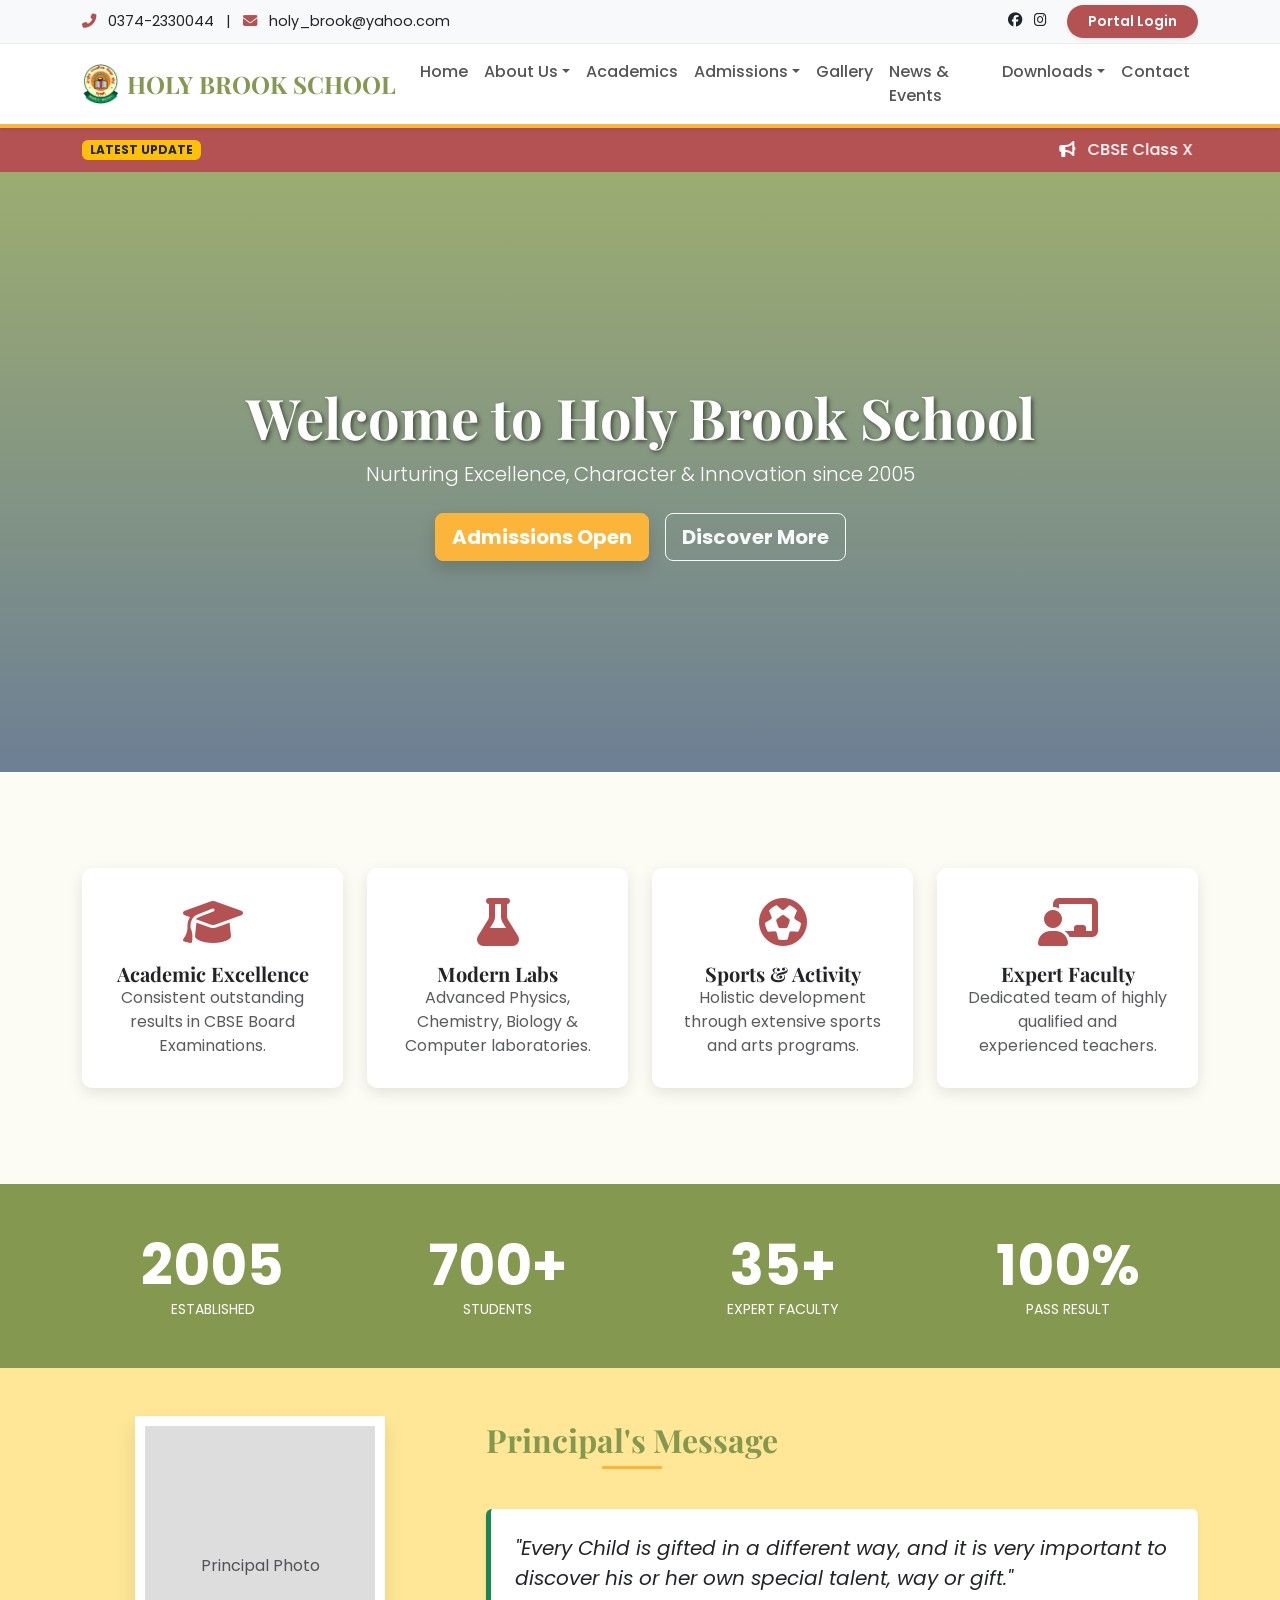
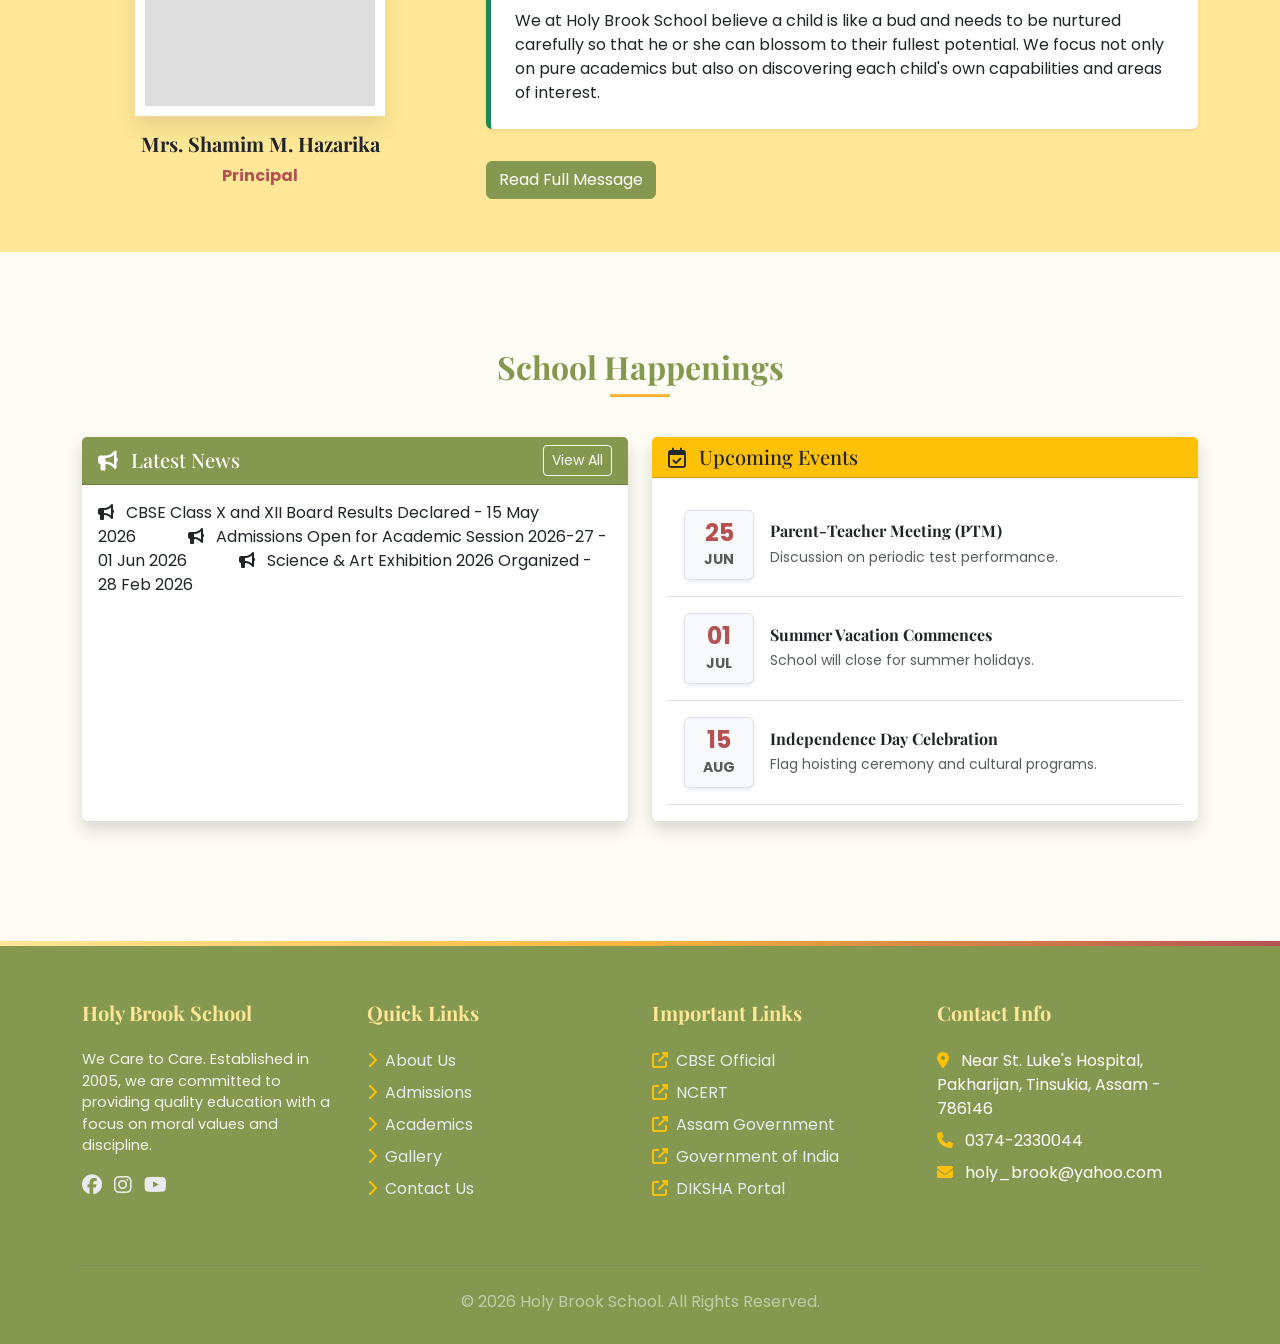
<file: index.html>
<!DOCTYPE html>
<html lang="en">
<head>
    <meta charset="UTF-8">
    <meta name="viewport" content="width=device-width, initial-scale=1.0">
    <title>Holy Brook School - We Care to Care</title>
    <!-- Bootstrap 5 CSS -->
    <link href="https://cdn.jsdelivr.net/npm/bootstrap@5.3.0/dist/css/bootstrap.min.css" rel="stylesheet">
    <!-- FontAwesome -->
    <link rel="stylesheet" href="https://cdnjs.cloudflare.com/ajax/libs/font-awesome/6.4.0/css/all.min.css">
    <!-- Google Fonts -->
    <link href="https://fonts.googleapis.com/css2?family=Playfair+Display:wght@500;700&family=Poppins:wght@300;400;500;600&display=swap" rel="stylesheet">
    <!-- AOS Animation -->
    <link href="https://unpkg.com/aos@2.3.1/dist/aos.css" rel="stylesheet">
    
    <link rel="stylesheet" href="css/style.css">
    <style>
    .hero-section {
        position: relative;
        height: 600px;
        background: linear-gradient(rgba(132, 153, 79, 0.8), rgba(13, 44, 84, 0.6)), url('https://source.unsplash.com/1600x900/?school,campus') no-repeat center center/cover;
        color: white;
        display: flex;
        align-items: center;
        text-align: center;
    }
    .hero-content h1 {
        font-size: 3.5rem;
        font-weight: 700;
        text-shadow: 2px 2px 4px rgba(0,0,0,0.5);
    }
    .news-marquee {
        background-color: var(--highlight-rust);
        color: white;
        padding: 10px 0;
        font-weight: 500;
    }
    .stat-card {
        background-color: white;
        padding: 30px;
        border-radius: 10px;
        transition: transform 0.3s;
        box-shadow: 0 5px 15px rgba(0,0,0,0.1);
    }
    .stat-card:hover {
        transform: translateY(-10px);
    }
    .stat-number {
        font-size: 2.5rem;
        font-weight: 700;
        color: var(--primary-sage);
    }
    .section-title {
        position: relative;
        display: inline-block;
        margin-bottom: 50px;
        color: var(--primary-sage);
        font-weight: 700;
    }
    .section-title::after {
        content: '';
        position: absolute;
        width: 60px;
        height: 3px;
        background-color: var(--accent-gold);
        bottom: -10px;
        left: 50%;
        transform: translateX(-50%);
    }
</style>
</head>
<body>

    <!-- Top Bar -->
    <div class="top-bar">
        <div class="container d-flex justify-content-between align-items-center">
            <div>
                <i class="fas fa-phone-alt me-2 text-rust"></i> 0374-2330044
                <span class="mx-2">|</span>
                <i class="fas fa-envelope me-2 text-rust"></i> holy_brook@yahoo.com
            </div>
            <div>
                <a href="#" class="text-dark me-2"><i class="fab fa-facebook transition-all"></i></a>
                <a href="#" class="text-dark me-2"><i class="fab fa-instagram"></i></a>
                <a href="#" class="btn btn-sm btn-portal ms-2 shadow-sm">Portal Login</a>
            </div>
        </div>
    </div>

    <!-- Navbar -->
    <nav class="navbar navbar-expand-lg navbar-light bg-white sticky-top shadow-sm">
        <div class="container">
            <a class="navbar-brand d-flex align-items-center" href="index.html">
                <img src="images/logo1.png" alt="Logo" class="me-2" style="height: 40px; width: auto;">
                <span>HOLY BROOK SCHOOL</span>
            </a>
            <button class="navbar-toggler" type="button" data-bs-toggle="collapse" data-bs-target="#navbarNav">
                <span class="navbar-toggler-icon"></span>
            </button>
            <div class="collapse navbar-collapse" id="navbarNav">
                <ul class="navbar-nav ms-auto">
                    <li class="nav-item"><a class="nav-link" href="index.html">Home</a></li>
                    
                    <li class="nav-item dropdown dropdown-hover">
                        <a class="nav-link dropdown-toggle" href="#" id="aboutDropdown" role="button" data-bs-toggle="dropdown">About Us</a>
                        <ul class="dropdown-menu animate__animated animate__fadeIn">
                            <li><a class="dropdown-item" href="about.html">School Profile</a></li>
                            <li><a class="dropdown-item" href="faculty.html">Faculty</a></li>
                            <li><a class="dropdown-item" href="mandatory-disclosure.html">Mandatory Disclosure</a></li>
                        </ul>
                    </li>

                    <li class="nav-item"><a class="nav-link" href="academics.html">Academics</a></li>
                    
                    <li class="nav-item dropdown dropdown-hover">
                        <a class="nav-link dropdown-toggle" href="#" id="admissionDropdown" role="button" data-bs-toggle="dropdown">Admissions</a>
                        <ul class="dropdown-menu animate__animated animate__fadeIn">
                            <li><a class="dropdown-item" href="admissions.html">Admission Process</a></li>
                            <li><a class="dropdown-item" href="apply-admission.html">Apply Online</a></li>
                        </ul>
                    </li>

                    <li class="nav-item"><a class="nav-link" href="gallery.html">Gallery</a></li>
                    <li class="nav-item"><a class="nav-link" href="news.html">News & Events</a></li>
                    
                    <li class="nav-item dropdown dropdown-hover">
                        <a class="nav-link dropdown-toggle" href="#" id="downloadDropdown" role="button" data-bs-toggle="dropdown">Downloads</a>
                        <ul class="dropdown-menu animate__animated animate__fadeIn">
                            <li><a class="dropdown-item" href="downloads.html">Resources</a></li>
                            <li><a class="dropdown-item" href="apply-tc.html">Apply for TC</a></li>
                        </ul>
                    </li>

                    <li class="nav-item"><a class="nav-link" href="contact.html">Contact</a></li>
                </ul>
            </div>
        </div>
    </nav>

    <!-- Main Content -->
    <!-- News Marquee -->
<div class="news-marquee">
    <div class="container d-flex align-items-center">
        <span class="badge bg-warning text-dark me-3">LATEST UPDATE</span>
        <marquee scrollamount="6">
            
            <span class="me-5"><i class="fas fa-bullhorn me-2"></i> CBSE Class X and XII Board Results Declared - 15 May 2026</span>
            <span class="me-5"><i class="fas fa-bullhorn me-2"></i> Admissions Open for Academic Session 2026-27 - 01 Jun 2026</span>
            <span class="me-5"><i class="fas fa-bullhorn me-2"></i> Science & Art Exhibition 2026 Organized - 28 Feb 2026</span>
        
        </marquee>
    </div>
</div>

<!-- Hero Section -->
<div class="hero-section">
    <div class="container" data-aos="zoom-in" data-aos-duration="1000">
        <div class="hero-content">
            <h1>Welcome to Holy Brook School</h1>
            <p class="lead mb-4">Nurturing Excellence, Character & Innovation since 2005</p>
            <div class="d-flex justify-content-center gap-3">
                <a href="admissions.html" class="btn btn-warning btn-lg fw-bold shadow">Admissions Open</a>
                <a href="about.html" class="btn btn-outline-light btn-lg fw-bold">Discover More</a>
            </div>
        </div>
    </div>
</div>

<!-- Highlights Section -->
<div class="container my-5 py-5">
    <div class="row text-center g-4">
        <div class="col-md-3" data-aos="fade-up" data-aos-delay="100">
            <div class="stat-card h-100">
                <i class="fas fa-graduation-cap fa-3x text-rust mb-3"></i>
                <h5 class="card-title fw-bold">Academic Excellence</h5>
                <p class="card-text text-muted">Consistent outstanding results in CBSE Board Examinations.</p>
            </div>
        </div>
        <div class="col-md-3" data-aos="fade-up" data-aos-delay="200">
            <div class="stat-card h-100">
                <i class="fas fa-flask fa-3x text-rust mb-3"></i>
                <h5 class="card-title fw-bold">Modern Labs</h5>
                <p class="card-text text-muted">Advanced Physics, Chemistry, Biology & Computer laboratories.</p>
            </div>
        </div>
        <div class="col-md-3" data-aos="fade-up" data-aos-delay="300">
            <div class="stat-card h-100">
                <i class="fas fa-futbol fa-3x text-rust mb-3"></i>
                <h5 class="card-title fw-bold">Sports & Activity</h5>
                <p class="card-text text-muted">Holistic development through extensive sports and arts programs.</p>
            </div>
        </div>
        <div class="col-md-3" data-aos="fade-up" data-aos-delay="400">
            <div class="stat-card h-100">
                <i class="fas fa-chalkboard-teacher fa-3x text-rust mb-3"></i>
                <h5 class="card-title fw-bold">Expert Faculty</h5>
                <p class="card-text text-muted">Dedicated team of highly qualified and experienced teachers.</p>
            </div>
        </div>
    </div>
</div>

<!-- Stats Counter -->
<div class="bg-school py-5 text-white">
    <div class="container">
        <div class="row text-center">
            <div class="col-md-3 mb-4 mb-md-0" data-aos="zoom-in">
                <div class="display-4 fw-bold text-secondary-cream">2005</div>
                <div class="text-uppercase small letter-spacing-2">Established</div>
            </div>
            <div class="col-md-3 mb-4 mb-md-0" data-aos="zoom-in" data-aos-delay="100">
                <div class="display-4 fw-bold text-secondary-cream">700+</div>
                <div class="text-uppercase small letter-spacing-2">Students</div>
            </div>
            <div class="col-md-3 mb-4 mb-md-0" data-aos="zoom-in" data-aos-delay="200">
                <div class="display-4 fw-bold text-secondary-cream">35+</div>
                <div class="text-uppercase small letter-spacing-2">Expert Faculty</div>
            </div>
            <div class="col-md-3" data-aos="zoom-in" data-aos-delay="300">
                <div class="display-4 fw-bold text-secondary-cream">100%</div>
                <div class="text-uppercase small letter-spacing-2">Pass Result</div>
            </div>
        </div>
    </div>
</div>

<!-- Principal Message -->
<div class="bg-cream py-5">
    <div class="container">
        <div class="row align-items-center">
            <div class="col-md-4 text-center" data-aos="fade-right">
                <div class="position-relative d-inline-block">
                    <!-- Placeholder -->
                    <div style="width: 250px; height: 300px; background-color: #ddd; border: 10px solid white; box-shadow: 0 10px 20px rgba(0,0,0,0.1);" class="d-flex align-items-center justify-content-center">
                        <span class="text-muted">Principal Photo</span>
                    </div>
                </div>
                <h5 class="mt-3 fw-bold">Mrs. Shamim M. Hazarika</h5>
                <p class="text-rust fw-bold">Principal</p>
            </div>
            <div class="col-md-8" data-aos="fade-left">
                <div class="ps-md-4">
                    <h2 class="section-title">Principal's Message</h2>
                    <blockquote class="blockquote bg-white p-4 rounded shadow-sm border-start border-5 border-success">
                        <p class="mb-3 fst-italic">"Every Child is gifted in a different way, and it is very important to discover his or her own special talent, way or gift."</p>
                        <p style="font-size: 1rem;">We at Holy Brook School believe a child is like a bud and needs to be nurtured carefully so that he or she can blossom to their fullest potential. We focus not only on pure academics but also on discovering each child's own capabilities and areas of interest.</p>
                    </blockquote>
                    <a href="about.html" class="btn btn-primary mt-3">Read Full Message</a>
                </div>
            </div>
        </div>
    </div>
</div>

<!-- News & Events -->
<div class="container my-5 py-5">
    <h2 class="text-center section-title w-100" data-aos="fade-up">School Happenings</h2>
    <div class="row">
        <div class="col-md-6 mb-4" data-aos="fade-right">
            <div class="card h-100 shadow border-0">
                <div class="card-header bg-school text-white d-flex justify-content-between align-items-center">
                    <h5 class="mb-0"><i class="fas fa-bullhorn me-2"></i> Latest News</h5>
                    <a href="news.html" class="btn btn-sm btn-outline-light">View All</a>
                </div>
                <div class="card-body">
                    
            <span class="me-5"><i class="fas fa-bullhorn me-2"></i> CBSE Class X and XII Board Results Declared - 15 May 2026</span>
            <span class="me-5"><i class="fas fa-bullhorn me-2"></i> Admissions Open for Academic Session 2026-27 - 01 Jun 2026</span>
            <span class="me-5"><i class="fas fa-bullhorn me-2"></i> Science & Art Exhibition 2026 Organized - 28 Feb 2026</span>
        
                </div>
            </div>
        </div>
        <div class="col-md-6 mb-4" data-aos="fade-left">
            <div class="card h-100 shadow border-0">
                <div class="card-header bg-warning text-dark d-flex justify-content-between align-items-center">
                    <h5 class="mb-0"><i class="far fa-calendar-check me-2"></i> Upcoming Events</h5>
                </div>
                <div class="card-body">
                    
            <ul class="list-group list-group-flush">
                <li class="list-group-item border-0 border-bottom py-3 d-flex align-items-center">
                    <div class="bg-light border rounded text-center p-2 me-3 shadow-sm" style="min-width: 70px;">
                        <div class="h4 fw-bold text-rust mb-0">25</div>
                        <small class="text-uppercase fw-bold text-muted">Jun</small>
                    </div>
                    <div>
                        <h6 class="mb-1 fw-bold">Parent-Teacher Meeting (PTM)</h6>
                        <small class="text-muted">Discussion on periodic test performance.</small>
                    </div>
                </li>
                <li class="list-group-item border-0 border-bottom py-3 d-flex align-items-center">
                    <div class="bg-light border rounded text-center p-2 me-3 shadow-sm" style="min-width: 70px;">
                        <div class="h4 fw-bold text-rust mb-0">01</div>
                        <small class="text-uppercase fw-bold text-muted">Jul</small>
                    </div>
                    <div>
                        <h6 class="mb-1 fw-bold">Summer Vacation Commences</h6>
                        <small class="text-muted">School will close for summer holidays.</small>
                    </div>
                </li>
                <li class="list-group-item border-0 border-bottom py-3 d-flex align-items-center">
                    <div class="bg-light border rounded text-center p-2 me-3 shadow-sm" style="min-width: 70px;">
                        <div class="h4 fw-bold text-rust mb-0">15</div>
                        <small class="text-uppercase fw-bold text-muted">Aug</small>
                    </div>
                    <div>
                        <h6 class="mb-1 fw-bold">Independence Day Celebration</h6>
                        <small class="text-muted">Flag hoisting ceremony and cultural programs.</small>
                    </div>
                </li>
            </ul>
        
                </div>
            </div>
        </div>
    </div>
</div>

    <!-- Footer -->
    <footer>
        <div class="container">
            <div class="row">
                <div class="col-md-3 mb-4">
                    <h5 class="fw-bold">Holy Brook School</h5>
                    <p style="font-size: 0.9em; opacity: 0.9;">We Care to Care. Established in 2005, we are committed to providing quality education with a focus on moral values and discipline.</p>
                    <div class="mt-3">
                        <a href="#" class="me-2"><i class="fab fa-facebook fa-lg"></i></a>
                        <a href="#" class="me-2"><i class="fab fa-instagram fa-lg"></i></a>
                        <a href="#" class="me-2"><i class="fab fa-youtube fa-lg"></i></a>
                    </div>
                </div>
                <div class="col-md-3 mb-4">
                    <h5 class="fw-bold">Quick Links</h5>
                    <ul class="list-unstyled">
                        <li><a href="about.html"><i class="fas fa-chevron-right me-2 text-warning"></i>About Us</a></li>
                        <li><a href="admissions.html"><i class="fas fa-chevron-right me-2 text-warning"></i>Admissions</a></li>
                        <li><a href="academics.html"><i class="fas fa-chevron-right me-2 text-warning"></i>Academics</a></li>
                        <li><a href="gallery.html"><i class="fas fa-chevron-right me-2 text-warning"></i>Gallery</a></li>
                        <li><a href="contact.html"><i class="fas fa-chevron-right me-2 text-warning"></i>Contact Us</a></li>
                    </ul>
                </div>
                <div class="col-md-3 mb-4">
                    <h5 class="fw-bold">Important Links</h5>
                    <ul class="list-unstyled">
                        <li><a href="https://www.cbse.gov.in/" target="_blank"><i class="fas fa-external-link-alt me-2 text-warning"></i>CBSE Official</a></li>
                        <li><a href="https://ncert.nic.in/" target="_blank"><i class="fas fa-external-link-alt me-2 text-warning"></i>NCERT</a></li>
                        <li><a href="https://assam.gov.in/" target="_blank"><i class="fas fa-external-link-alt me-2 text-warning"></i>Assam Government</a></li>
                        <li><a href="https://www.india.gov.in/" target="_blank"><i class="fas fa-external-link-alt me-2 text-warning"></i>Government of India</a></li>
                        <li><a href="https://diksha.gov.in/" target="_blank"><i class="fas fa-external-link-alt me-2 text-warning"></i>DIKSHA Portal</a></li>
                    </ul>
                </div>
                <div class="col-md-3 mb-4">
                    <h5 class="fw-bold">Contact Info</h5>
                    <p class="mb-2"><i class="fas fa-map-marker-alt me-2 text-warning"></i> Near St. Luke's Hospital, Pakharijan, Tinsukia, Assam - 786146</p>
                    <p class="mb-2"><i class="fas fa-phone me-2 text-warning"></i> 0374-2330044</p>
                    <p class="mb-2"><i class="fas fa-envelope me-2 text-warning"></i> holy_brook@yahoo.com</p>
                </div>
            </div>
            <hr class="border-secondary my-4">
            <div class="text-center">
                <p class="mb-0 text-white-50">&copy; 2026 Holy Brook School. All Rights Reserved.</p>
            </div>
        </div>
    </footer>

    <!-- Bootstrap 5 JS -->
    <script src="https://cdn.jsdelivr.net/npm/bootstrap@5.3.0/dist/js/bootstrap.bundle.min.js"></script>
    <!-- AOS Animation JS -->
    <script src="https://unpkg.com/aos@2.3.1/dist/aos.js"></script>
    <script>
        AOS.init({
            duration: 1000,
            once: true,
            offset: 100
        });
    </script>
    
</body>
</html>
</file>
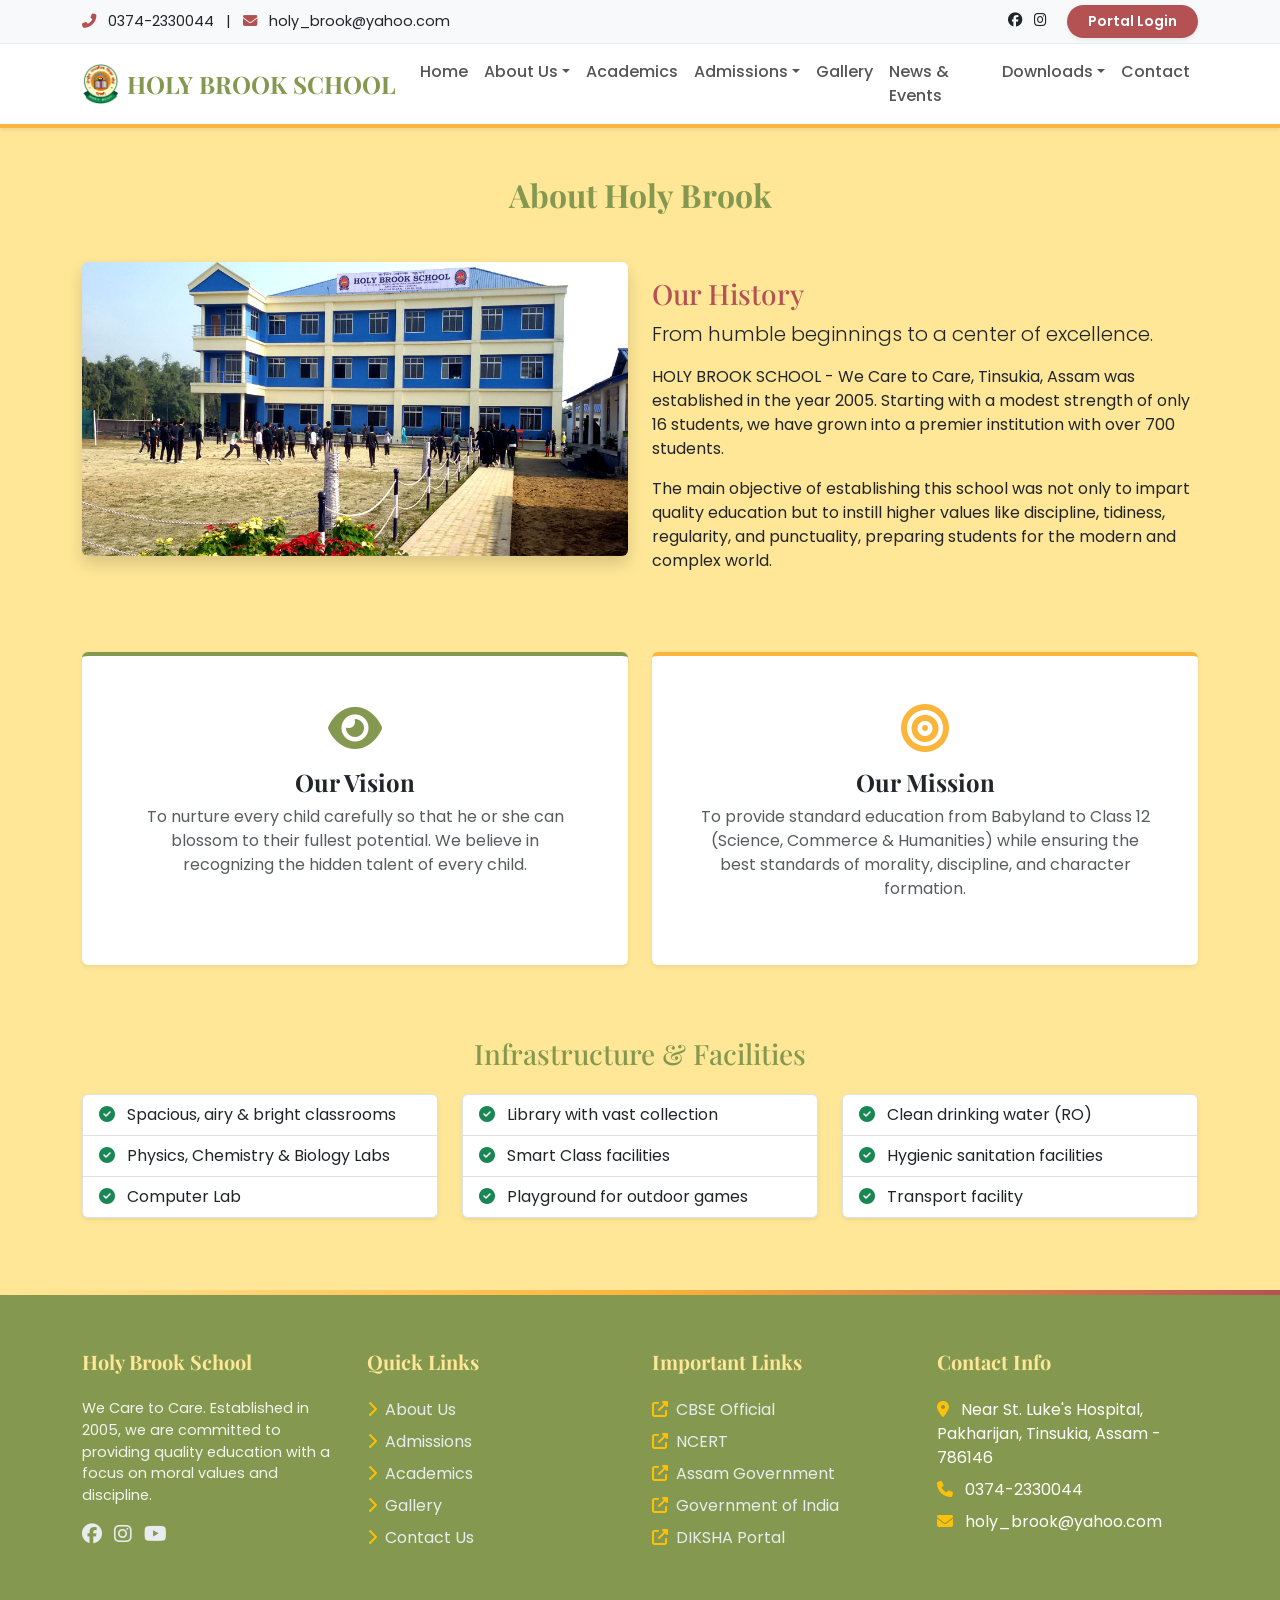
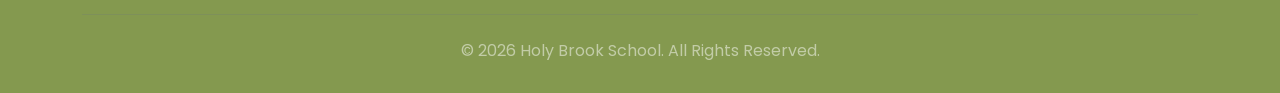
<file: about.html>
<!DOCTYPE html>
<html lang="en">
<head>
    <meta charset="UTF-8">
    <meta name="viewport" content="width=device-width, initial-scale=1.0">
    <title>Holy Brook School - We Care to Care</title>
    <!-- Bootstrap 5 CSS -->
    <link href="https://cdn.jsdelivr.net/npm/bootstrap@5.3.0/dist/css/bootstrap.min.css" rel="stylesheet">
    <!-- FontAwesome -->
    <link rel="stylesheet" href="https://cdnjs.cloudflare.com/ajax/libs/font-awesome/6.4.0/css/all.min.css">
    <!-- Google Fonts -->
    <link href="https://fonts.googleapis.com/css2?family=Playfair+Display:wght@500;700&family=Poppins:wght@300;400;500;600&display=swap" rel="stylesheet">
    <!-- AOS Animation -->
    <link href="https://unpkg.com/aos@2.3.1/dist/aos.css" rel="stylesheet">
    
    <link rel="stylesheet" href="css/style.css">
    
</head>
<body>

    <!-- Top Bar -->
    <div class="top-bar">
        <div class="container d-flex justify-content-between align-items-center">
            <div>
                <i class="fas fa-phone-alt me-2 text-rust"></i> 0374-2330044
                <span class="mx-2">|</span>
                <i class="fas fa-envelope me-2 text-rust"></i> holy_brook@yahoo.com
            </div>
            <div>
                <a href="#" class="text-dark me-2"><i class="fab fa-facebook transition-all"></i></a>
                <a href="#" class="text-dark me-2"><i class="fab fa-instagram"></i></a>
                <a href="#" class="btn btn-sm btn-portal ms-2 shadow-sm">Portal Login</a>
            </div>
        </div>
    </div>

    <!-- Navbar -->
    <nav class="navbar navbar-expand-lg navbar-light bg-white sticky-top shadow-sm">
        <div class="container">
            <a class="navbar-brand d-flex align-items-center" href="index.html">
                <img src="images/logo1.png" alt="Logo" class="me-2" style="height: 40px; width: auto;">
                <span>HOLY BROOK SCHOOL</span>
            </a>
            <button class="navbar-toggler" type="button" data-bs-toggle="collapse" data-bs-target="#navbarNav">
                <span class="navbar-toggler-icon"></span>
            </button>
            <div class="collapse navbar-collapse" id="navbarNav">
                <ul class="navbar-nav ms-auto">
                    <li class="nav-item"><a class="nav-link" href="index.html">Home</a></li>
                    
                    <li class="nav-item dropdown dropdown-hover">
                        <a class="nav-link dropdown-toggle" href="#" id="aboutDropdown" role="button" data-bs-toggle="dropdown">About Us</a>
                        <ul class="dropdown-menu animate__animated animate__fadeIn">
                            <li><a class="dropdown-item" href="about.html">School Profile</a></li>
                            <li><a class="dropdown-item" href="faculty.html">Faculty</a></li>
                            <li><a class="dropdown-item" href="mandatory-disclosure.html">Mandatory Disclosure</a></li>
                        </ul>
                    </li>

                    <li class="nav-item"><a class="nav-link" href="academics.html">Academics</a></li>
                    
                    <li class="nav-item dropdown dropdown-hover">
                        <a class="nav-link dropdown-toggle" href="#" id="admissionDropdown" role="button" data-bs-toggle="dropdown">Admissions</a>
                        <ul class="dropdown-menu animate__animated animate__fadeIn">
                            <li><a class="dropdown-item" href="admissions.html">Admission Process</a></li>
                            <li><a class="dropdown-item" href="apply-admission.html">Apply Online</a></li>
                        </ul>
                    </li>

                    <li class="nav-item"><a class="nav-link" href="gallery.html">Gallery</a></li>
                    <li class="nav-item"><a class="nav-link" href="news.html">News & Events</a></li>
                    
                    <li class="nav-item dropdown dropdown-hover">
                        <a class="nav-link dropdown-toggle" href="#" id="downloadDropdown" role="button" data-bs-toggle="dropdown">Downloads</a>
                        <ul class="dropdown-menu animate__animated animate__fadeIn">
                            <li><a class="dropdown-item" href="downloads.html">Resources</a></li>
                            <li><a class="dropdown-item" href="apply-tc.html">Apply for TC</a></li>
                        </ul>
                    </li>

                    <li class="nav-item"><a class="nav-link" href="contact.html">Contact</a></li>
                </ul>
            </div>
        </div>
    </nav>

    <!-- Main Content -->
    <div class="bg-cream py-5">
    <div class="container">
        <h2 class="text-center text-school mb-5 fw-bold" data-aos="fade-down">About Holy Brook</h2>
        
        

        
        <div class="row align-items-center mb-5">
            <div class="col-lg-6" data-aos="fade-right">
                <!-- Placeholder for School Image -->
               <div class="text-center mb-5" data-aos="fade-up">
                    <img src="images/building1.jpg" alt="School Building" class="img-fluid rounded shadow" style="max-height: 400px; width: auto;">
                </div>
            </div>
            <div class="col-lg-6" data-aos="fade-left">
                <h3 class="mt-3 mt-lg-0 text-rust">Our History</h3>
                <p class="lead">From humble beginnings to a center of excellence.</p>
                <p>HOLY BROOK SCHOOL - We Care to Care, Tinsukia, Assam was established in the year 2005. Starting with a modest strength of only 16 students, we have grown into a premier institution with over 700 students.</p>
                <p>The main objective of establishing this school was not only to impart quality education but to instill higher values like discipline, tidiness, regularity, and punctuality, preparing students for the modern and complex world.</p>
            </div>
        </div>

        <div class="row mb-5">
            <div class="col-md-6 mb-4" data-aos="flip-left" data-aos-delay="100">
                <div class="card h-100 border-0 shadow-sm" style="border-top: 4px solid var(--primary-sage) !important;">
                    <div class="card-body text-center p-5">
                        <i class="fas fa-eye fa-3x text-school mb-3"></i>
                        <h4 class="fw-bold">Our Vision</h4>
                        <p class="text-muted">To nurture every child carefully so that he or she can blossom to their fullest potential. We believe in recognizing the hidden talent of every child.</p>
                    </div>
                </div>
            </div>
            <div class="col-md-6 mb-4" data-aos="flip-right" data-aos-delay="200">
                <div class="card h-100 border-0 shadow-sm" style="border-top: 4px solid var(--accent-gold) !important;">
                    <div class="card-body text-center p-5">
                        <i class="fas fa-bullseye fa-3x text-gold mb-3"></i>
                        <h4 class="fw-bold">Our Mission</h4>
                        <p class="text-muted">To provide standard education from Babyland to Class 12 (Science, Commerce & Humanities) while ensuring the best standards of morality, discipline, and character formation.</p>
                    </div>
                </div>
            </div>
        </div>

        <h3 class="text-school mb-4 text-center" data-aos="fade-up">Infrastructure & Facilities</h3>
        <div class="row">
            <div class="col-md-4 mb-4" data-aos="fade-up" data-aos-delay="100">
                <ul class="list-group shadow-sm">
                    <li class="list-group-item"><i class="fas fa-check-circle text-success me-2"></i> Spacious, airy & bright classrooms</li>
                    <li class="list-group-item"><i class="fas fa-check-circle text-success me-2"></i> Physics, Chemistry & Biology Labs</li>
                    <li class="list-group-item"><i class="fas fa-check-circle text-success me-2"></i> Computer Lab</li>
                </ul>
            </div>
            <div class="col-md-4 mb-4" data-aos="fade-up" data-aos-delay="200">
                <ul class="list-group shadow-sm">
                    <li class="list-group-item"><i class="fas fa-check-circle text-success me-2"></i> Library with vast collection</li>
                    <li class="list-group-item"><i class="fas fa-check-circle text-success me-2"></i> Smart Class facilities</li>
                    <li class="list-group-item"><i class="fas fa-check-circle text-success me-2"></i> Playground for outdoor games</li>
                </ul>
            </div>
            <div class="col-md-4 mb-4" data-aos="fade-up" data-aos-delay="300">
                <ul class="list-group shadow-sm">
                    <li class="list-group-item"><i class="fas fa-check-circle text-success me-2"></i> Clean drinking water (RO)</li>
                    <li class="list-group-item"><i class="fas fa-check-circle text-success me-2"></i> Hygienic sanitation facilities</li>
                    <li class="list-group-item"><i class="fas fa-check-circle text-success me-2"></i> Transport facility</li>
                </ul>
            </div>
        </div>
    </div>
</div>

    <!-- Footer -->
    <footer>
        <div class="container">
            <div class="row">
                <div class="col-md-3 mb-4">
                    <h5 class="fw-bold">Holy Brook School</h5>
                    <p style="font-size: 0.9em; opacity: 0.9;">We Care to Care. Established in 2005, we are committed to providing quality education with a focus on moral values and discipline.</p>
                    <div class="mt-3">
                        <a href="#" class="me-2"><i class="fab fa-facebook fa-lg"></i></a>
                        <a href="#" class="me-2"><i class="fab fa-instagram fa-lg"></i></a>
                        <a href="#" class="me-2"><i class="fab fa-youtube fa-lg"></i></a>
                    </div>
                </div>
                <div class="col-md-3 mb-4">
                    <h5 class="fw-bold">Quick Links</h5>
                    <ul class="list-unstyled">
                        <li><a href="about.html"><i class="fas fa-chevron-right me-2 text-warning"></i>About Us</a></li>
                        <li><a href="admissions.html"><i class="fas fa-chevron-right me-2 text-warning"></i>Admissions</a></li>
                        <li><a href="academics.html"><i class="fas fa-chevron-right me-2 text-warning"></i>Academics</a></li>
                        <li><a href="gallery.html"><i class="fas fa-chevron-right me-2 text-warning"></i>Gallery</a></li>
                        <li><a href="contact.html"><i class="fas fa-chevron-right me-2 text-warning"></i>Contact Us</a></li>
                    </ul>
                </div>
                <div class="col-md-3 mb-4">
                    <h5 class="fw-bold">Important Links</h5>
                    <ul class="list-unstyled">
                        <li><a href="https://www.cbse.gov.in/" target="_blank"><i class="fas fa-external-link-alt me-2 text-warning"></i>CBSE Official</a></li>
                        <li><a href="https://ncert.nic.in/" target="_blank"><i class="fas fa-external-link-alt me-2 text-warning"></i>NCERT</a></li>
                        <li><a href="https://assam.gov.in/" target="_blank"><i class="fas fa-external-link-alt me-2 text-warning"></i>Assam Government</a></li>
                        <li><a href="https://www.india.gov.in/" target="_blank"><i class="fas fa-external-link-alt me-2 text-warning"></i>Government of India</a></li>
                        <li><a href="https://diksha.gov.in/" target="_blank"><i class="fas fa-external-link-alt me-2 text-warning"></i>DIKSHA Portal</a></li>
                    </ul>
                </div>
                <div class="col-md-3 mb-4">
                    <h5 class="fw-bold">Contact Info</h5>
                    <p class="mb-2"><i class="fas fa-map-marker-alt me-2 text-warning"></i> Near St. Luke's Hospital, Pakharijan, Tinsukia, Assam - 786146</p>
                    <p class="mb-2"><i class="fas fa-phone me-2 text-warning"></i> 0374-2330044</p>
                    <p class="mb-2"><i class="fas fa-envelope me-2 text-warning"></i> holy_brook@yahoo.com</p>
                </div>
            </div>
            <hr class="border-secondary my-4">
            <div class="text-center">
                <p class="mb-0 text-white-50">&copy; 2026 Holy Brook School. All Rights Reserved.</p>
            </div>
        </div>
    </footer>

    <!-- Bootstrap 5 JS -->
    <script src="https://cdn.jsdelivr.net/npm/bootstrap@5.3.0/dist/js/bootstrap.bundle.min.js"></script>
    <!-- AOS Animation JS -->
    <script src="https://unpkg.com/aos@2.3.1/dist/aos.js"></script>
    <script>
        AOS.init({
            duration: 1000,
            once: true,
            offset: 100
        });
    </script>
    
</body>
</html>
</file>
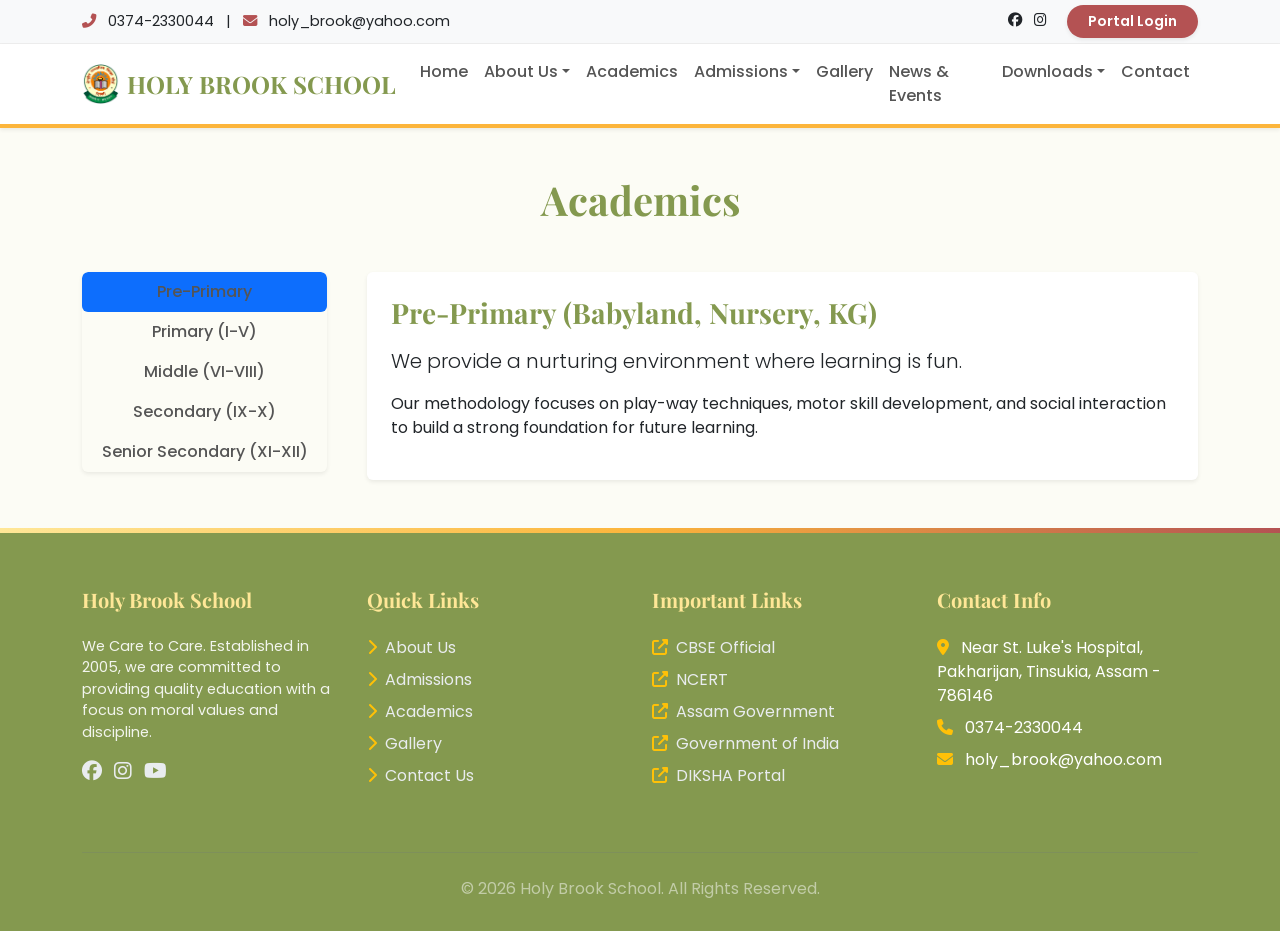
<file: academics.html>
<!DOCTYPE html>
<html lang="en">
<head>
    <meta charset="UTF-8">
    <meta name="viewport" content="width=device-width, initial-scale=1.0">
    <title>Holy Brook School - We Care to Care</title>
    <!-- Bootstrap 5 CSS -->
    <link href="https://cdn.jsdelivr.net/npm/bootstrap@5.3.0/dist/css/bootstrap.min.css" rel="stylesheet">
    <!-- FontAwesome -->
    <link rel="stylesheet" href="https://cdnjs.cloudflare.com/ajax/libs/font-awesome/6.4.0/css/all.min.css">
    <!-- Google Fonts -->
    <link href="https://fonts.googleapis.com/css2?family=Playfair+Display:wght@500;700&family=Poppins:wght@300;400;500;600&display=swap" rel="stylesheet">
    <!-- AOS Animation -->
    <link href="https://unpkg.com/aos@2.3.1/dist/aos.css" rel="stylesheet">
    
    <link rel="stylesheet" href="css/style.css">
    
</head>
<body>

    <!-- Top Bar -->
    <div class="top-bar">
        <div class="container d-flex justify-content-between align-items-center">
            <div>
                <i class="fas fa-phone-alt me-2 text-rust"></i> 0374-2330044
                <span class="mx-2">|</span>
                <i class="fas fa-envelope me-2 text-rust"></i> holy_brook@yahoo.com
            </div>
            <div>
                <a href="#" class="text-dark me-2"><i class="fab fa-facebook transition-all"></i></a>
                <a href="#" class="text-dark me-2"><i class="fab fa-instagram"></i></a>
                <a href="#" class="btn btn-sm btn-portal ms-2 shadow-sm">Portal Login</a>
            </div>
        </div>
    </div>

    <!-- Navbar -->
    <nav class="navbar navbar-expand-lg navbar-light bg-white sticky-top shadow-sm">
        <div class="container">
            <a class="navbar-brand d-flex align-items-center" href="index.html">
                <img src="images/logo1.png" alt="Logo" class="me-2" style="height: 40px; width: auto;">
                <span>HOLY BROOK SCHOOL</span>
            </a>
            <button class="navbar-toggler" type="button" data-bs-toggle="collapse" data-bs-target="#navbarNav">
                <span class="navbar-toggler-icon"></span>
            </button>
            <div class="collapse navbar-collapse" id="navbarNav">
                <ul class="navbar-nav ms-auto">
                    <li class="nav-item"><a class="nav-link" href="index.html">Home</a></li>
                    
                    <li class="nav-item dropdown dropdown-hover">
                        <a class="nav-link dropdown-toggle" href="#" id="aboutDropdown" role="button" data-bs-toggle="dropdown">About Us</a>
                        <ul class="dropdown-menu animate__animated animate__fadeIn">
                            <li><a class="dropdown-item" href="about.html">School Profile</a></li>
                            <li><a class="dropdown-item" href="faculty.html">Faculty</a></li>
                            <li><a class="dropdown-item" href="mandatory-disclosure.html">Mandatory Disclosure</a></li>
                        </ul>
                    </li>

                    <li class="nav-item"><a class="nav-link" href="academics.html">Academics</a></li>
                    
                    <li class="nav-item dropdown dropdown-hover">
                        <a class="nav-link dropdown-toggle" href="#" id="admissionDropdown" role="button" data-bs-toggle="dropdown">Admissions</a>
                        <ul class="dropdown-menu animate__animated animate__fadeIn">
                            <li><a class="dropdown-item" href="admissions.html">Admission Process</a></li>
                            <li><a class="dropdown-item" href="apply-admission.html">Apply Online</a></li>
                        </ul>
                    </li>

                    <li class="nav-item"><a class="nav-link" href="gallery.html">Gallery</a></li>
                    <li class="nav-item"><a class="nav-link" href="news.html">News & Events</a></li>
                    
                    <li class="nav-item dropdown dropdown-hover">
                        <a class="nav-link dropdown-toggle" href="#" id="downloadDropdown" role="button" data-bs-toggle="dropdown">Downloads</a>
                        <ul class="dropdown-menu animate__animated animate__fadeIn">
                            <li><a class="dropdown-item" href="downloads.html">Resources</a></li>
                            <li><a class="dropdown-item" href="apply-tc.html">Apply for TC</a></li>
                        </ul>
                    </li>

                    <li class="nav-item"><a class="nav-link" href="contact.html">Contact</a></li>
                </ul>
            </div>
        </div>
    </nav>

    <!-- Main Content -->
    <div class="container my-5">
    <h1 class="text-center text-school mb-5 fw-bold" data-aos="fade-down">Academics</h1>

    <div class="row">
        <div class="col-md-3" data-aos="fade-right">
            <div class="nav flex-column nav-pills me-3 shadow-sm rounded overflow-hidden" id="v-pills-tab" role="tablist" aria-orientation="vertical">
                <button class="nav-link active" id="v-pills-pre-primary-tab" data-bs-toggle="pill" data-bs-target="#v-pills-pre-primary" type="button" role="tab">Pre-Primary</button>
                <button class="nav-link" id="v-pills-primary-tab" data-bs-toggle="pill" data-bs-target="#v-pills-primary" type="button" role="tab">Primary (I-V)</button>
                <button class="nav-link" id="v-pills-middle-tab" data-bs-toggle="pill" data-bs-target="#v-pills-middle" type="button" role="tab">Middle (VI-VIII)</button>
                <button class="nav-link" id="v-pills-secondary-tab" data-bs-toggle="pill" data-bs-target="#v-pills-secondary" type="button" role="tab">Secondary (IX-X)</button>
                <button class="nav-link" id="v-pills-senior-tab" data-bs-toggle="pill" data-bs-target="#v-pills-senior" type="button" role="tab">Senior Secondary (XI-XII)</button>
            </div>
        </div>
        <div class="col-md-9" data-aos="fade-left">
            <div class="tab-content p-4 bg-white shadow-sm rounded" id="v-pills-tabContent">
                <div class="tab-pane fade show active" id="v-pills-pre-primary" role="tabpanel">
                    <h3 class="text-school fw-bold mb-3">Pre-Primary (Babyland, Nursery, KG)</h3>
                    <p class="lead">We provide a nurturing environment where learning is fun.</p>
                    <p>Our methodology focuses on play-way techniques, motor skill development, and social interaction to build a strong foundation for future learning.</p>
                </div>
                <div class="tab-pane fade" id="v-pills-primary" role="tabpanel">
                    <h3 class="text-school fw-bold mb-3">Primary (Classes I - V)</h3>
                    <p>The curriculum emphasizes foundational literacy and numeracy. Subjects include English, Hindi, Mathematics, EVS, and Computer Science.</p>
                    <ul>
                        <li>Activity-based learning</li>
                        <li>Focus on language development</li>
                        <li>Introduction to co-curricular activities</li>
                    </ul>
                </div>
                <div class="tab-pane fade" id="v-pills-middle" role="tabpanel">
                     <h3 class="text-school fw-bold mb-3">Middle (Classes VI - VIII)</h3>
                    <p>Transitioning to more structured learning. Subjects expand to include Science (Physics, Chemistry, Biology), Social Science (History, Geography, Civics), and Third Language.</p>
                </div>
                <div class="tab-pane fade" id="v-pills-secondary" role="tabpanel">
                    <h3 class="text-school fw-bold mb-3">Secondary (Classes IX - X)</h3>
                    <p>Rigorous preparation for board examinations following the CBSE curriculum. Focus on conceptual clarity and application of knowledge.</p>
                    <p><strong>Subjects:</strong> English, Hindi/Assamese, Mathematics, Science, Social Science, Information Technology.</p>
                </div>
                <div class="tab-pane fade" id="v-pills-senior" role="tabpanel">
                    <h3 class="text-school fw-bold mb-3">Senior Secondary (Classes XI - XII)</h3>
                    <p>We offer three streams with specialized faculty and well-equipped labs.</p>
                    <div class="row mt-4">
                        <div class="col-md-4 mb-3">
                            <div class="card h-100 border-success shadow-sm">
                                <div class="card-header bg-success text-white">Science</div>
                                <div class="card-body">
                                    <p>Physics, Chemistry, Mathematics/Biology, English, Physical Education/Computer Science.</p>
                                </div>
                            </div>
                        </div>
                        <div class="col-md-4 mb-3">
                            <div class="card h-100 border-warning shadow-sm">
                                <div class="card-header bg-warning text-dark">Commerce</div>
                                <div class="card-body">
                                    <p>Accountancy, Business Studies, Economics, English, Mathematics/IP/PE.</p>
                                </div>
                            </div>
                        </div>
                        <div class="col-md-4 mb-3">
                            <div class="card h-100 border-secondary shadow-sm">
                                <div class="card-header bg-secondary text-white">Humanities</div>
                                <div class="card-body">
                                    <p>History, Political Science, Sociology/Economics, English, IP/PE.</p>
                                </div>
                            </div>
                        </div>
                    </div>
                </div>
            </div>
        </div>
    </div>
</div>

    <!-- Footer -->
    <footer>
        <div class="container">
            <div class="row">
                <div class="col-md-3 mb-4">
                    <h5 class="fw-bold">Holy Brook School</h5>
                    <p style="font-size: 0.9em; opacity: 0.9;">We Care to Care. Established in 2005, we are committed to providing quality education with a focus on moral values and discipline.</p>
                    <div class="mt-3">
                        <a href="#" class="me-2"><i class="fab fa-facebook fa-lg"></i></a>
                        <a href="#" class="me-2"><i class="fab fa-instagram fa-lg"></i></a>
                        <a href="#" class="me-2"><i class="fab fa-youtube fa-lg"></i></a>
                    </div>
                </div>
                <div class="col-md-3 mb-4">
                    <h5 class="fw-bold">Quick Links</h5>
                    <ul class="list-unstyled">
                        <li><a href="about.html"><i class="fas fa-chevron-right me-2 text-warning"></i>About Us</a></li>
                        <li><a href="admissions.html"><i class="fas fa-chevron-right me-2 text-warning"></i>Admissions</a></li>
                        <li><a href="academics.html"><i class="fas fa-chevron-right me-2 text-warning"></i>Academics</a></li>
                        <li><a href="gallery.html"><i class="fas fa-chevron-right me-2 text-warning"></i>Gallery</a></li>
                        <li><a href="contact.html"><i class="fas fa-chevron-right me-2 text-warning"></i>Contact Us</a></li>
                    </ul>
                </div>
                <div class="col-md-3 mb-4">
                    <h5 class="fw-bold">Important Links</h5>
                    <ul class="list-unstyled">
                        <li><a href="https://www.cbse.gov.in/" target="_blank"><i class="fas fa-external-link-alt me-2 text-warning"></i>CBSE Official</a></li>
                        <li><a href="https://ncert.nic.in/" target="_blank"><i class="fas fa-external-link-alt me-2 text-warning"></i>NCERT</a></li>
                        <li><a href="https://assam.gov.in/" target="_blank"><i class="fas fa-external-link-alt me-2 text-warning"></i>Assam Government</a></li>
                        <li><a href="https://www.india.gov.in/" target="_blank"><i class="fas fa-external-link-alt me-2 text-warning"></i>Government of India</a></li>
                        <li><a href="https://diksha.gov.in/" target="_blank"><i class="fas fa-external-link-alt me-2 text-warning"></i>DIKSHA Portal</a></li>
                    </ul>
                </div>
                <div class="col-md-3 mb-4">
                    <h5 class="fw-bold">Contact Info</h5>
                    <p class="mb-2"><i class="fas fa-map-marker-alt me-2 text-warning"></i> Near St. Luke's Hospital, Pakharijan, Tinsukia, Assam - 786146</p>
                    <p class="mb-2"><i class="fas fa-phone me-2 text-warning"></i> 0374-2330044</p>
                    <p class="mb-2"><i class="fas fa-envelope me-2 text-warning"></i> holy_brook@yahoo.com</p>
                </div>
            </div>
            <hr class="border-secondary my-4">
            <div class="text-center">
                <p class="mb-0 text-white-50">&copy; 2026 Holy Brook School. All Rights Reserved.</p>
            </div>
        </div>
    </footer>

    <!-- Bootstrap 5 JS -->
    <script src="https://cdn.jsdelivr.net/npm/bootstrap@5.3.0/dist/js/bootstrap.bundle.min.js"></script>
    <!-- AOS Animation JS -->
    <script src="https://unpkg.com/aos@2.3.1/dist/aos.js"></script>
    <script>
        AOS.init({
            duration: 1000,
            once: true,
            offset: 100
        });
    </script>
    
</body>
</html>
</file>
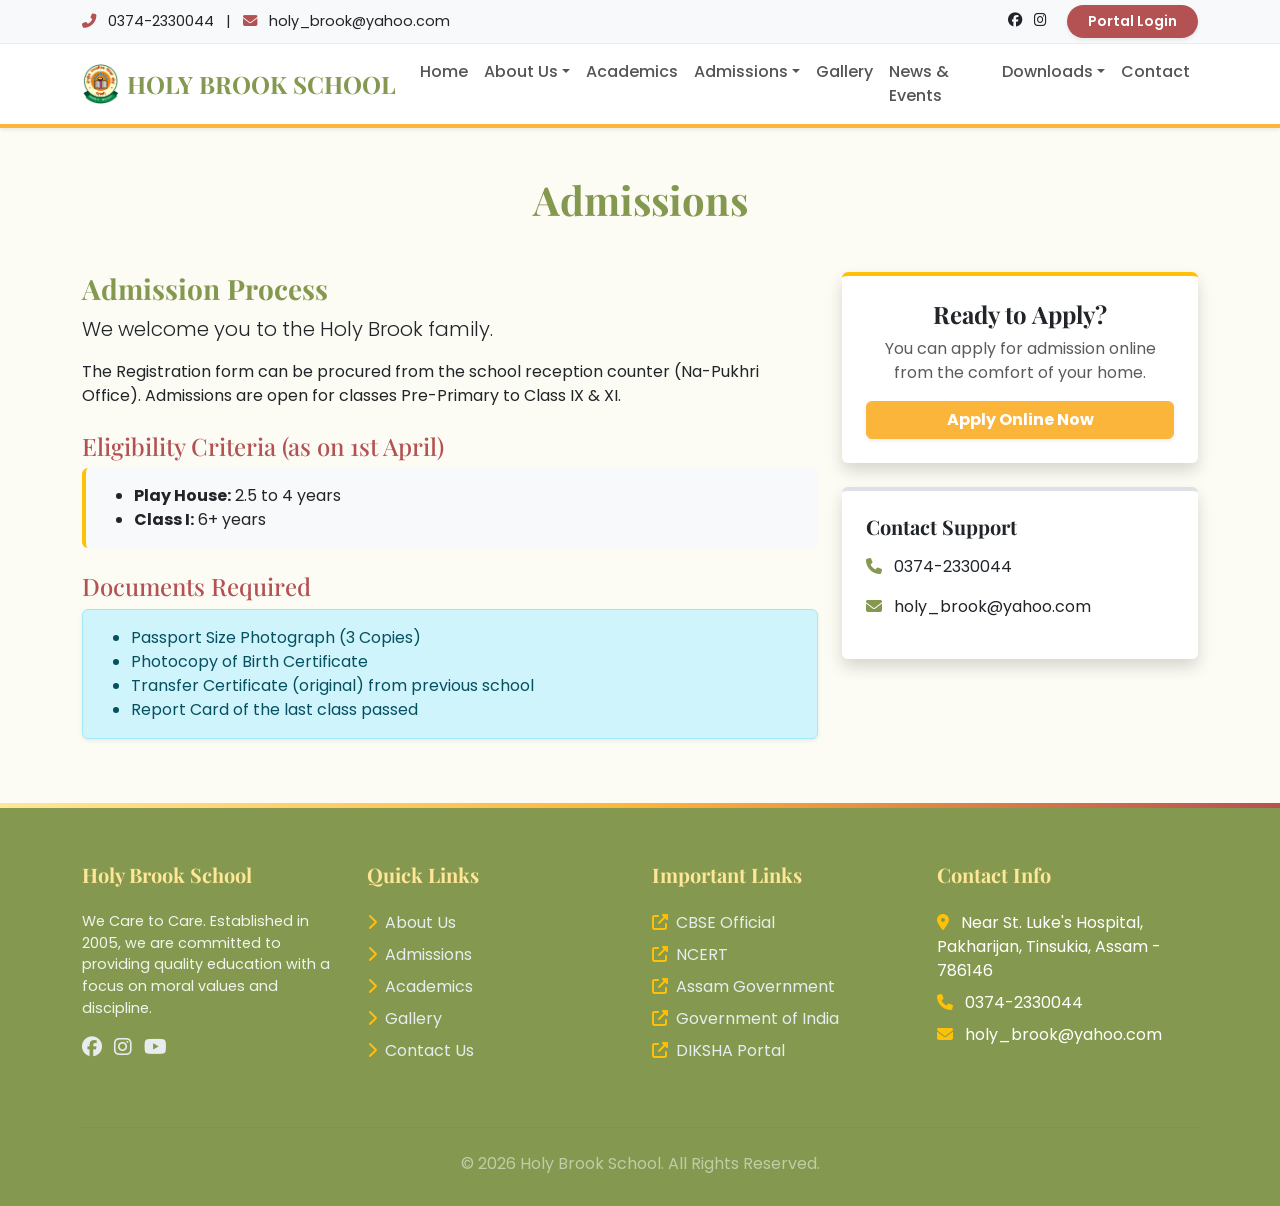
<file: admissions.html>
<!DOCTYPE html>
<html lang="en">
<head>
    <meta charset="UTF-8">
    <meta name="viewport" content="width=device-width, initial-scale=1.0">
    <title>Holy Brook School - We Care to Care</title>
    <!-- Bootstrap 5 CSS -->
    <link href="https://cdn.jsdelivr.net/npm/bootstrap@5.3.0/dist/css/bootstrap.min.css" rel="stylesheet">
    <!-- FontAwesome -->
    <link rel="stylesheet" href="https://cdnjs.cloudflare.com/ajax/libs/font-awesome/6.4.0/css/all.min.css">
    <!-- Google Fonts -->
    <link href="https://fonts.googleapis.com/css2?family=Playfair+Display:wght@500;700&family=Poppins:wght@300;400;500;600&display=swap" rel="stylesheet">
    <!-- AOS Animation -->
    <link href="https://unpkg.com/aos@2.3.1/dist/aos.css" rel="stylesheet">
    
    <link rel="stylesheet" href="css/style.css">
    
</head>
<body>

    <!-- Top Bar -->
    <div class="top-bar">
        <div class="container d-flex justify-content-between align-items-center">
            <div>
                <i class="fas fa-phone-alt me-2 text-rust"></i> 0374-2330044
                <span class="mx-2">|</span>
                <i class="fas fa-envelope me-2 text-rust"></i> holy_brook@yahoo.com
            </div>
            <div>
                <a href="#" class="text-dark me-2"><i class="fab fa-facebook transition-all"></i></a>
                <a href="#" class="text-dark me-2"><i class="fab fa-instagram"></i></a>
                <a href="#" class="btn btn-sm btn-portal ms-2 shadow-sm">Portal Login</a>
            </div>
        </div>
    </div>

    <!-- Navbar -->
    <nav class="navbar navbar-expand-lg navbar-light bg-white sticky-top shadow-sm">
        <div class="container">
            <a class="navbar-brand d-flex align-items-center" href="index.html">
                <img src="images/logo1.png" alt="Logo" class="me-2" style="height: 40px; width: auto;">
                <span>HOLY BROOK SCHOOL</span>
            </a>
            <button class="navbar-toggler" type="button" data-bs-toggle="collapse" data-bs-target="#navbarNav">
                <span class="navbar-toggler-icon"></span>
            </button>
            <div class="collapse navbar-collapse" id="navbarNav">
                <ul class="navbar-nav ms-auto">
                    <li class="nav-item"><a class="nav-link" href="index.html">Home</a></li>
                    
                    <li class="nav-item dropdown dropdown-hover">
                        <a class="nav-link dropdown-toggle" href="#" id="aboutDropdown" role="button" data-bs-toggle="dropdown">About Us</a>
                        <ul class="dropdown-menu animate__animated animate__fadeIn">
                            <li><a class="dropdown-item" href="about.html">School Profile</a></li>
                            <li><a class="dropdown-item" href="faculty.html">Faculty</a></li>
                            <li><a class="dropdown-item" href="mandatory-disclosure.html">Mandatory Disclosure</a></li>
                        </ul>
                    </li>

                    <li class="nav-item"><a class="nav-link" href="academics.html">Academics</a></li>
                    
                    <li class="nav-item dropdown dropdown-hover">
                        <a class="nav-link dropdown-toggle" href="#" id="admissionDropdown" role="button" data-bs-toggle="dropdown">Admissions</a>
                        <ul class="dropdown-menu animate__animated animate__fadeIn">
                            <li><a class="dropdown-item" href="admissions.html">Admission Process</a></li>
                            <li><a class="dropdown-item" href="apply-admission.html">Apply Online</a></li>
                        </ul>
                    </li>

                    <li class="nav-item"><a class="nav-link" href="gallery.html">Gallery</a></li>
                    <li class="nav-item"><a class="nav-link" href="news.html">News & Events</a></li>
                    
                    <li class="nav-item dropdown dropdown-hover">
                        <a class="nav-link dropdown-toggle" href="#" id="downloadDropdown" role="button" data-bs-toggle="dropdown">Downloads</a>
                        <ul class="dropdown-menu animate__animated animate__fadeIn">
                            <li><a class="dropdown-item" href="downloads.html">Resources</a></li>
                            <li><a class="dropdown-item" href="apply-tc.html">Apply for TC</a></li>
                        </ul>
                    </li>

                    <li class="nav-item"><a class="nav-link" href="contact.html">Contact</a></li>
                </ul>
            </div>
        </div>
    </nav>

    <!-- Main Content -->
    <div class="container my-5">
    <h1 class="text-center text-school mb-5 fw-bold" data-aos="fade-down">Admissions</h1>
    
    <div class="row">
        <div class="col-md-8" data-aos="fade-right">
            <h3 class="text-school fw-bold">Admission Process</h3>
            <p class="lead">We welcome you to the Holy Brook family.</p>
            <p>The Registration form can be procured from the school reception counter (Na-Pukhri Office). Admissions are open for classes Pre-Primary to Class IX & XI.</p>
            
            <h4 class="mt-4 text-rust">Eligibility Criteria (as on 1st April)</h4>
            <div class="bg-light p-3 rounded border-start border-4 border-warning mb-4">
                <ul class="mb-0">
                    <li><strong>Play House:</strong> 2.5 to 4 years</li>
                    <li><strong>Class I:</strong> 6+ years</li>
                </ul>
            </div>

            <h4 class="mt-4 text-rust">Documents Required</h4>
            <div class="alert alert-info shadow-sm">
                <ul class="mb-0">
                    <li>Passport Size Photograph (3 Copies)</li>
                    <li>Photocopy of Birth Certificate</li>
                    <li>Transfer Certificate (original) from previous school</li>
                    <li>Report Card of the last class passed</li>
                </ul>
            </div>
        </div>
        <div class="col-md-4" data-aos="fade-left">
            <div class="card shadow border-0 border-top border-4 border-warning mb-4">
                 <div class="card-body text-center p-4">
                    <h4 class="card-title fw-bold">Ready to Apply?</h4>
                    <p class="card-text text-muted">You can apply for admission online from the comfort of your home.</p>
                    <a href="apply-admission.html" class="btn btn-warning w-100 fw-bold shadow-sm">Apply Online Now</a>
                </div>
            </div>
            
            <div class="card shadow border-0 border-top border-4 border-school">
                 <div class="card-body p-4">
                    <h5 class="fw-bold mb-3">Contact Support</h5>
                    <p><i class="fas fa-phone me-2 text-school"></i> 0374-2330044</p>
                    <p><i class="fas fa-envelope me-2 text-school"></i> holy_brook@yahoo.com</p>
                </div>
            </div>
        </div>
    </div>
</div>

    <!-- Footer -->
    <footer>
        <div class="container">
            <div class="row">
                <div class="col-md-3 mb-4">
                    <h5 class="fw-bold">Holy Brook School</h5>
                    <p style="font-size: 0.9em; opacity: 0.9;">We Care to Care. Established in 2005, we are committed to providing quality education with a focus on moral values and discipline.</p>
                    <div class="mt-3">
                        <a href="#" class="me-2"><i class="fab fa-facebook fa-lg"></i></a>
                        <a href="#" class="me-2"><i class="fab fa-instagram fa-lg"></i></a>
                        <a href="#" class="me-2"><i class="fab fa-youtube fa-lg"></i></a>
                    </div>
                </div>
                <div class="col-md-3 mb-4">
                    <h5 class="fw-bold">Quick Links</h5>
                    <ul class="list-unstyled">
                        <li><a href="about.html"><i class="fas fa-chevron-right me-2 text-warning"></i>About Us</a></li>
                        <li><a href="admissions.html"><i class="fas fa-chevron-right me-2 text-warning"></i>Admissions</a></li>
                        <li><a href="academics.html"><i class="fas fa-chevron-right me-2 text-warning"></i>Academics</a></li>
                        <li><a href="gallery.html"><i class="fas fa-chevron-right me-2 text-warning"></i>Gallery</a></li>
                        <li><a href="contact.html"><i class="fas fa-chevron-right me-2 text-warning"></i>Contact Us</a></li>
                    </ul>
                </div>
                <div class="col-md-3 mb-4">
                    <h5 class="fw-bold">Important Links</h5>
                    <ul class="list-unstyled">
                        <li><a href="https://www.cbse.gov.in/" target="_blank"><i class="fas fa-external-link-alt me-2 text-warning"></i>CBSE Official</a></li>
                        <li><a href="https://ncert.nic.in/" target="_blank"><i class="fas fa-external-link-alt me-2 text-warning"></i>NCERT</a></li>
                        <li><a href="https://assam.gov.in/" target="_blank"><i class="fas fa-external-link-alt me-2 text-warning"></i>Assam Government</a></li>
                        <li><a href="https://www.india.gov.in/" target="_blank"><i class="fas fa-external-link-alt me-2 text-warning"></i>Government of India</a></li>
                        <li><a href="https://diksha.gov.in/" target="_blank"><i class="fas fa-external-link-alt me-2 text-warning"></i>DIKSHA Portal</a></li>
                    </ul>
                </div>
                <div class="col-md-3 mb-4">
                    <h5 class="fw-bold">Contact Info</h5>
                    <p class="mb-2"><i class="fas fa-map-marker-alt me-2 text-warning"></i> Near St. Luke's Hospital, Pakharijan, Tinsukia, Assam - 786146</p>
                    <p class="mb-2"><i class="fas fa-phone me-2 text-warning"></i> 0374-2330044</p>
                    <p class="mb-2"><i class="fas fa-envelope me-2 text-warning"></i> holy_brook@yahoo.com</p>
                </div>
            </div>
            <hr class="border-secondary my-4">
            <div class="text-center">
                <p class="mb-0 text-white-50">&copy; 2026 Holy Brook School. All Rights Reserved.</p>
            </div>
        </div>
    </footer>

    <!-- Bootstrap 5 JS -->
    <script src="https://cdn.jsdelivr.net/npm/bootstrap@5.3.0/dist/js/bootstrap.bundle.min.js"></script>
    <!-- AOS Animation JS -->
    <script src="https://unpkg.com/aos@2.3.1/dist/aos.js"></script>
    <script>
        AOS.init({
            duration: 1000,
            once: true,
            offset: 100
        });
    </script>
    
</body>
</html>
</file>
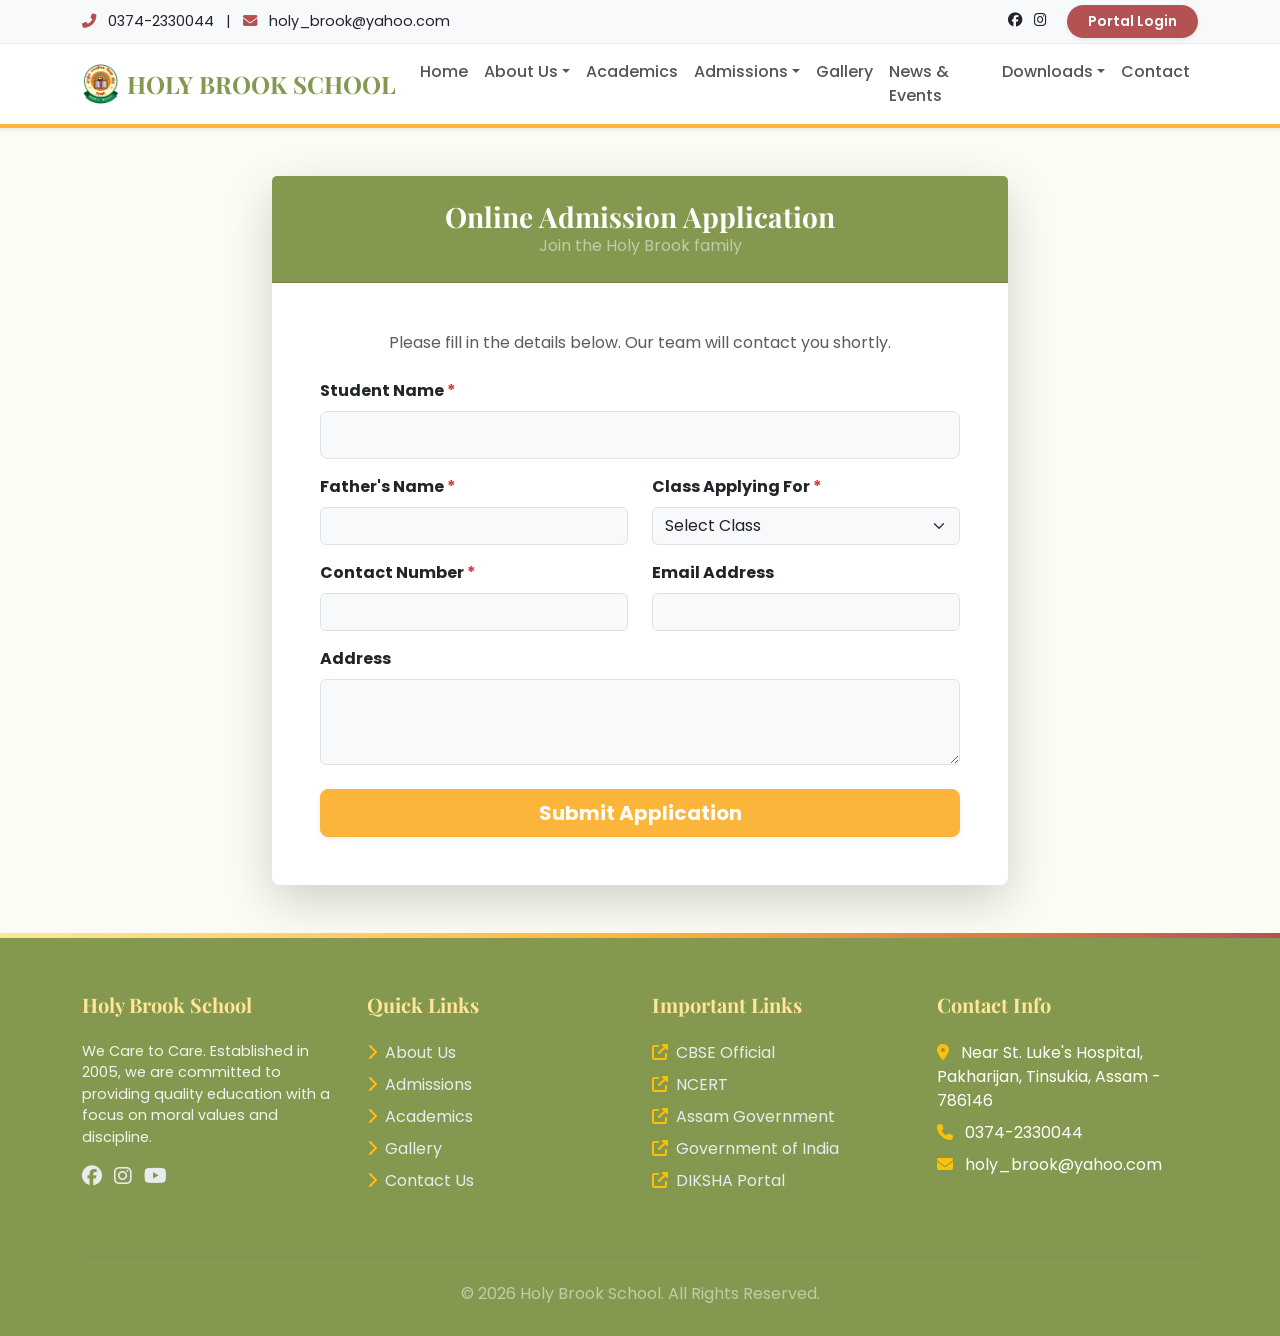
<file: apply-admission.html>
<!DOCTYPE html>
<html lang="en">
<head>
    <meta charset="UTF-8">
    <meta name="viewport" content="width=device-width, initial-scale=1.0">
    <title>Holy Brook School - We Care to Care</title>
    <!-- Bootstrap 5 CSS -->
    <link href="https://cdn.jsdelivr.net/npm/bootstrap@5.3.0/dist/css/bootstrap.min.css" rel="stylesheet">
    <!-- FontAwesome -->
    <link rel="stylesheet" href="https://cdnjs.cloudflare.com/ajax/libs/font-awesome/6.4.0/css/all.min.css">
    <!-- Google Fonts -->
    <link href="https://fonts.googleapis.com/css2?family=Playfair+Display:wght@500;700&family=Poppins:wght@300;400;500;600&display=swap" rel="stylesheet">
    <!-- AOS Animation -->
    <link href="https://unpkg.com/aos@2.3.1/dist/aos.css" rel="stylesheet">
    
    <link rel="stylesheet" href="css/style.css">
    
</head>
<body>

    <!-- Top Bar -->
    <div class="top-bar">
        <div class="container d-flex justify-content-between align-items-center">
            <div>
                <i class="fas fa-phone-alt me-2 text-rust"></i> 0374-2330044
                <span class="mx-2">|</span>
                <i class="fas fa-envelope me-2 text-rust"></i> holy_brook@yahoo.com
            </div>
            <div>
                <a href="#" class="text-dark me-2"><i class="fab fa-facebook transition-all"></i></a>
                <a href="#" class="text-dark me-2"><i class="fab fa-instagram"></i></a>
                <a href="#" class="btn btn-sm btn-portal ms-2 shadow-sm">Portal Login</a>
            </div>
        </div>
    </div>

    <!-- Navbar -->
    <nav class="navbar navbar-expand-lg navbar-light bg-white sticky-top shadow-sm">
        <div class="container">
            <a class="navbar-brand d-flex align-items-center" href="index.html">
                <img src="images/logo1.png" alt="Logo" class="me-2" style="height: 40px; width: auto;">
                <span>HOLY BROOK SCHOOL</span>
            </a>
            <button class="navbar-toggler" type="button" data-bs-toggle="collapse" data-bs-target="#navbarNav">
                <span class="navbar-toggler-icon"></span>
            </button>
            <div class="collapse navbar-collapse" id="navbarNav">
                <ul class="navbar-nav ms-auto">
                    <li class="nav-item"><a class="nav-link" href="index.html">Home</a></li>
                    
                    <li class="nav-item dropdown dropdown-hover">
                        <a class="nav-link dropdown-toggle" href="#" id="aboutDropdown" role="button" data-bs-toggle="dropdown">About Us</a>
                        <ul class="dropdown-menu animate__animated animate__fadeIn">
                            <li><a class="dropdown-item" href="about.html">School Profile</a></li>
                            <li><a class="dropdown-item" href="faculty.html">Faculty</a></li>
                            <li><a class="dropdown-item" href="mandatory-disclosure.html">Mandatory Disclosure</a></li>
                        </ul>
                    </li>

                    <li class="nav-item"><a class="nav-link" href="academics.html">Academics</a></li>
                    
                    <li class="nav-item dropdown dropdown-hover">
                        <a class="nav-link dropdown-toggle" href="#" id="admissionDropdown" role="button" data-bs-toggle="dropdown">Admissions</a>
                        <ul class="dropdown-menu animate__animated animate__fadeIn">
                            <li><a class="dropdown-item" href="admissions.html">Admission Process</a></li>
                            <li><a class="dropdown-item" href="apply-admission.html">Apply Online</a></li>
                        </ul>
                    </li>

                    <li class="nav-item"><a class="nav-link" href="gallery.html">Gallery</a></li>
                    <li class="nav-item"><a class="nav-link" href="news.html">News & Events</a></li>
                    
                    <li class="nav-item dropdown dropdown-hover">
                        <a class="nav-link dropdown-toggle" href="#" id="downloadDropdown" role="button" data-bs-toggle="dropdown">Downloads</a>
                        <ul class="dropdown-menu animate__animated animate__fadeIn">
                            <li><a class="dropdown-item" href="downloads.html">Resources</a></li>
                            <li><a class="dropdown-item" href="apply-tc.html">Apply for TC</a></li>
                        </ul>
                    </li>

                    <li class="nav-item"><a class="nav-link" href="contact.html">Contact</a></li>
                </ul>
            </div>
        </div>
    </nav>

    <!-- Main Content -->
    <div class="container my-5">
    <div class="row justify-content-center">
        <div class="col-md-8" data-aos="zoom-in">
            <div class="card shadow-lg border-0 rounded-3">
                <div class="card-header bg-school text-white p-4 text-center">
                    <h3 class="mb-0 fw-bold">Online Admission Application</h3>
                    <p class="mb-0 text-white-50">Join the Holy Brook family</p>
                </div>
                <div class="card-body p-5">
                    <p class="text-muted text-center mb-4">Please fill in the details below. Our team will contact you shortly.</p>
                    
                    <form method="post">
                        
                        <div class="mb-3">
                            <label for="student_name" class="form-label fw-bold">Student Name <span class="text-danger">*</span></label>
                            <input type="text" class="form-control form-control-lg bg-light" id="student_name" name="student_name" required>
                        </div>
                        
                        <div class="row">
                            <div class="col-md-6 mb-3">
                                <label for="father_name" class="form-label fw-bold">Father's Name <span class="text-danger">*</span></label>
                                <input type="text" class="form-control bg-light" id="father_name" name="father_name" required>
                            </div>
                            <div class="col-md-6 mb-3">
                                <label for="class_applying_for" class="form-label fw-bold">Class Applying For <span class="text-danger">*</span></label>
                                <select class="form-select bg-light" id="class_applying_for" name="class_applying_for" required>
                                    <option value="" selected disabled>Select Class</option>
                                    <option value="Play House">Play House</option>
                                    <option value="Nursery">Nursery</option>
                                    <option value="KG">KG</option>
                                    <option value="1">Class 1</option>
                                    <option value="2">Class 2</option>
                                    <option value="3">Class 3</option>
                                    <option value="4">Class 4</option>
                                    <option value="5">Class 5</option>
                                    <option value="6">Class 6</option>
                                    <option value="7">Class 7</option>
                                    <option value="8">Class 8</option>
                                    <option value="9">Class 9</option>
                                    <option value="11">Class 11</option>
                                </select>
                            </div>
                        </div>

                        <div class="row">
                            <div class="col-md-6 mb-3">
                                <label for="contact_number" class="form-label fw-bold">Contact Number <span class="text-danger">*</span></label>
                                <input type="text" class="form-control bg-light" id="contact_number" name="contact_number" required>
                            </div>
                            <div class="col-md-6 mb-3">
                                <label for="email" class="form-label fw-bold">Email Address</label>
                                <input type="email" class="form-control bg-light" id="email" name="email">
                            </div>
                        </div>

                        <div class="mb-3">
                            <label for="address" class="form-label fw-bold">Address</label>
                            <textarea class="form-control bg-light" id="address" name="address" rows="3"></textarea>
                        </div>

                        <div class="d-grid mt-4">
                            <button type="submit" class="btn btn-warning btn-lg fw-bold shadow-sm text-white">Submit Application</button>
                        </div>
                    </form>
                </div>
            </div>
        </div>
    </div>
</div>

    <!-- Footer -->
    <footer>
        <div class="container">
            <div class="row">
                <div class="col-md-3 mb-4">
                    <h5 class="fw-bold">Holy Brook School</h5>
                    <p style="font-size: 0.9em; opacity: 0.9;">We Care to Care. Established in 2005, we are committed to providing quality education with a focus on moral values and discipline.</p>
                    <div class="mt-3">
                        <a href="#" class="me-2"><i class="fab fa-facebook fa-lg"></i></a>
                        <a href="#" class="me-2"><i class="fab fa-instagram fa-lg"></i></a>
                        <a href="#" class="me-2"><i class="fab fa-youtube fa-lg"></i></a>
                    </div>
                </div>
                <div class="col-md-3 mb-4">
                    <h5 class="fw-bold">Quick Links</h5>
                    <ul class="list-unstyled">
                        <li><a href="about.html"><i class="fas fa-chevron-right me-2 text-warning"></i>About Us</a></li>
                        <li><a href="admissions.html"><i class="fas fa-chevron-right me-2 text-warning"></i>Admissions</a></li>
                        <li><a href="academics.html"><i class="fas fa-chevron-right me-2 text-warning"></i>Academics</a></li>
                        <li><a href="gallery.html"><i class="fas fa-chevron-right me-2 text-warning"></i>Gallery</a></li>
                        <li><a href="contact.html"><i class="fas fa-chevron-right me-2 text-warning"></i>Contact Us</a></li>
                    </ul>
                </div>
                <div class="col-md-3 mb-4">
                    <h5 class="fw-bold">Important Links</h5>
                    <ul class="list-unstyled">
                        <li><a href="https://www.cbse.gov.in/" target="_blank"><i class="fas fa-external-link-alt me-2 text-warning"></i>CBSE Official</a></li>
                        <li><a href="https://ncert.nic.in/" target="_blank"><i class="fas fa-external-link-alt me-2 text-warning"></i>NCERT</a></li>
                        <li><a href="https://assam.gov.in/" target="_blank"><i class="fas fa-external-link-alt me-2 text-warning"></i>Assam Government</a></li>
                        <li><a href="https://www.india.gov.in/" target="_blank"><i class="fas fa-external-link-alt me-2 text-warning"></i>Government of India</a></li>
                        <li><a href="https://diksha.gov.in/" target="_blank"><i class="fas fa-external-link-alt me-2 text-warning"></i>DIKSHA Portal</a></li>
                    </ul>
                </div>
                <div class="col-md-3 mb-4">
                    <h5 class="fw-bold">Contact Info</h5>
                    <p class="mb-2"><i class="fas fa-map-marker-alt me-2 text-warning"></i> Near St. Luke's Hospital, Pakharijan, Tinsukia, Assam - 786146</p>
                    <p class="mb-2"><i class="fas fa-phone me-2 text-warning"></i> 0374-2330044</p>
                    <p class="mb-2"><i class="fas fa-envelope me-2 text-warning"></i> holy_brook@yahoo.com</p>
                </div>
            </div>
            <hr class="border-secondary my-4">
            <div class="text-center">
                <p class="mb-0 text-white-50">&copy; 2026 Holy Brook School. All Rights Reserved.</p>
            </div>
        </div>
    </footer>

    <!-- Bootstrap 5 JS -->
    <script src="https://cdn.jsdelivr.net/npm/bootstrap@5.3.0/dist/js/bootstrap.bundle.min.js"></script>
    <!-- AOS Animation JS -->
    <script src="https://unpkg.com/aos@2.3.1/dist/aos.js"></script>
    <script>
        AOS.init({
            duration: 1000,
            once: true,
            offset: 100
        });
    </script>
    
            <script>
                document.querySelector('form').addEventListener('submit', function(e) {
                    e.preventDefault();
                    // Simple interactive feedback modal or alert
                    let modalHtml = `
                        <div class="modal fade" id="successModal" tabindex="-1" aria-hidden="true">
                            <div class="modal-dialog modal-dialog-centered">
                                <div class="modal-content text-center p-4">
                                    <div class="modal-body">
                                        <i class="fas fa-check-circle fa-5x text-success mb-3 animate__animated animate__bounceIn"></i>
                                        <h3 class="fw-bold text-school mb-2">Application Submitted!</h3>
                                        <p class="text-muted">Thank you for applying. Your Admission Application has been successfully received. Our admissions department will reach out to you shortly.</p>
                                        <button type="button" class="btn btn-primary px-4 mt-3" data-bs-dismiss="modal">Close</button>
                                    </div>
                                </div>
                            </div>
                        </div>
                    `;
                    document.body.insertAdjacentHTML('beforeend', modalHtml);
                    let successModal = new bootstrap.Modal(document.getElementById('successModal'));
                    successModal.show();
                    this.reset();
                    
                    document.getElementById('successModal').addEventListener('hidden.bs.modal', function () {
                        this.remove();
                    });
                });
            </script>
        
</body>
</html>
</file>
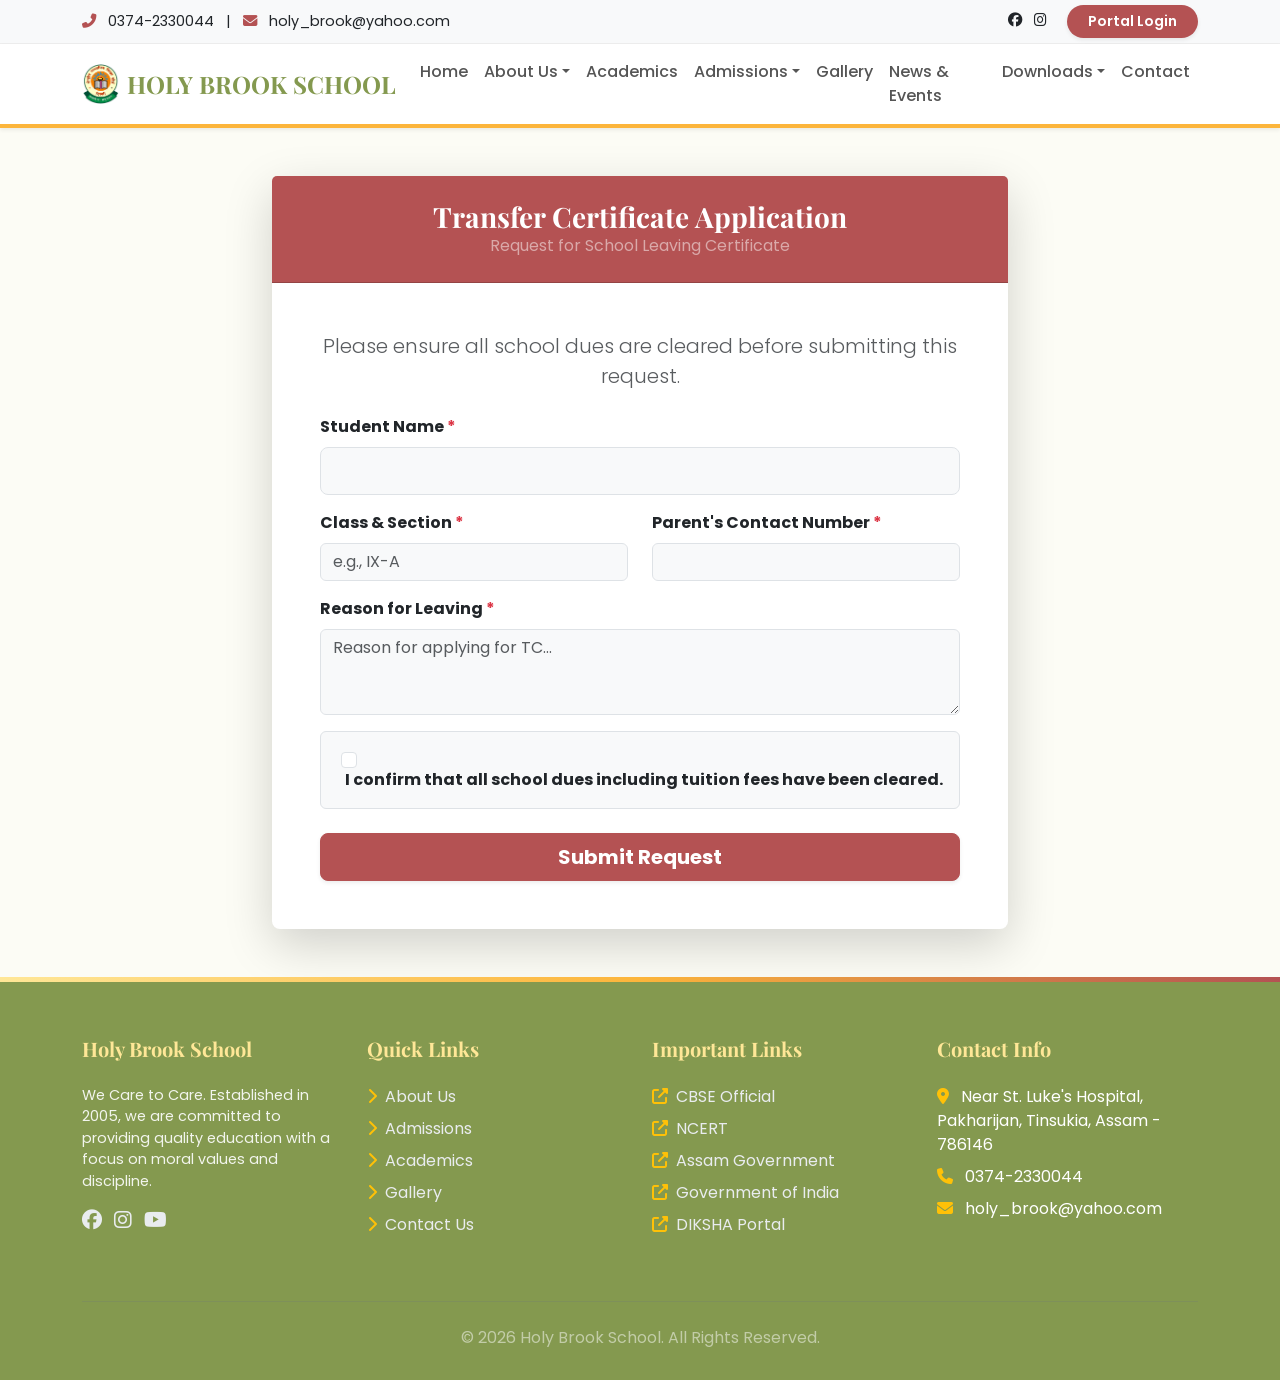
<file: apply-tc.html>
<!DOCTYPE html>
<html lang="en">
<head>
    <meta charset="UTF-8">
    <meta name="viewport" content="width=device-width, initial-scale=1.0">
    <title>Holy Brook School - We Care to Care</title>
    <!-- Bootstrap 5 CSS -->
    <link href="https://cdn.jsdelivr.net/npm/bootstrap@5.3.0/dist/css/bootstrap.min.css" rel="stylesheet">
    <!-- FontAwesome -->
    <link rel="stylesheet" href="https://cdnjs.cloudflare.com/ajax/libs/font-awesome/6.4.0/css/all.min.css">
    <!-- Google Fonts -->
    <link href="https://fonts.googleapis.com/css2?family=Playfair+Display:wght@500;700&family=Poppins:wght@300;400;500;600&display=swap" rel="stylesheet">
    <!-- AOS Animation -->
    <link href="https://unpkg.com/aos@2.3.1/dist/aos.css" rel="stylesheet">
    
    <link rel="stylesheet" href="css/style.css">
    
</head>
<body>

    <!-- Top Bar -->
    <div class="top-bar">
        <div class="container d-flex justify-content-between align-items-center">
            <div>
                <i class="fas fa-phone-alt me-2 text-rust"></i> 0374-2330044
                <span class="mx-2">|</span>
                <i class="fas fa-envelope me-2 text-rust"></i> holy_brook@yahoo.com
            </div>
            <div>
                <a href="#" class="text-dark me-2"><i class="fab fa-facebook transition-all"></i></a>
                <a href="#" class="text-dark me-2"><i class="fab fa-instagram"></i></a>
                <a href="#" class="btn btn-sm btn-portal ms-2 shadow-sm">Portal Login</a>
            </div>
        </div>
    </div>

    <!-- Navbar -->
    <nav class="navbar navbar-expand-lg navbar-light bg-white sticky-top shadow-sm">
        <div class="container">
            <a class="navbar-brand d-flex align-items-center" href="index.html">
                <img src="images/logo1.png" alt="Logo" class="me-2" style="height: 40px; width: auto;">
                <span>HOLY BROOK SCHOOL</span>
            </a>
            <button class="navbar-toggler" type="button" data-bs-toggle="collapse" data-bs-target="#navbarNav">
                <span class="navbar-toggler-icon"></span>
            </button>
            <div class="collapse navbar-collapse" id="navbarNav">
                <ul class="navbar-nav ms-auto">
                    <li class="nav-item"><a class="nav-link" href="index.html">Home</a></li>
                    
                    <li class="nav-item dropdown dropdown-hover">
                        <a class="nav-link dropdown-toggle" href="#" id="aboutDropdown" role="button" data-bs-toggle="dropdown">About Us</a>
                        <ul class="dropdown-menu animate__animated animate__fadeIn">
                            <li><a class="dropdown-item" href="about.html">School Profile</a></li>
                            <li><a class="dropdown-item" href="faculty.html">Faculty</a></li>
                            <li><a class="dropdown-item" href="mandatory-disclosure.html">Mandatory Disclosure</a></li>
                        </ul>
                    </li>

                    <li class="nav-item"><a class="nav-link" href="academics.html">Academics</a></li>
                    
                    <li class="nav-item dropdown dropdown-hover">
                        <a class="nav-link dropdown-toggle" href="#" id="admissionDropdown" role="button" data-bs-toggle="dropdown">Admissions</a>
                        <ul class="dropdown-menu animate__animated animate__fadeIn">
                            <li><a class="dropdown-item" href="admissions.html">Admission Process</a></li>
                            <li><a class="dropdown-item" href="apply-admission.html">Apply Online</a></li>
                        </ul>
                    </li>

                    <li class="nav-item"><a class="nav-link" href="gallery.html">Gallery</a></li>
                    <li class="nav-item"><a class="nav-link" href="news.html">News & Events</a></li>
                    
                    <li class="nav-item dropdown dropdown-hover">
                        <a class="nav-link dropdown-toggle" href="#" id="downloadDropdown" role="button" data-bs-toggle="dropdown">Downloads</a>
                        <ul class="dropdown-menu animate__animated animate__fadeIn">
                            <li><a class="dropdown-item" href="downloads.html">Resources</a></li>
                            <li><a class="dropdown-item" href="apply-tc.html">Apply for TC</a></li>
                        </ul>
                    </li>

                    <li class="nav-item"><a class="nav-link" href="contact.html">Contact</a></li>
                </ul>
            </div>
        </div>
    </nav>

    <!-- Main Content -->
    <div class="container my-5">
    <div class="row justify-content-center">
        <div class="col-md-8" data-aos="zoom-in">
            <div class="card shadow-lg border-0 rounded-3">
                <div class="card-header bg-danger text-white p-4 text-center" style="background-color: var(--highlight-rust) !important;">
                     <h3 class="mb-0 fw-bold">Transfer Certificate Application</h3>
                     <p class="mb-0 text-white-50">Request for School Leaving Certificate</p>
                </div>
                <div class="card-body p-5">
                    <p class="text-center text-muted mb-4 lead">Please ensure all school dues are cleared before submitting this request.</p>
                    
                    <form method="post">
                        
                        <div class="mb-3">
                            <label for="student_name" class="form-label fw-bold">Student Name <span class="text-danger">*</span></label>
                            <input type="text" class="form-control form-control-lg bg-light" id="student_name" name="student_name" required>
                        </div>
                        
                        <div class="row">
                            <div class="col-md-6 mb-3">
                                <label for="class_name" class="form-label fw-bold">Class & Section <span class="text-danger">*</span></label>
                                <input type="text" class="form-control bg-light" id="class_name" name="class_name" placeholder="e.g., IX-A" required>
                            </div>
                            <div class="col-md-6 mb-3">
                                <label for="parent_contact" class="form-label fw-bold">Parent's Contact Number <span class="text-danger">*</span></label>
                                <input type="text" class="form-control bg-light" id="parent_contact" name="parent_contact" required>
                            </div>
                        </div>

                        <div class="mb-3">
                            <label for="reason" class="form-label fw-bold">Reason for Leaving <span class="text-danger">*</span></label>
                            <textarea class="form-control bg-light" id="reason" name="reason" rows="3" required placeholder="Reason for applying for TC..."></textarea>
                        </div>
                        
                        <div class="form-check mb-4 p-3 bg-light rounded border">
                            <input class="form-check-input ms-1" type="checkbox" value="" id="duesCheck" required>
                            <label class="form-check-label fw-bold ms-2" for="duesCheck">
                                I confirm that all school dues including tuition fees have been cleared.
                            </label>
                        </div>

                        <div class="d-grid mt-4">
                             <button type="submit" class="btn btn-danger btn-lg fw-bold shadow-sm" style="background-color: var(--highlight-rust); border-color: var(--highlight-rust);">Submit Request</button>
                        </div>
                    </form>
                </div>
            </div>
        </div>
    </div>
</div>

    <!-- Footer -->
    <footer>
        <div class="container">
            <div class="row">
                <div class="col-md-3 mb-4">
                    <h5 class="fw-bold">Holy Brook School</h5>
                    <p style="font-size: 0.9em; opacity: 0.9;">We Care to Care. Established in 2005, we are committed to providing quality education with a focus on moral values and discipline.</p>
                    <div class="mt-3">
                        <a href="#" class="me-2"><i class="fab fa-facebook fa-lg"></i></a>
                        <a href="#" class="me-2"><i class="fab fa-instagram fa-lg"></i></a>
                        <a href="#" class="me-2"><i class="fab fa-youtube fa-lg"></i></a>
                    </div>
                </div>
                <div class="col-md-3 mb-4">
                    <h5 class="fw-bold">Quick Links</h5>
                    <ul class="list-unstyled">
                        <li><a href="about.html"><i class="fas fa-chevron-right me-2 text-warning"></i>About Us</a></li>
                        <li><a href="admissions.html"><i class="fas fa-chevron-right me-2 text-warning"></i>Admissions</a></li>
                        <li><a href="academics.html"><i class="fas fa-chevron-right me-2 text-warning"></i>Academics</a></li>
                        <li><a href="gallery.html"><i class="fas fa-chevron-right me-2 text-warning"></i>Gallery</a></li>
                        <li><a href="contact.html"><i class="fas fa-chevron-right me-2 text-warning"></i>Contact Us</a></li>
                    </ul>
                </div>
                <div class="col-md-3 mb-4">
                    <h5 class="fw-bold">Important Links</h5>
                    <ul class="list-unstyled">
                        <li><a href="https://www.cbse.gov.in/" target="_blank"><i class="fas fa-external-link-alt me-2 text-warning"></i>CBSE Official</a></li>
                        <li><a href="https://ncert.nic.in/" target="_blank"><i class="fas fa-external-link-alt me-2 text-warning"></i>NCERT</a></li>
                        <li><a href="https://assam.gov.in/" target="_blank"><i class="fas fa-external-link-alt me-2 text-warning"></i>Assam Government</a></li>
                        <li><a href="https://www.india.gov.in/" target="_blank"><i class="fas fa-external-link-alt me-2 text-warning"></i>Government of India</a></li>
                        <li><a href="https://diksha.gov.in/" target="_blank"><i class="fas fa-external-link-alt me-2 text-warning"></i>DIKSHA Portal</a></li>
                    </ul>
                </div>
                <div class="col-md-3 mb-4">
                    <h5 class="fw-bold">Contact Info</h5>
                    <p class="mb-2"><i class="fas fa-map-marker-alt me-2 text-warning"></i> Near St. Luke's Hospital, Pakharijan, Tinsukia, Assam - 786146</p>
                    <p class="mb-2"><i class="fas fa-phone me-2 text-warning"></i> 0374-2330044</p>
                    <p class="mb-2"><i class="fas fa-envelope me-2 text-warning"></i> holy_brook@yahoo.com</p>
                </div>
            </div>
            <hr class="border-secondary my-4">
            <div class="text-center">
                <p class="mb-0 text-white-50">&copy; 2026 Holy Brook School. All Rights Reserved.</p>
            </div>
        </div>
    </footer>

    <!-- Bootstrap 5 JS -->
    <script src="https://cdn.jsdelivr.net/npm/bootstrap@5.3.0/dist/js/bootstrap.bundle.min.js"></script>
    <!-- AOS Animation JS -->
    <script src="https://unpkg.com/aos@2.3.1/dist/aos.js"></script>
    <script>
        AOS.init({
            duration: 1000,
            once: true,
            offset: 100
        });
    </script>
    
            <script>
                document.querySelector('form').addEventListener('submit', function(e) {
                    e.preventDefault();
                    let modalHtml = `
                        <div class="modal fade" id="successModal" tabindex="-1" aria-hidden="true">
                            <div class="modal-dialog modal-dialog-centered">
                                <div class="modal-content text-center p-4">
                                    <div class="modal-body">
                                        <i class="fas fa-check-circle fa-5x text-danger mb-3 animate__animated animate__bounceIn" style="color: var(--highlight-rust) !important;"></i>
                                        <h3 class="fw-bold text-rust mb-2">Request Submitted!</h3>
                                        <p class="text-muted">Your application for a Transfer Certificate has been submitted successfully. Our office will verify the clearance status and contact you soon.</p>
                                        <button type="button" class="btn btn-danger px-4 mt-3" style="background-color: var(--highlight-rust); border-color: var(--highlight-rust);" data-bs-dismiss="modal">Close</button>
                                    </div>
                                </div>
                            </div>
                        </div>
                    `;
                    document.body.insertAdjacentHTML('beforeend', modalHtml);
                    let successModal = new bootstrap.Modal(document.getElementById('successModal'));
                    successModal.show();
                    this.reset();
                    
                    document.getElementById('successModal').addEventListener('hidden.bs.modal', function () {
                        this.remove();
                    });
                });
            </script>
        
</body>
</html>
</file>
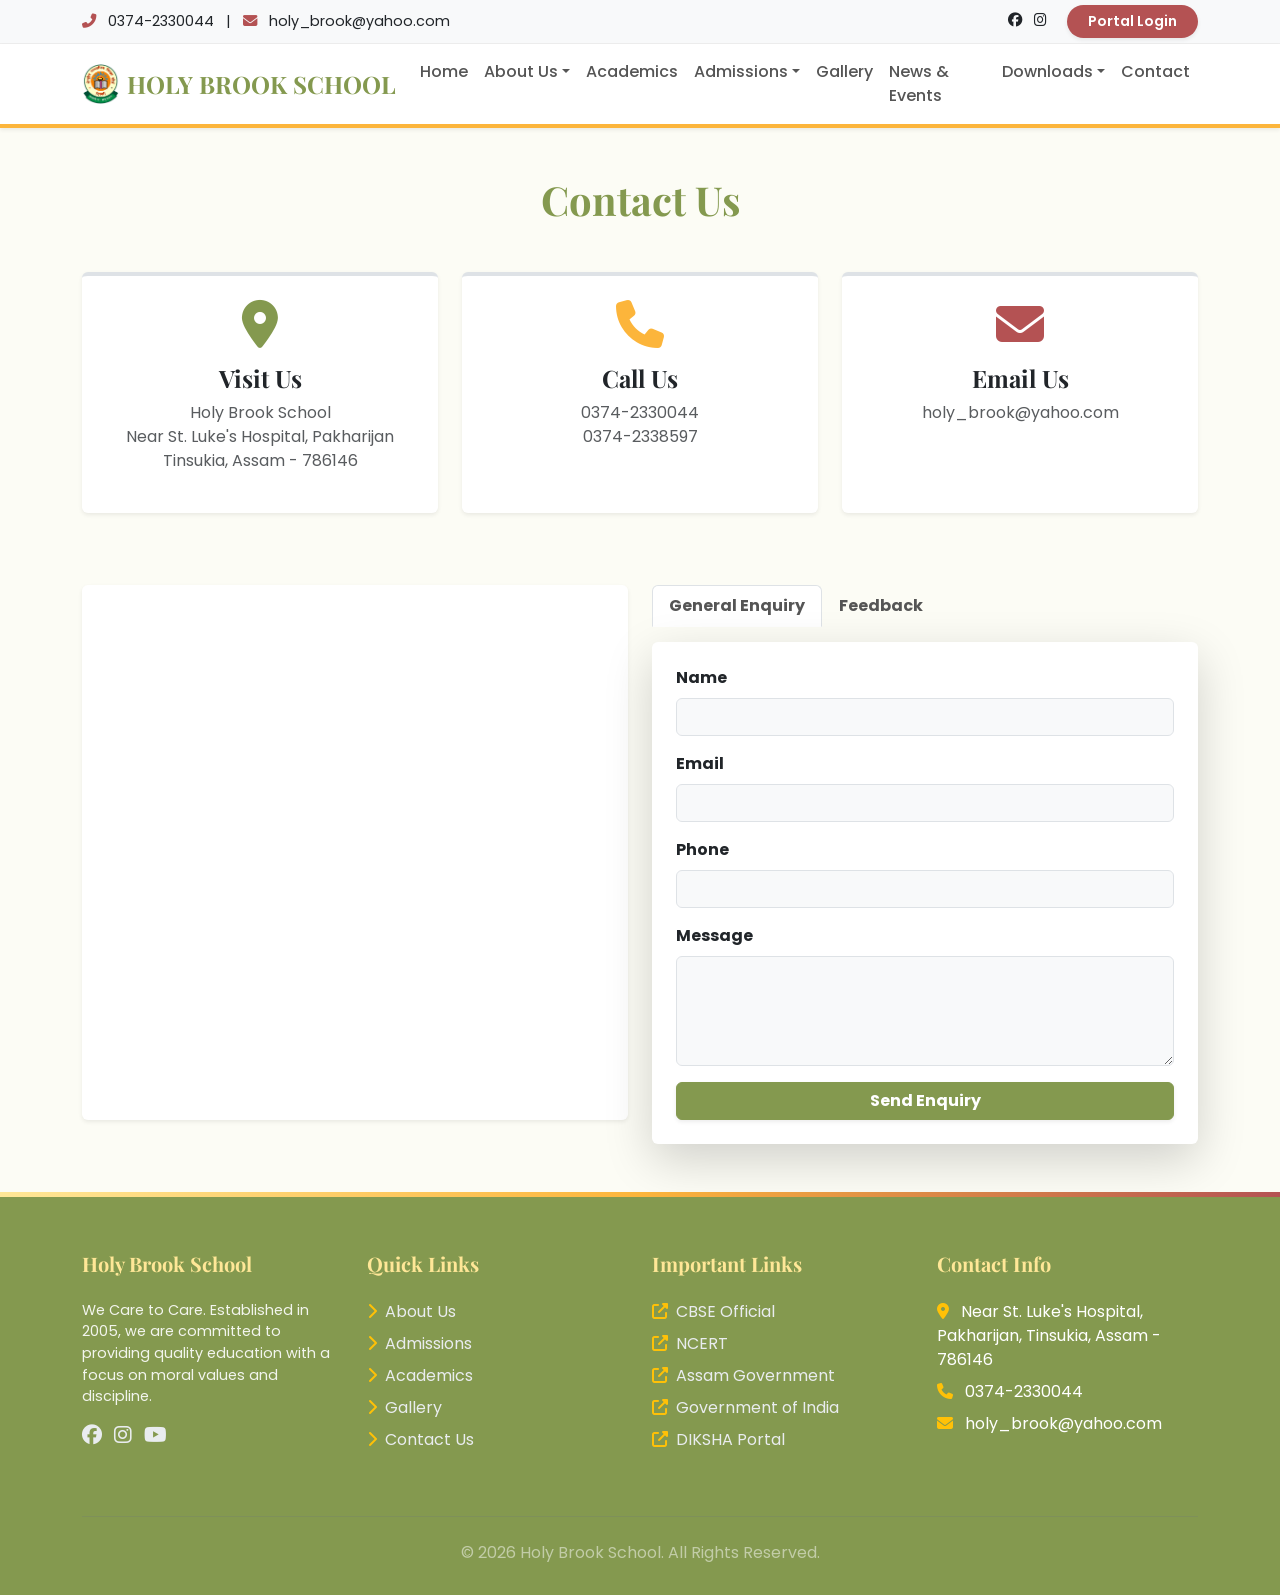
<file: contact.html>
<!DOCTYPE html>
<html lang="en">
<head>
    <meta charset="UTF-8">
    <meta name="viewport" content="width=device-width, initial-scale=1.0">
    <title>Holy Brook School - We Care to Care</title>
    <!-- Bootstrap 5 CSS -->
    <link href="https://cdn.jsdelivr.net/npm/bootstrap@5.3.0/dist/css/bootstrap.min.css" rel="stylesheet">
    <!-- FontAwesome -->
    <link rel="stylesheet" href="https://cdnjs.cloudflare.com/ajax/libs/font-awesome/6.4.0/css/all.min.css">
    <!-- Google Fonts -->
    <link href="https://fonts.googleapis.com/css2?family=Playfair+Display:wght@500;700&family=Poppins:wght@300;400;500;600&display=swap" rel="stylesheet">
    <!-- AOS Animation -->
    <link href="https://unpkg.com/aos@2.3.1/dist/aos.css" rel="stylesheet">
    
    <link rel="stylesheet" href="css/style.css">
    
</head>
<body>

    <!-- Top Bar -->
    <div class="top-bar">
        <div class="container d-flex justify-content-between align-items-center">
            <div>
                <i class="fas fa-phone-alt me-2 text-rust"></i> 0374-2330044
                <span class="mx-2">|</span>
                <i class="fas fa-envelope me-2 text-rust"></i> holy_brook@yahoo.com
            </div>
            <div>
                <a href="#" class="text-dark me-2"><i class="fab fa-facebook transition-all"></i></a>
                <a href="#" class="text-dark me-2"><i class="fab fa-instagram"></i></a>
                <a href="#" class="btn btn-sm btn-portal ms-2 shadow-sm">Portal Login</a>
            </div>
        </div>
    </div>

    <!-- Navbar -->
    <nav class="navbar navbar-expand-lg navbar-light bg-white sticky-top shadow-sm">
        <div class="container">
            <a class="navbar-brand d-flex align-items-center" href="index.html">
                <img src="images/logo1.png" alt="Logo" class="me-2" style="height: 40px; width: auto;">
                <span>HOLY BROOK SCHOOL</span>
            </a>
            <button class="navbar-toggler" type="button" data-bs-toggle="collapse" data-bs-target="#navbarNav">
                <span class="navbar-toggler-icon"></span>
            </button>
            <div class="collapse navbar-collapse" id="navbarNav">
                <ul class="navbar-nav ms-auto">
                    <li class="nav-item"><a class="nav-link" href="index.html">Home</a></li>
                    
                    <li class="nav-item dropdown dropdown-hover">
                        <a class="nav-link dropdown-toggle" href="#" id="aboutDropdown" role="button" data-bs-toggle="dropdown">About Us</a>
                        <ul class="dropdown-menu animate__animated animate__fadeIn">
                            <li><a class="dropdown-item" href="about.html">School Profile</a></li>
                            <li><a class="dropdown-item" href="faculty.html">Faculty</a></li>
                            <li><a class="dropdown-item" href="mandatory-disclosure.html">Mandatory Disclosure</a></li>
                        </ul>
                    </li>

                    <li class="nav-item"><a class="nav-link" href="academics.html">Academics</a></li>
                    
                    <li class="nav-item dropdown dropdown-hover">
                        <a class="nav-link dropdown-toggle" href="#" id="admissionDropdown" role="button" data-bs-toggle="dropdown">Admissions</a>
                        <ul class="dropdown-menu animate__animated animate__fadeIn">
                            <li><a class="dropdown-item" href="admissions.html">Admission Process</a></li>
                            <li><a class="dropdown-item" href="apply-admission.html">Apply Online</a></li>
                        </ul>
                    </li>

                    <li class="nav-item"><a class="nav-link" href="gallery.html">Gallery</a></li>
                    <li class="nav-item"><a class="nav-link" href="news.html">News & Events</a></li>
                    
                    <li class="nav-item dropdown dropdown-hover">
                        <a class="nav-link dropdown-toggle" href="#" id="downloadDropdown" role="button" data-bs-toggle="dropdown">Downloads</a>
                        <ul class="dropdown-menu animate__animated animate__fadeIn">
                            <li><a class="dropdown-item" href="downloads.html">Resources</a></li>
                            <li><a class="dropdown-item" href="apply-tc.html">Apply for TC</a></li>
                        </ul>
                    </li>

                    <li class="nav-item"><a class="nav-link" href="contact.html">Contact</a></li>
                </ul>
            </div>
        </div>
    </nav>

    <!-- Main Content -->
    <div class="container my-5">
    <h1 class="text-center text-school mb-5 fw-bold" data-aos="fade-down">Contact Us</h1>

    <div class="row mb-5 justify-content-center">
        <div class="col-md-4 text-center mb-4" data-aos="zoom-in" data-aos-delay="100">
            <div class="p-4 bg-white shadow-sm rounded h-100 border-top border-4 border-school">
                 <i class="fas fa-map-marker-alt fa-3x text-school mb-3"></i>
                 <h4 class="fw-bold">Visit Us</h4>
                 <p class="text-muted">Holy Brook School<br>Near St. Luke's Hospital, Pakharijan<br>Tinsukia, Assam - 786146</p>
            </div>
        </div>
        <div class="col-md-4 text-center mb-4" data-aos="zoom-in" data-aos-delay="200">
            <div class="p-4 bg-white shadow-sm rounded h-100 border-top border-4 border-gold">
                 <i class="fas fa-phone fa-3x text-gold mb-3"></i>
                 <h4 class="fw-bold">Call Us</h4>
                 <p class="text-muted">0374-2330044<br>0374-2338597</p>
            </div>
        </div>
        <div class="col-md-4 text-center mb-4" data-aos="zoom-in" data-aos-delay="300">
            <div class="p-4 bg-white shadow-sm rounded h-100 border-top border-4 border-rust">
                 <i class="fas fa-envelope fa-3x text-rust mb-3"></i>
                 <h4 class="fw-bold">Email Us</h4>
                 <p class="text-muted">holy_brook@yahoo.com</p>
            </div>
        </div>
    </div>
    
    <div class="row">
        <!-- Google Map -->
        <div class="col-lg-6 mb-4" data-aos="fade-right">
            <div class="card h-100 shadow-sm border-0 overflow-hidden">
                <div class="card-body p-0">
                    <iframe src="https://www.google.com/maps/embed?pb=!1m18!1m12!1m3!1d3545.698380369865!2d95.36216217618956!3d27.46712017632665!2m3!1f0!2f0!3f0!3m2!1i1024!2i768!4f13.1!3m3!1m2!1s0x373f6afacd919625%3A0xc5df5837521ff983!2sHoly%20Brook%20Sr.%20Sec.%20School!5e0!3m2!1sen!2sin!4v1709121234567!5m2!1sen!2sin" width="100%" height="450" style="border:0;" allowfullscreen="" loading="lazy"></iframe>
                </div>
            </div>
        </div>

        <!-- Contact Forms -->
        <div class="col-lg-6" data-aos="fade-left">
            <ul class="nav nav-tabs mb-3 border-bottom-0" id="contactTabs" role="tablist">
                <li class="nav-item" role="presentation">
                    <button class="nav-link active fw-bold text-school" id="enquiry-tab" data-bs-toggle="tab" data-bs-target="#enquiry" type="button" role="tab">General Enquiry</button>
                </li>
                <li class="nav-item" role="presentation">
                    <button class="nav-link fw-bold text-rust" id="feedback-tab" data-bs-toggle="tab" data-bs-target="#feedback" type="button" role="tab">Feedback</button>
                </li>
            </ul>
            
            <div class="tab-content" id="contactTabsContent">
                <!-- Enquiry Form -->
                <div class="tab-pane fade show active" id="enquiry" role="tabpanel">
                    <div class="card shadow-lg border-0">
                        <div class="card-body p-4">
                            <form method="post">
                                
                                <input type="hidden" name="form_type" value="enquiry">
                                <div class="mb-3">
                                    <label for="name" class="form-label fw-bold">Name</label>
                                    <input type="text" class="form-control bg-light" id="name" name="name" required>
                                </div>
                                <div class="mb-3">
                                    <label for="email" class="form-label fw-bold">Email</label>
                                    <input type="email" class="form-control bg-light" id="email" name="email" required>
                                </div>
                                <div class="mb-3">
                                    <label for="phone" class="form-label fw-bold">Phone</label>
                                    <input type="text" class="form-control bg-light" id="phone" name="phone">
                                </div>
                                <div class="mb-3">
                                    <label for="message" class="form-label fw-bold">Message</label>
                                    <textarea class="form-control bg-light" id="message" name="message" rows="4" required></textarea>
                                </div>
                                <button type="submit" class="btn btn-primary w-100 fw-bold shadow-sm">Send Enquiry</button>
                            </form>
                        </div>
                    </div>
                </div>
                
                <!-- Feedback Form -->
                <div class="tab-pane fade" id="feedback" role="tabpanel">
                    <div class="card shadow-lg border-0 border-top border-4 border-rust">
                        <div class="card-body p-4">
                            <form method="post">
                                
                                <input type="hidden" name="form_type" value="feedback">
                                <div class="mb-3">
                                    <label for="fb_name" class="form-label fw-bold">Your Name</label>
                                    <input type="text" class="form-control bg-light" id="fb_name" name="name" required>
                                </div>
                                <div class="mb-3">
                                    <label for="fb_role" class="form-label fw-bold">I am a...</label>
                                    <select class="form-select bg-light" id="fb_role" name="role" required>
                                        <option value="Parent">Parent</option>
                                        <option value="Student">Student</option>
                                        <option value="Other">Other</option>
                                    </select>
                                </div>
                                <div class="mb-3">
                                    <label for="fb_message" class="form-label fw-bold">Your Feedback / Suggestion</label>
                                    <textarea class="form-control bg-light" id="fb_message" name="message" rows="4" required placeholder="How can we improve?"></textarea>
                                </div>
                                <button type="submit" class="btn btn-danger w-100 fw-bold shadow-sm" style="background-color: var(--highlight-rust); border-color: var(--highlight-rust);">Submit Feedback</button>
                            </form>
                        </div>
                    </div>
                </div>
            </div>
        </div>
    </div>
</div>

    <!-- Footer -->
    <footer>
        <div class="container">
            <div class="row">
                <div class="col-md-3 mb-4">
                    <h5 class="fw-bold">Holy Brook School</h5>
                    <p style="font-size: 0.9em; opacity: 0.9;">We Care to Care. Established in 2005, we are committed to providing quality education with a focus on moral values and discipline.</p>
                    <div class="mt-3">
                        <a href="#" class="me-2"><i class="fab fa-facebook fa-lg"></i></a>
                        <a href="#" class="me-2"><i class="fab fa-instagram fa-lg"></i></a>
                        <a href="#" class="me-2"><i class="fab fa-youtube fa-lg"></i></a>
                    </div>
                </div>
                <div class="col-md-3 mb-4">
                    <h5 class="fw-bold">Quick Links</h5>
                    <ul class="list-unstyled">
                        <li><a href="about.html"><i class="fas fa-chevron-right me-2 text-warning"></i>About Us</a></li>
                        <li><a href="admissions.html"><i class="fas fa-chevron-right me-2 text-warning"></i>Admissions</a></li>
                        <li><a href="academics.html"><i class="fas fa-chevron-right me-2 text-warning"></i>Academics</a></li>
                        <li><a href="gallery.html"><i class="fas fa-chevron-right me-2 text-warning"></i>Gallery</a></li>
                        <li><a href="contact.html"><i class="fas fa-chevron-right me-2 text-warning"></i>Contact Us</a></li>
                    </ul>
                </div>
                <div class="col-md-3 mb-4">
                    <h5 class="fw-bold">Important Links</h5>
                    <ul class="list-unstyled">
                        <li><a href="https://www.cbse.gov.in/" target="_blank"><i class="fas fa-external-link-alt me-2 text-warning"></i>CBSE Official</a></li>
                        <li><a href="https://ncert.nic.in/" target="_blank"><i class="fas fa-external-link-alt me-2 text-warning"></i>NCERT</a></li>
                        <li><a href="https://assam.gov.in/" target="_blank"><i class="fas fa-external-link-alt me-2 text-warning"></i>Assam Government</a></li>
                        <li><a href="https://www.india.gov.in/" target="_blank"><i class="fas fa-external-link-alt me-2 text-warning"></i>Government of India</a></li>
                        <li><a href="https://diksha.gov.in/" target="_blank"><i class="fas fa-external-link-alt me-2 text-warning"></i>DIKSHA Portal</a></li>
                    </ul>
                </div>
                <div class="col-md-3 mb-4">
                    <h5 class="fw-bold">Contact Info</h5>
                    <p class="mb-2"><i class="fas fa-map-marker-alt me-2 text-warning"></i> Near St. Luke's Hospital, Pakharijan, Tinsukia, Assam - 786146</p>
                    <p class="mb-2"><i class="fas fa-phone me-2 text-warning"></i> 0374-2330044</p>
                    <p class="mb-2"><i class="fas fa-envelope me-2 text-warning"></i> holy_brook@yahoo.com</p>
                </div>
            </div>
            <hr class="border-secondary my-4">
            <div class="text-center">
                <p class="mb-0 text-white-50">&copy; 2026 Holy Brook School. All Rights Reserved.</p>
            </div>
        </div>
    </footer>

    <!-- Bootstrap 5 JS -->
    <script src="https://cdn.jsdelivr.net/npm/bootstrap@5.3.0/dist/js/bootstrap.bundle.min.js"></script>
    <!-- AOS Animation JS -->
    <script src="https://unpkg.com/aos@2.3.1/dist/aos.js"></script>
    <script>
        AOS.init({
            duration: 1000,
            once: true,
            offset: 100
        });
    </script>
    
            <script>
                document.querySelectorAll('form').forEach(form => {
                    form.addEventListener('submit', function(e) {
                        e.preventDefault();
                        let formType = this.querySelector('input[name="form_type"]').value;
                        let title = formType === 'enquiry' ? 'Enquiry Sent!' : 'Feedback Submitted!';
                        let msg = formType === 'enquiry' 
                            ? 'Thank you! Your general enquiry has been sent. Our team will contact you shortly.' 
                            : 'Thank you for your valuable feedback! We appreciate your suggestions.';
                        let colorClass = formType === 'enquiry' ? 'text-school' : 'text-rust';
                        let btnClass = formType === 'enquiry' ? 'btn-primary' : 'btn-danger';
                        let styleAttr = formType === 'feedback' ? 'style="background-color: var(--highlight-rust); border-color: var(--highlight-rust);"' : '';
                        
                        let modalHtml = `
                            <div class="modal fade" id="successModal" tabindex="-1" aria-hidden="true">
                                <div class="modal-dialog modal-dialog-centered">
                                    <div class="modal-content text-center p-4">
                                        <div class="modal-body">
                                            <i class="fas fa-envelope-open-text fa-5x mb-3 ${colorClass}"></i>
                                            <h3 class="fw-bold ${colorClass} mb-2">${title}</h3>
                                            <p class="text-muted">${msg}</p>
                                            <button type="button" class="btn ${btnClass} px-4 mt-3" ${styleAttr} data-bs-dismiss="modal">Close</button>
                                        </div>
                                    </div>
                                </div>
                            </div>
                        `;
                        document.body.insertAdjacentHTML('beforeend', modalHtml);
                        let successModal = new bootstrap.Modal(document.getElementById('successModal'));
                        successModal.show();
                        this.reset();
                        
                        document.getElementById('successModal').addEventListener('hidden.bs.modal', function () {
                            this.remove();
                        });
                    });
                });
            </script>
        
</body>
</html>
</file>
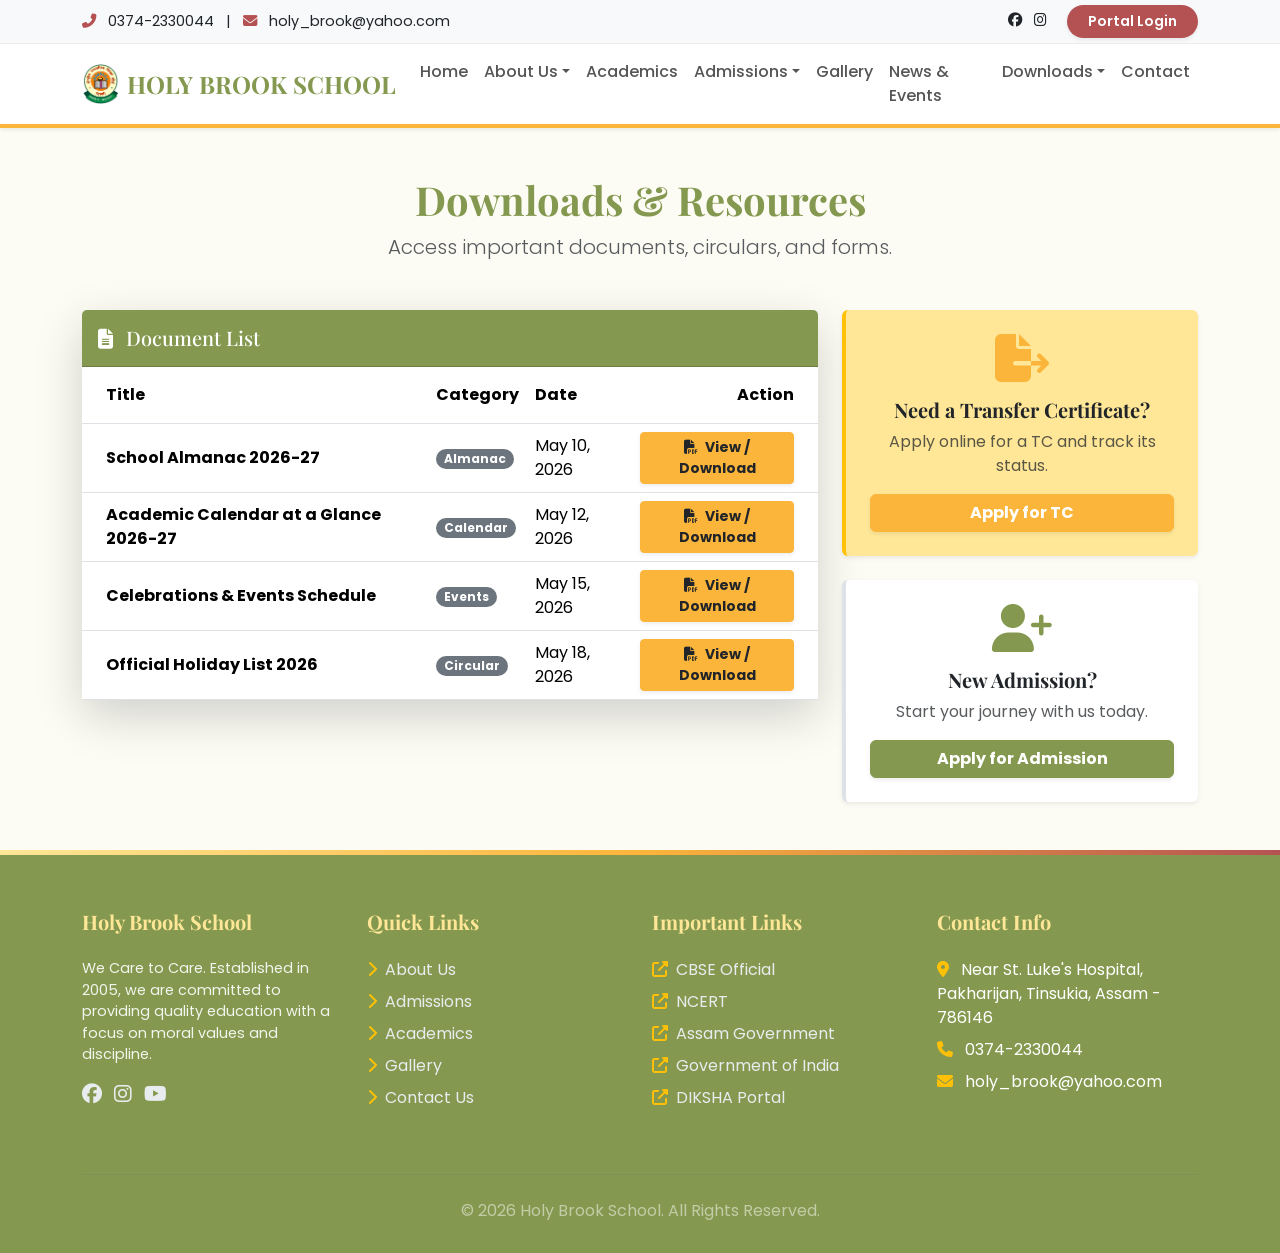
<file: downloads.html>
<!DOCTYPE html>
<html lang="en">
<head>
    <meta charset="UTF-8">
    <meta name="viewport" content="width=device-width, initial-scale=1.0">
    <title>Holy Brook School - We Care to Care</title>
    <!-- Bootstrap 5 CSS -->
    <link href="https://cdn.jsdelivr.net/npm/bootstrap@5.3.0/dist/css/bootstrap.min.css" rel="stylesheet">
    <!-- FontAwesome -->
    <link rel="stylesheet" href="https://cdnjs.cloudflare.com/ajax/libs/font-awesome/6.4.0/css/all.min.css">
    <!-- Google Fonts -->
    <link href="https://fonts.googleapis.com/css2?family=Playfair+Display:wght@500;700&family=Poppins:wght@300;400;500;600&display=swap" rel="stylesheet">
    <!-- AOS Animation -->
    <link href="https://unpkg.com/aos@2.3.1/dist/aos.css" rel="stylesheet">
    
    <link rel="stylesheet" href="css/style.css">
    
</head>
<body>

    <!-- Top Bar -->
    <div class="top-bar">
        <div class="container d-flex justify-content-between align-items-center">
            <div>
                <i class="fas fa-phone-alt me-2 text-rust"></i> 0374-2330044
                <span class="mx-2">|</span>
                <i class="fas fa-envelope me-2 text-rust"></i> holy_brook@yahoo.com
            </div>
            <div>
                <a href="#" class="text-dark me-2"><i class="fab fa-facebook transition-all"></i></a>
                <a href="#" class="text-dark me-2"><i class="fab fa-instagram"></i></a>
                <a href="#" class="btn btn-sm btn-portal ms-2 shadow-sm">Portal Login</a>
            </div>
        </div>
    </div>

    <!-- Navbar -->
    <nav class="navbar navbar-expand-lg navbar-light bg-white sticky-top shadow-sm">
        <div class="container">
            <a class="navbar-brand d-flex align-items-center" href="index.html">
                <img src="images/logo1.png" alt="Logo" class="me-2" style="height: 40px; width: auto;">
                <span>HOLY BROOK SCHOOL</span>
            </a>
            <button class="navbar-toggler" type="button" data-bs-toggle="collapse" data-bs-target="#navbarNav">
                <span class="navbar-toggler-icon"></span>
            </button>
            <div class="collapse navbar-collapse" id="navbarNav">
                <ul class="navbar-nav ms-auto">
                    <li class="nav-item"><a class="nav-link" href="index.html">Home</a></li>
                    
                    <li class="nav-item dropdown dropdown-hover">
                        <a class="nav-link dropdown-toggle" href="#" id="aboutDropdown" role="button" data-bs-toggle="dropdown">About Us</a>
                        <ul class="dropdown-menu animate__animated animate__fadeIn">
                            <li><a class="dropdown-item" href="about.html">School Profile</a></li>
                            <li><a class="dropdown-item" href="faculty.html">Faculty</a></li>
                            <li><a class="dropdown-item" href="mandatory-disclosure.html">Mandatory Disclosure</a></li>
                        </ul>
                    </li>

                    <li class="nav-item"><a class="nav-link" href="academics.html">Academics</a></li>
                    
                    <li class="nav-item dropdown dropdown-hover">
                        <a class="nav-link dropdown-toggle" href="#" id="admissionDropdown" role="button" data-bs-toggle="dropdown">Admissions</a>
                        <ul class="dropdown-menu animate__animated animate__fadeIn">
                            <li><a class="dropdown-item" href="admissions.html">Admission Process</a></li>
                            <li><a class="dropdown-item" href="apply-admission.html">Apply Online</a></li>
                        </ul>
                    </li>

                    <li class="nav-item"><a class="nav-link" href="gallery.html">Gallery</a></li>
                    <li class="nav-item"><a class="nav-link" href="news.html">News & Events</a></li>
                    
                    <li class="nav-item dropdown dropdown-hover">
                        <a class="nav-link dropdown-toggle" href="#" id="downloadDropdown" role="button" data-bs-toggle="dropdown">Downloads</a>
                        <ul class="dropdown-menu animate__animated animate__fadeIn">
                            <li><a class="dropdown-item" href="downloads.html">Resources</a></li>
                            <li><a class="dropdown-item" href="apply-tc.html">Apply for TC</a></li>
                        </ul>
                    </li>

                    <li class="nav-item"><a class="nav-link" href="contact.html">Contact</a></li>
                </ul>
            </div>
        </div>
    </nav>

    <!-- Main Content -->
    <div class="container my-5">
    <div class="text-center mb-5" data-aos="fade-down">
        <h1 class="text-school fw-bold">Downloads & Resources</h1>
        <p class="text-muted lead">Access important documents, circulars, and forms.</p>
    </div>
    
    <div class="row">
        <div class="col-md-8" data-aos="fade-right">
            <div class="card shadow-lg border-0 mb-4">
                <div class="card-header bg-school text-white py-3">
                    <h5 class="mb-0"><i class="fas fa-file-alt me-2"></i> Document List</h5>
                </div>
                <div class="card-body p-0">
                    <div class="table-responsive">
                        <table class="table table-hover mb-0">
                            <thead class="bg-light text-school">
                                <tr>
                                    <th class="py-3 ps-4">Title</th>
                                    <th class="py-3">Category</th>
                                    <th class="py-3">Date</th>
                                    <th class="py-3 text-end pe-4">Action</th>
                                </tr>
                            </thead>
                            <tbody>
                                
            <tr class="align-middle">
                <td class="ps-4 fw-bold">School Almanac 2026-27</td>
                <td><span class="badge bg-secondary rounded-pill">Almanac</span></td>
                <td>May 10, 2026</td>
                <td class="text-end pe-4">
                    <a href="documents/ALMANAC.pdf" target="_blank" rel="noopener noreferrer" class="btn btn-sm btn-warning fw-bold text-dark shadow-sm">
                        <i class="fas fa-file-pdf me-1"></i> View / Download
                    </a>
                </td>
            </tr>
            <tr class="align-middle">
                <td class="ps-4 fw-bold">Academic Calendar at a Glance 2026-27</td>
                <td><span class="badge bg-secondary rounded-pill">Calendar</span></td>
                <td>May 12, 2026</td>
                <td class="text-end pe-4">
                    <a href="documents/Calander%20at%20glance.pdf" target="_blank" rel="noopener noreferrer" class="btn btn-sm btn-warning fw-bold text-dark shadow-sm">
                        <i class="fas fa-file-pdf me-1"></i> View / Download
                    </a>
                </td>
            </tr>
            <tr class="align-middle">
                <td class="ps-4 fw-bold">Celebrations & Events Schedule</td>
                <td><span class="badge bg-secondary rounded-pill">Events</span></td>
                <td>May 15, 2026</td>
                <td class="text-end pe-4">
                    <a href="documents/Celebrattions.pdf" target="_blank" rel="noopener noreferrer" class="btn btn-sm btn-warning fw-bold text-dark shadow-sm">
                        <i class="fas fa-file-pdf me-1"></i> View / Download
                    </a>
                </td>
            </tr>
            <tr class="align-middle">
                <td class="ps-4 fw-bold">Official Holiday List 2026</td>
                <td><span class="badge bg-secondary rounded-pill">Circular</span></td>
                <td>May 18, 2026</td>
                <td class="text-end pe-4">
                    <a href="documents/Holiday%20List.pdf" target="_blank" rel="noopener noreferrer" class="btn btn-sm btn-warning fw-bold text-dark shadow-sm">
                        <i class="fas fa-file-pdf me-1"></i> View / Download
                    </a>
                </td>
            </tr>
        
                            </tbody>
                        </table>
                    </div>
                </div>
            </div>
        </div>
        
        <div class="col-md-4 mt-4 mt-md-0" data-aos="fade-left">
            <div class="card shadow-sm border-0 border-start border-4 border-warning mb-4 bg-cream">
                <div class="card-body text-center p-4">
                    <i class="fas fa-file-export fa-3x text-gold mb-3"></i>
                    <h5 class="card-title fw-bold">Need a Transfer Certificate?</h5>
                    <p class="card-text text-muted">Apply online for a TC and track its status.</p>
                    <a href="apply-tc.html" class="btn btn-warning w-100 fw-bold shadow-sm">Apply for TC</a>
                </div>
            </div>

            <div class="card shadow-sm border-0 border-start border-4 border-school">
                 <div class="card-body text-center p-4">
                    <i class="fas fa-user-plus fa-3x text-school mb-3"></i>
                    <h5 class="card-title fw-bold">New Admission?</h5>
                    <p class="card-text text-muted">Start your journey with us today.</p>
                    <a href="apply-admission.html" class="btn btn-primary text-white w-100 fw-bold shadow-sm">Apply for Admission</a>
                </div>
            </div>
        </div>
    </div>
</div>

    <!-- Footer -->
    <footer>
        <div class="container">
            <div class="row">
                <div class="col-md-3 mb-4">
                    <h5 class="fw-bold">Holy Brook School</h5>
                    <p style="font-size: 0.9em; opacity: 0.9;">We Care to Care. Established in 2005, we are committed to providing quality education with a focus on moral values and discipline.</p>
                    <div class="mt-3">
                        <a href="#" class="me-2"><i class="fab fa-facebook fa-lg"></i></a>
                        <a href="#" class="me-2"><i class="fab fa-instagram fa-lg"></i></a>
                        <a href="#" class="me-2"><i class="fab fa-youtube fa-lg"></i></a>
                    </div>
                </div>
                <div class="col-md-3 mb-4">
                    <h5 class="fw-bold">Quick Links</h5>
                    <ul class="list-unstyled">
                        <li><a href="about.html"><i class="fas fa-chevron-right me-2 text-warning"></i>About Us</a></li>
                        <li><a href="admissions.html"><i class="fas fa-chevron-right me-2 text-warning"></i>Admissions</a></li>
                        <li><a href="academics.html"><i class="fas fa-chevron-right me-2 text-warning"></i>Academics</a></li>
                        <li><a href="gallery.html"><i class="fas fa-chevron-right me-2 text-warning"></i>Gallery</a></li>
                        <li><a href="contact.html"><i class="fas fa-chevron-right me-2 text-warning"></i>Contact Us</a></li>
                    </ul>
                </div>
                <div class="col-md-3 mb-4">
                    <h5 class="fw-bold">Important Links</h5>
                    <ul class="list-unstyled">
                        <li><a href="https://www.cbse.gov.in/" target="_blank"><i class="fas fa-external-link-alt me-2 text-warning"></i>CBSE Official</a></li>
                        <li><a href="https://ncert.nic.in/" target="_blank"><i class="fas fa-external-link-alt me-2 text-warning"></i>NCERT</a></li>
                        <li><a href="https://assam.gov.in/" target="_blank"><i class="fas fa-external-link-alt me-2 text-warning"></i>Assam Government</a></li>
                        <li><a href="https://www.india.gov.in/" target="_blank"><i class="fas fa-external-link-alt me-2 text-warning"></i>Government of India</a></li>
                        <li><a href="https://diksha.gov.in/" target="_blank"><i class="fas fa-external-link-alt me-2 text-warning"></i>DIKSHA Portal</a></li>
                    </ul>
                </div>
                <div class="col-md-3 mb-4">
                    <h5 class="fw-bold">Contact Info</h5>
                    <p class="mb-2"><i class="fas fa-map-marker-alt me-2 text-warning"></i> Near St. Luke's Hospital, Pakharijan, Tinsukia, Assam - 786146</p>
                    <p class="mb-2"><i class="fas fa-phone me-2 text-warning"></i> 0374-2330044</p>
                    <p class="mb-2"><i class="fas fa-envelope me-2 text-warning"></i> holy_brook@yahoo.com</p>
                </div>
            </div>
            <hr class="border-secondary my-4">
            <div class="text-center">
                <p class="mb-0 text-white-50">&copy; 2026 Holy Brook School. All Rights Reserved.</p>
            </div>
        </div>
    </footer>

    <!-- Bootstrap 5 JS -->
    <script src="https://cdn.jsdelivr.net/npm/bootstrap@5.3.0/dist/js/bootstrap.bundle.min.js"></script>
    <!-- AOS Animation JS -->
    <script src="https://unpkg.com/aos@2.3.1/dist/aos.js"></script>
    <script>
        AOS.init({
            duration: 1000,
            once: true,
            offset: 100
        });
    </script>
    
</body>
</html>
</file>
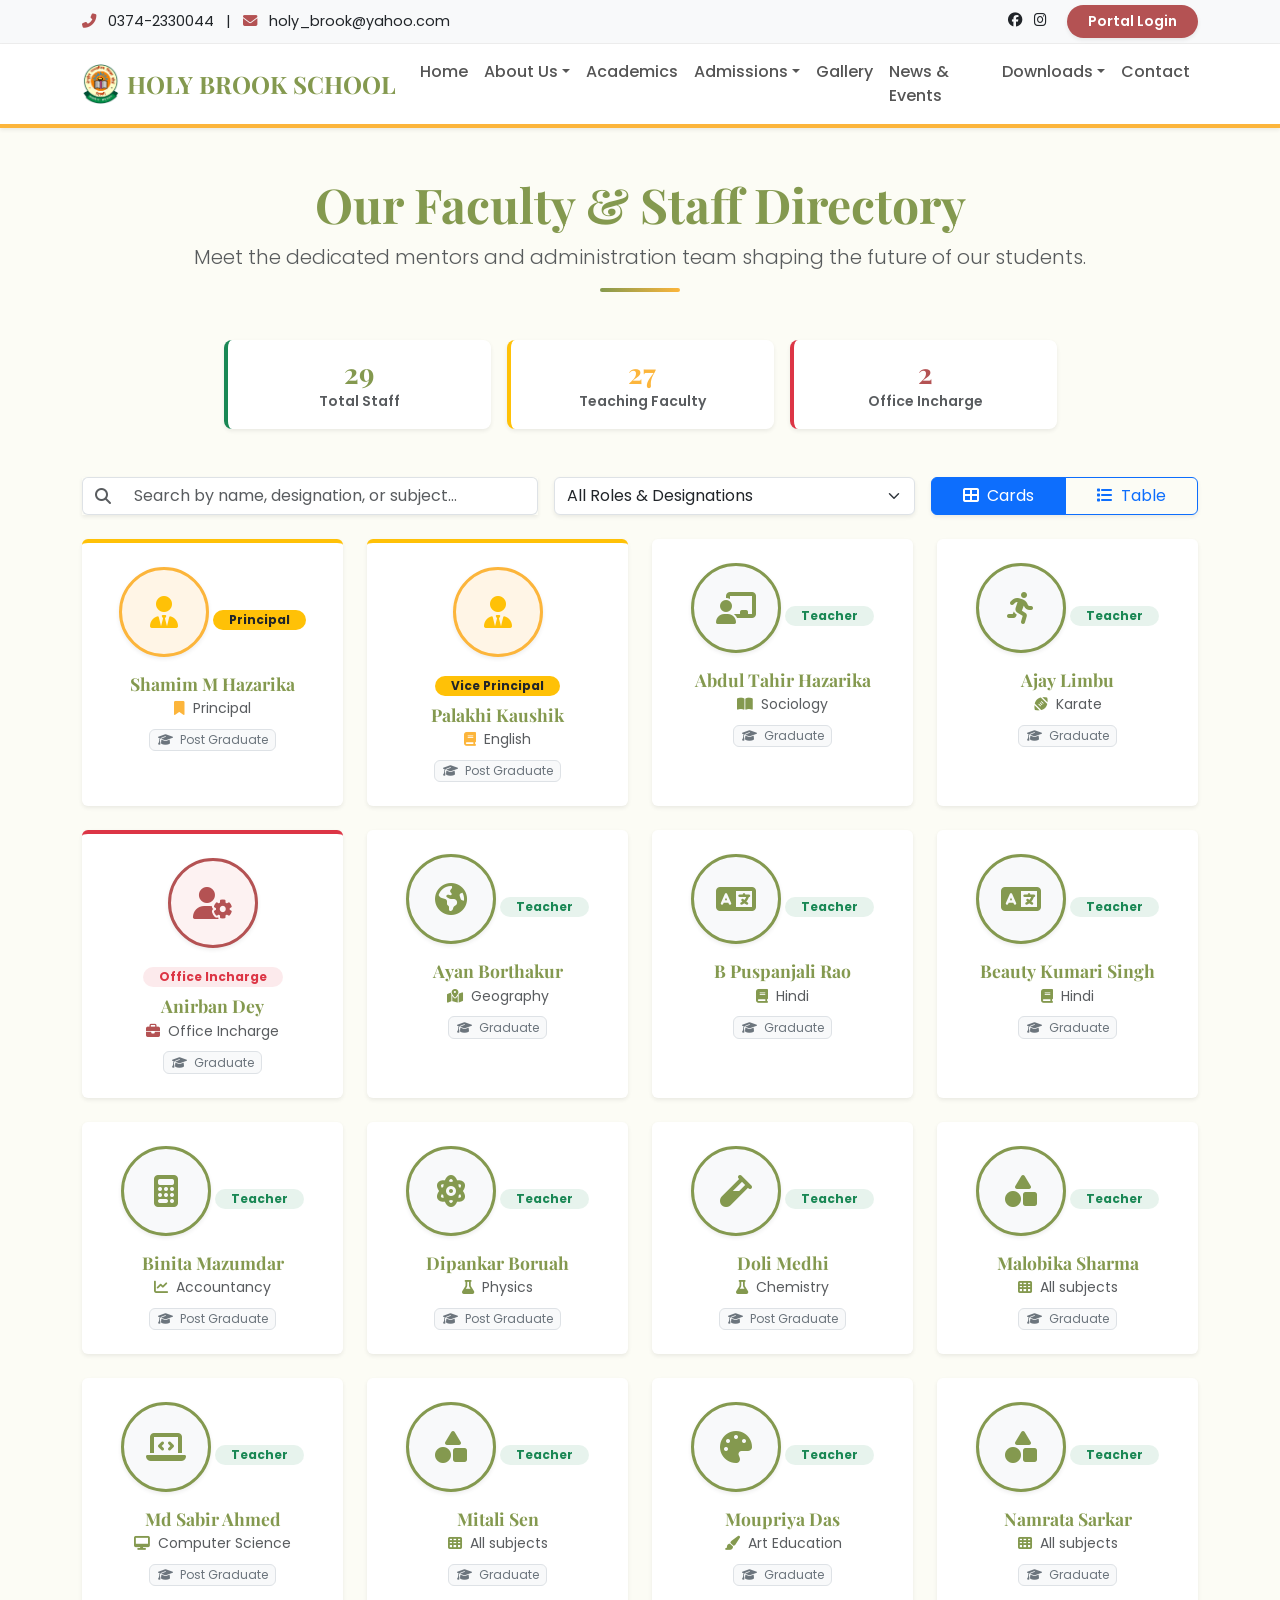
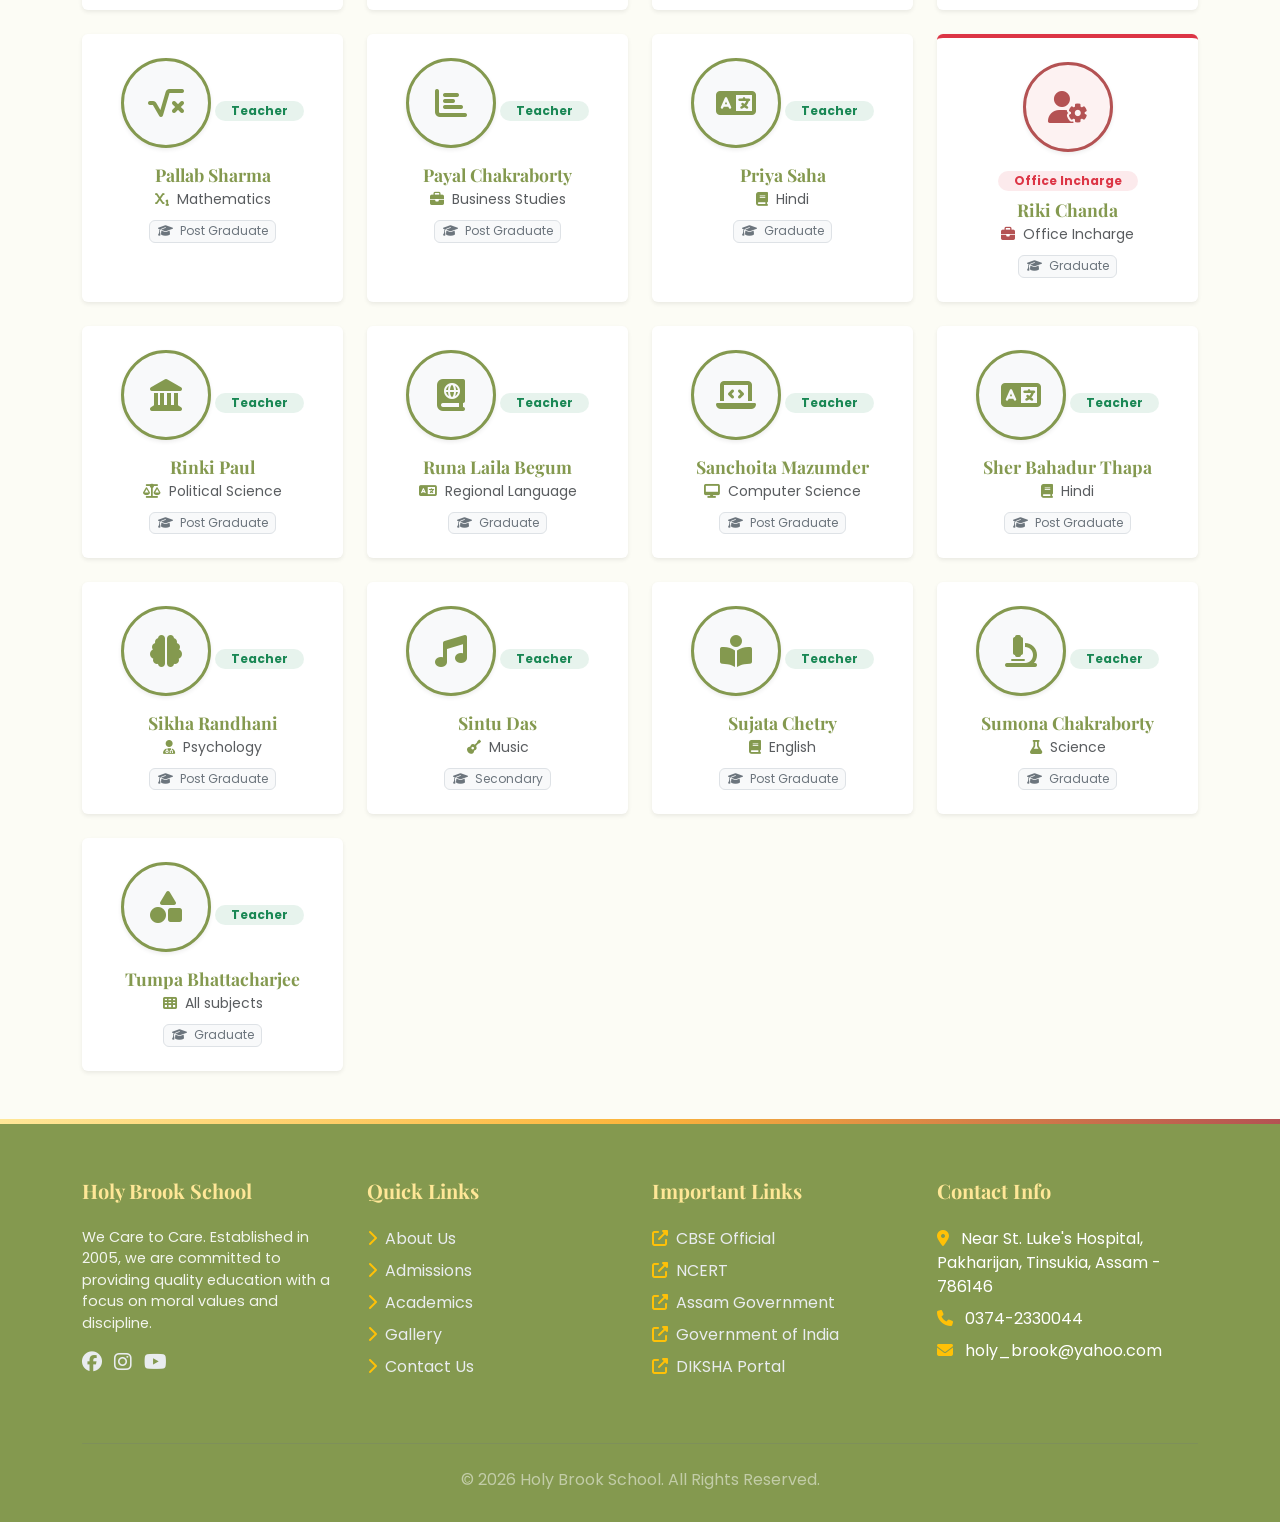
<file: faculty.html>
<!DOCTYPE html>
<html lang="en">
<head>
    <meta charset="UTF-8">
    <meta name="viewport" content="width=device-width, initial-scale=1.0">
    <title>Holy Brook School - We Care to Care</title>
    <!-- Bootstrap 5 CSS -->
    <link href="https://cdn.jsdelivr.net/npm/bootstrap@5.3.0/dist/css/bootstrap.min.css" rel="stylesheet">
    <!-- FontAwesome -->
    <link rel="stylesheet" href="https://cdnjs.cloudflare.com/ajax/libs/font-awesome/6.4.0/css/all.min.css">
    <!-- Google Fonts -->
    <link href="https://fonts.googleapis.com/css2?family=Playfair+Display:wght@500;700&family=Poppins:wght@300;400;500;600&display=swap" rel="stylesheet">
    <!-- AOS Animation -->
    <link href="https://unpkg.com/aos@2.3.1/dist/aos.css" rel="stylesheet">
    
    <link rel="stylesheet" href="css/style.css">
    
</head>
<body>

    <!-- Top Bar -->
    <div class="top-bar">
        <div class="container d-flex justify-content-between align-items-center">
            <div>
                <i class="fas fa-phone-alt me-2 text-rust"></i> 0374-2330044
                <span class="mx-2">|</span>
                <i class="fas fa-envelope me-2 text-rust"></i> holy_brook@yahoo.com
            </div>
            <div>
                <a href="#" class="text-dark me-2"><i class="fab fa-facebook transition-all"></i></a>
                <a href="#" class="text-dark me-2"><i class="fab fa-instagram"></i></a>
                <a href="#" class="btn btn-sm btn-portal ms-2 shadow-sm">Portal Login</a>
            </div>
        </div>
    </div>

    <!-- Navbar -->
    <nav class="navbar navbar-expand-lg navbar-light bg-white sticky-top shadow-sm">
        <div class="container">
            <a class="navbar-brand d-flex align-items-center" href="index.html">
                <img src="images/logo1.png" alt="Logo" class="me-2" style="height: 40px; width: auto;">
                <span>HOLY BROOK SCHOOL</span>
            </a>
            <button class="navbar-toggler" type="button" data-bs-toggle="collapse" data-bs-target="#navbarNav">
                <span class="navbar-toggler-icon"></span>
            </button>
            <div class="collapse navbar-collapse" id="navbarNav">
                <ul class="navbar-nav ms-auto">
                    <li class="nav-item"><a class="nav-link" href="index.html">Home</a></li>
                    
                    <li class="nav-item dropdown dropdown-hover">
                        <a class="nav-link dropdown-toggle" href="#" id="aboutDropdown" role="button" data-bs-toggle="dropdown">About Us</a>
                        <ul class="dropdown-menu animate__animated animate__fadeIn">
                            <li><a class="dropdown-item" href="about.html">School Profile</a></li>
                            <li><a class="dropdown-item" href="faculty.html">Faculty</a></li>
                            <li><a class="dropdown-item" href="mandatory-disclosure.html">Mandatory Disclosure</a></li>
                        </ul>
                    </li>

                    <li class="nav-item"><a class="nav-link" href="academics.html">Academics</a></li>
                    
                    <li class="nav-item dropdown dropdown-hover">
                        <a class="nav-link dropdown-toggle" href="#" id="admissionDropdown" role="button" data-bs-toggle="dropdown">Admissions</a>
                        <ul class="dropdown-menu animate__animated animate__fadeIn">
                            <li><a class="dropdown-item" href="admissions.html">Admission Process</a></li>
                            <li><a class="dropdown-item" href="apply-admission.html">Apply Online</a></li>
                        </ul>
                    </li>

                    <li class="nav-item"><a class="nav-link" href="gallery.html">Gallery</a></li>
                    <li class="nav-item"><a class="nav-link" href="news.html">News & Events</a></li>
                    
                    <li class="nav-item dropdown dropdown-hover">
                        <a class="nav-link dropdown-toggle" href="#" id="downloadDropdown" role="button" data-bs-toggle="dropdown">Downloads</a>
                        <ul class="dropdown-menu animate__animated animate__fadeIn">
                            <li><a class="dropdown-item" href="downloads.html">Resources</a></li>
                            <li><a class="dropdown-item" href="apply-tc.html">Apply for TC</a></li>
                        </ul>
                    </li>

                    <li class="nav-item"><a class="nav-link" href="contact.html">Contact</a></li>
                </ul>
            </div>
        </div>
    </nav>

    <!-- Main Content -->
    <div class="container my-5">
        <div class="text-center mb-5" data-aos="fade-down">
            <h1 class="text-school fw-bold display-5 mb-2">Our Faculty & Staff Directory</h1>
            <p class="lead text-muted">Meet the dedicated mentors and administration team shaping the future of our students.</p>
            <div class="mx-auto" style="width: 80px; height: 4px; background: linear-gradient(to right, var(--primary-sage), var(--accent-gold)); border-radius: 2px;"></div>
        </div>

        <!-- Quick Stats -->
        <div class="row g-3 mb-5 justify-content-center" data-aos="fade-up">
            <div class="col-6 col-md-3">
                <div class="p-3 bg-white rounded-3 shadow-sm border-start border-4 border-success text-center">
                    <h3 class="fw-bold text-school mb-0">29</h3>
                    <small class="text-muted fw-semibold">Total Staff</small>
                </div>
            </div>
            <div class="col-6 col-md-3">
                <div class="p-3 bg-white rounded-3 shadow-sm border-start border-4 border-warning text-center">
                    <h3 class="fw-bold text-gold mb-0">27</h3>
                    <small class="text-muted fw-semibold">Teaching Faculty</small>
                </div>
            </div>
            <div class="col-6 col-md-3">
                <div class="p-3 bg-white rounded-3 shadow-sm border-start border-4 border-danger text-center">
                    <h3 class="fw-bold text-rust mb-0">2</h3>
                    <small class="text-muted fw-semibold">Office Incharge</small>
                </div>
            </div>
        </div>

        <!-- Filter & View Controls -->
        <div class="row mb-4 align-items-center g-3" data-aos="fade-up">
            <div class="col-md-5">
                <div class="input-group shadow-sm">
                    <span class="input-group-text bg-white border-end-0"><i class="fas fa-search text-muted"></i></span>
                    <input type="text" id="facultySearch" class="form-control border-start-0" placeholder="Search by name, designation, or subject...">
                </div>
            </div>
            <div class="col-md-4">
                <select id="roleFilter" class="form-select shadow-sm">
                    <option value="all">All Roles & Designations</option>
                    <option value="Principal">Principal & Vice Principal</option>
                    <option value="Teacher">Teaching Staff</option>
                    <option value="Office Incharge">Office Staff</option>
                </select>
            </div>
            <div class="col-md-3 text-md-end">
                <div class="btn-group shadow-sm w-100 w-md-auto" role="group">
                    <button type="button" class="btn btn-outline-primary active" id="btnGridView"><i class="fas fa-th-large me-1"></i> Cards</button>
                    <button type="button" class="btn btn-outline-primary" id="btnTableView"><i class="fas fa-list me-1"></i> Table</button>
                </div>
            </div>
        </div>

        <!-- Grid View -->
        <div id="gridView" class="row g-4">
            <!-- 1. Shamim M Hazarika -->
            <div class="col-lg-3 col-md-4 col-sm-6 faculty-card-item" data-name="shamim m hazarika" data-role="Principal" data-subject="principal" data-aos="zoom-in">
                <div class="card h-100 border-0 shadow-sm text-center card-hover-effect border-top border-4 border-warning">
                    <div class="card-body p-4">
                        <div class="rounded-circle mb-3 d-inline-flex align-items-center justify-content-center shadow-sm" style="width: 90px; height: 90px; background: #fff5e6; border: 3px solid var(--accent-gold);">
                            <i class="fas fa-user-tie fa-2x text-warning"></i>
                        </div>
                        <span class="badge bg-warning text-dark mb-2 px-3 py-1 rounded-pill">Principal</span>
                        <h5 class="card-title fw-bold text-school mb-1" style="font-size: 1.1rem;">Shamim M Hazarika</h5>
                        <p class="card-text text-muted small mb-2"><i class="fas fa-bookmark me-1 text-gold"></i> Principal</p>
                        <span class="badge bg-light text-secondary border fw-normal"><i class="fas fa-graduation-cap me-1"></i> Post Graduate</span>
                    </div>
                </div>
            </div>

            <!-- 2. Palakhi Kaushik -->
            <div class="col-lg-3 col-md-4 col-sm-6 faculty-card-item" data-name="palakhi kaushik" data-role="Principal" data-subject="english" data-aos="zoom-in">
                <div class="card h-100 border-0 shadow-sm text-center card-hover-effect border-top border-4 border-warning">
                    <div class="card-body p-4">
                        <div class="rounded-circle mb-3 d-inline-flex align-items-center justify-content-center shadow-sm" style="width: 90px; height: 90px; background: #fff5e6; border: 3px solid var(--accent-gold);">
                            <i class="fas fa-user-tie fa-2x text-warning"></i>
                        </div>
                        <span class="badge bg-warning text-dark mb-2 px-3 py-1 rounded-pill">Vice Principal</span>
                        <h5 class="card-title fw-bold text-school mb-1" style="font-size: 1.1rem;">Palakhi Kaushik</h5>
                        <p class="card-text text-muted small mb-2"><i class="fas fa-book me-1 text-gold"></i> English</p>
                        <span class="badge bg-light text-secondary border fw-normal"><i class="fas fa-graduation-cap me-1"></i> Post Graduate</span>
                    </div>
                </div>
            </div>

            <!-- 3. Abdul Tahir Hazarika -->
            <div class="col-lg-3 col-md-4 col-sm-6 faculty-card-item" data-name="abdul tahir hazarika" data-role="Teacher" data-subject="sociology" data-aos="zoom-in">
                <div class="card h-100 border-0 shadow-sm text-center card-hover-effect">
                    <div class="card-body p-4">
                        <div class="rounded-circle mb-3 d-inline-flex align-items-center justify-content-center shadow-sm" style="width: 90px; height: 90px; background-color: #f8f9fa; border: 3px solid var(--primary-sage);">
                            <i class="fas fa-chalkboard-teacher fa-2x text-school"></i>
                        </div>
                        <span class="badge bg-success bg-opacity-10 text-success mb-2 px-3 py-1 rounded-pill">Teacher</span>
                        <h5 class="card-title fw-bold text-school mb-1" style="font-size: 1.1rem;">Abdul Tahir Hazarika</h5>
                        <p class="card-text text-muted small mb-2"><i class="fas fa-book-open me-1 text-school"></i> Sociology</p>
                        <span class="badge bg-light text-secondary border fw-normal"><i class="fas fa-graduation-cap me-1"></i> Graduate</span>
                    </div>
                </div>
            </div>

            <!-- 4. Ajay Limbu -->
            <div class="col-lg-3 col-md-4 col-sm-6 faculty-card-item" data-name="ajay limbu" data-role="Teacher" data-subject="karate" data-aos="zoom-in">
                <div class="card h-100 border-0 shadow-sm text-center card-hover-effect">
                    <div class="card-body p-4">
                        <div class="rounded-circle mb-3 d-inline-flex align-items-center justify-content-center shadow-sm" style="width: 90px; height: 90px; background-color: #f8f9fa; border: 3px solid var(--primary-sage);">
                            <i class="fas fa-running fa-2x text-school"></i>
                        </div>
                        <span class="badge bg-success bg-opacity-10 text-success mb-2 px-3 py-1 rounded-pill">Teacher</span>
                        <h5 class="card-title fw-bold text-school mb-1" style="font-size: 1.1rem;">Ajay Limbu</h5>
                        <p class="card-text text-muted small mb-2"><i class="fas fa-football-ball me-1 text-school"></i> Karate</p>
                        <span class="badge bg-light text-secondary border fw-normal"><i class="fas fa-graduation-cap me-1"></i> Graduate</span>
                    </div>
                </div>
            </div>

            <!-- 5. Anirban Dey -->
            <div class="col-lg-3 col-md-4 col-sm-6 faculty-card-item" data-name="anirban dey" data-role="Office Incharge" data-subject="office incharge" data-aos="zoom-in">
                <div class="card h-100 border-0 shadow-sm text-center card-hover-effect border-top border-4 border-danger">
                    <div class="card-body p-4">
                        <div class="rounded-circle mb-3 d-inline-flex align-items-center justify-content-center shadow-sm" style="width: 90px; height: 90px; background-color: #fdf2f2; border: 3px solid var(--highlight-rust);">
                            <i class="fas fa-user-cog fa-2x text-rust"></i>
                        </div>
                        <span class="badge bg-danger bg-opacity-10 text-danger mb-2 px-3 py-1 rounded-pill">Office Incharge</span>
                        <h5 class="card-title fw-bold text-school mb-1" style="font-size: 1.1rem;">Anirban Dey</h5>
                        <p class="card-text text-muted small mb-2"><i class="fas fa-briefcase me-1 text-rust"></i> Office Incharge</p>
                        <span class="badge bg-light text-secondary border fw-normal"><i class="fas fa-graduation-cap me-1"></i> Graduate</span>
                    </div>
                </div>
            </div>

            <!-- 6. Ayan Borthakur -->
            <div class="col-lg-3 col-md-4 col-sm-6 faculty-card-item" data-name="ayan borthakur" data-role="Teacher" data-subject="geography" data-aos="zoom-in">
                <div class="card h-100 border-0 shadow-sm text-center card-hover-effect">
                    <div class="card-body p-4">
                        <div class="rounded-circle mb-3 d-inline-flex align-items-center justify-content-center shadow-sm" style="width: 90px; height: 90px; background-color: #f8f9fa; border: 3px solid var(--primary-sage);">
                            <i class="fas fa-globe-americas fa-2x text-school"></i>
                        </div>
                        <span class="badge bg-success bg-opacity-10 text-success mb-2 px-3 py-1 rounded-pill">Teacher</span>
                        <h5 class="card-title fw-bold text-school mb-1" style="font-size: 1.1rem;">Ayan Borthakur</h5>
                        <p class="card-text text-muted small mb-2"><i class="fas fa-map-marked-alt me-1 text-school"></i> Geography</p>
                        <span class="badge bg-light text-secondary border fw-normal"><i class="fas fa-graduation-cap me-1"></i> Graduate</span>
                    </div>
                </div>
            </div>

            <!-- 7. B Puspanjali Rao -->
            <div class="col-lg-3 col-md-4 col-sm-6 faculty-card-item" data-name="b puspanjali rao" data-role="Teacher" data-subject="hindi" data-aos="zoom-in">
                <div class="card h-100 border-0 shadow-sm text-center card-hover-effect">
                    <div class="card-body p-4">
                        <div class="rounded-circle mb-3 d-inline-flex align-items-center justify-content-center shadow-sm" style="width: 90px; height: 90px; background-color: #f8f9fa; border: 3px solid var(--primary-sage);">
                            <i class="fas fa-language fa-2x text-school"></i>
                        </div>
                        <span class="badge bg-success bg-opacity-10 text-success mb-2 px-3 py-1 rounded-pill">Teacher</span>
                        <h5 class="card-title fw-bold text-school mb-1" style="font-size: 1.1rem;">B Puspanjali Rao</h5>
                        <p class="card-text text-muted small mb-2"><i class="fas fa-book me-1 text-school"></i> Hindi</p>
                        <span class="badge bg-light text-secondary border fw-normal"><i class="fas fa-graduation-cap me-1"></i> Graduate</span>
                    </div>
                </div>
            </div>

            <!-- 8. Beauty Kumari Singh -->
            <div class="col-lg-3 col-md-4 col-sm-6 faculty-card-item" data-name="beauty kumari singh" data-role="Teacher" data-subject="hindi" data-aos="zoom-in">
                <div class="card h-100 border-0 shadow-sm text-center card-hover-effect">
                    <div class="card-body p-4">
                        <div class="rounded-circle mb-3 d-inline-flex align-items-center justify-content-center shadow-sm" style="width: 90px; height: 90px; background-color: #f8f9fa; border: 3px solid var(--primary-sage);">
                            <i class="fas fa-language fa-2x text-school"></i>
                        </div>
                        <span class="badge bg-success bg-opacity-10 text-success mb-2 px-3 py-1 rounded-pill">Teacher</span>
                        <h5 class="card-title fw-bold text-school mb-1" style="font-size: 1.1rem;">Beauty Kumari Singh</h5>
                        <p class="card-text text-muted small mb-2"><i class="fas fa-book me-1 text-school"></i> Hindi</p>
                        <span class="badge bg-light text-secondary border fw-normal"><i class="fas fa-graduation-cap me-1"></i> Graduate</span>
                    </div>
                </div>
            </div>

            <!-- 9. Binita Mazumdar -->
            <div class="col-lg-3 col-md-4 col-sm-6 faculty-card-item" data-name="binita mazumdar" data-role="Teacher" data-subject="accountancy" data-aos="zoom-in">
                <div class="card h-100 border-0 shadow-sm text-center card-hover-effect">
                    <div class="card-body p-4">
                        <div class="rounded-circle mb-3 d-inline-flex align-items-center justify-content-center shadow-sm" style="width: 90px; height: 90px; background-color: #f8f9fa; border: 3px solid var(--primary-sage);">
                            <i class="fas fa-calculator fa-2x text-school"></i>
                        </div>
                        <span class="badge bg-success bg-opacity-10 text-success mb-2 px-3 py-1 rounded-pill">Teacher</span>
                        <h5 class="card-title fw-bold text-school mb-1" style="font-size: 1.1rem;">Binita Mazumdar</h5>
                        <p class="card-text text-muted small mb-2"><i class="fas fa-chart-line me-1 text-school"></i> Accountancy</p>
                        <span class="badge bg-light text-secondary border fw-normal"><i class="fas fa-graduation-cap me-1"></i> Post Graduate</span>
                    </div>
                </div>
            </div>

            <!-- 10. Dipankar Boruah -->
            <div class="col-lg-3 col-md-4 col-sm-6 faculty-card-item" data-name="dipankar boruah" data-role="Teacher" data-subject="physics" data-aos="zoom-in">
                <div class="card h-100 border-0 shadow-sm text-center card-hover-effect">
                    <div class="card-body p-4">
                        <div class="rounded-circle mb-3 d-inline-flex align-items-center justify-content-center shadow-sm" style="width: 90px; height: 90px; background-color: #f8f9fa; border: 3px solid var(--primary-sage);">
                            <i class="fas fa-atom fa-2x text-school"></i>
                        </div>
                        <span class="badge bg-success bg-opacity-10 text-success mb-2 px-3 py-1 rounded-pill">Teacher</span>
                        <h5 class="card-title fw-bold text-school mb-1" style="font-size: 1.1rem;">Dipankar Boruah</h5>
                        <p class="card-text text-muted small mb-2"><i class="fas fa-flask me-1 text-school"></i> Physics</p>
                        <span class="badge bg-light text-secondary border fw-normal"><i class="fas fa-graduation-cap me-1"></i> Post Graduate</span>
                    </div>
                </div>
            </div>

            <!-- 11. Doli Medhi -->
            <div class="col-lg-3 col-md-4 col-sm-6 faculty-card-item" data-name="doli medhi" data-role="Teacher" data-subject="chemistry" data-aos="zoom-in">
                <div class="card h-100 border-0 shadow-sm text-center card-hover-effect">
                    <div class="card-body p-4">
                        <div class="rounded-circle mb-3 d-inline-flex align-items-center justify-content-center shadow-sm" style="width: 90px; height: 90px; background-color: #f8f9fa; border: 3px solid var(--primary-sage);">
                            <i class="fas fa-vial fa-2x text-school"></i>
                        </div>
                        <span class="badge bg-success bg-opacity-10 text-success mb-2 px-3 py-1 rounded-pill">Teacher</span>
                        <h5 class="card-title fw-bold text-school mb-1" style="font-size: 1.1rem;">Doli Medhi</h5>
                        <p class="card-text text-muted small mb-2"><i class="fas fa-flask me-1 text-school"></i> Chemistry</p>
                        <span class="badge bg-light text-secondary border fw-normal"><i class="fas fa-graduation-cap me-1"></i> Post Graduate</span>
                    </div>
                </div>
            </div>

            <!-- 12. Malobika Sharma -->
            <div class="col-lg-3 col-md-4 col-sm-6 faculty-card-item" data-name="malobika sharma" data-role="Teacher" data-subject="all subjects" data-aos="zoom-in">
                <div class="card h-100 border-0 shadow-sm text-center card-hover-effect">
                    <div class="card-body p-4">
                        <div class="rounded-circle mb-3 d-inline-flex align-items-center justify-content-center shadow-sm" style="width: 90px; height: 90px; background-color: #f8f9fa; border: 3px solid var(--primary-sage);">
                            <i class="fas fa-shapes fa-2x text-school"></i>
                        </div>
                        <span class="badge bg-success bg-opacity-10 text-success mb-2 px-3 py-1 rounded-pill">Teacher</span>
                        <h5 class="card-title fw-bold text-school mb-1" style="font-size: 1.1rem;">Malobika Sharma</h5>
                        <p class="card-text text-muted small mb-2"><i class="fas fa-th me-1 text-school"></i> All subjects</p>
                        <span class="badge bg-light text-secondary border fw-normal"><i class="fas fa-graduation-cap me-1"></i> Graduate</span>
                    </div>
                </div>
            </div>

            <!-- 13. Md Sabir Ahmed -->
            <div class="col-lg-3 col-md-4 col-sm-6 faculty-card-item" data-name="md sabir ahmed" data-role="Teacher" data-subject="computer science" data-aos="zoom-in">
                <div class="card h-100 border-0 shadow-sm text-center card-hover-effect">
                    <div class="card-body p-4">
                        <div class="rounded-circle mb-3 d-inline-flex align-items-center justify-content-center shadow-sm" style="width: 90px; height: 90px; background-color: #f8f9fa; border: 3px solid var(--primary-sage);">
                            <i class="fas fa-laptop-code fa-2x text-school"></i>
                        </div>
                        <span class="badge bg-success bg-opacity-10 text-success mb-2 px-3 py-1 rounded-pill">Teacher</span>
                        <h5 class="card-title fw-bold text-school mb-1" style="font-size: 1.1rem;">Md Sabir Ahmed</h5>
                        <p class="card-text text-muted small mb-2"><i class="fas fa-desktop me-1 text-school"></i> Computer Science</p>
                        <span class="badge bg-light text-secondary border fw-normal"><i class="fas fa-graduation-cap me-1"></i> Post Graduate</span>
                    </div>
                </div>
            </div>

            <!-- 14. Mitali Sen -->
            <div class="col-lg-3 col-md-4 col-sm-6 faculty-card-item" data-name="mitali sen" data-role="Teacher" data-subject="all subjects" data-aos="zoom-in">
                <div class="card h-100 border-0 shadow-sm text-center card-hover-effect">
                    <div class="card-body p-4">
                        <div class="rounded-circle mb-3 d-inline-flex align-items-center justify-content-center shadow-sm" style="width: 90px; height: 90px; background-color: #f8f9fa; border: 3px solid var(--primary-sage);">
                            <i class="fas fa-shapes fa-2x text-school"></i>
                        </div>
                        <span class="badge bg-success bg-opacity-10 text-success mb-2 px-3 py-1 rounded-pill">Teacher</span>
                        <h5 class="card-title fw-bold text-school mb-1" style="font-size: 1.1rem;">Mitali Sen</h5>
                        <p class="card-text text-muted small mb-2"><i class="fas fa-th me-1 text-school"></i> All subjects</p>
                        <span class="badge bg-light text-secondary border fw-normal"><i class="fas fa-graduation-cap me-1"></i> Graduate</span>
                    </div>
                </div>
            </div>

            <!-- 15. Moupriya Das -->
            <div class="col-lg-3 col-md-4 col-sm-6 faculty-card-item" data-name="moupriya das" data-role="Teacher" data-subject="art education" data-aos="zoom-in">
                <div class="card h-100 border-0 shadow-sm text-center card-hover-effect">
                    <div class="card-body p-4">
                        <div class="rounded-circle mb-3 d-inline-flex align-items-center justify-content-center shadow-sm" style="width: 90px; height: 90px; background-color: #f8f9fa; border: 3px solid var(--primary-sage);">
                            <i class="fas fa-palette fa-2x text-school"></i>
                        </div>
                        <span class="badge bg-success bg-opacity-10 text-success mb-2 px-3 py-1 rounded-pill">Teacher</span>
                        <h5 class="card-title fw-bold text-school mb-1" style="font-size: 1.1rem;">Moupriya Das</h5>
                        <p class="card-text text-muted small mb-2"><i class="fas fa-paint-brush me-1 text-school"></i> Art Education</p>
                        <span class="badge bg-light text-secondary border fw-normal"><i class="fas fa-graduation-cap me-1"></i> Graduate</span>
                    </div>
                </div>
            </div>

            <!-- 16. Namrata Sarkar -->
            <div class="col-lg-3 col-md-4 col-sm-6 faculty-card-item" data-name="namrata sarkar" data-role="Teacher" data-subject="all subjects" data-aos="zoom-in">
                <div class="card h-100 border-0 shadow-sm text-center card-hover-effect">
                    <div class="card-body p-4">
                        <div class="rounded-circle mb-3 d-inline-flex align-items-center justify-content-center shadow-sm" style="width: 90px; height: 90px; background-color: #f8f9fa; border: 3px solid var(--primary-sage);">
                            <i class="fas fa-shapes fa-2x text-school"></i>
                        </div>
                        <span class="badge bg-success bg-opacity-10 text-success mb-2 px-3 py-1 rounded-pill">Teacher</span>
                        <h5 class="card-title fw-bold text-school mb-1" style="font-size: 1.1rem;">Namrata Sarkar</h5>
                        <p class="card-text text-muted small mb-2"><i class="fas fa-th me-1 text-school"></i> All subjects</p>
                        <span class="badge bg-light text-secondary border fw-normal"><i class="fas fa-graduation-cap me-1"></i> Graduate</span>
                    </div>
                </div>
            </div>

            <!-- 17. Pallab Sharma -->
            <div class="col-lg-3 col-md-4 col-sm-6 faculty-card-item" data-name="pallab sharma" data-role="Teacher" data-subject="mathematics" data-aos="zoom-in">
                <div class="card h-100 border-0 shadow-sm text-center card-hover-effect">
                    <div class="card-body p-4">
                        <div class="rounded-circle mb-3 d-inline-flex align-items-center justify-content-center shadow-sm" style="width: 90px; height: 90px; background-color: #f8f9fa; border: 3px solid var(--primary-sage);">
                            <i class="fas fa-square-root-alt fa-2x text-school"></i>
                        </div>
                        <span class="badge bg-success bg-opacity-10 text-success mb-2 px-3 py-1 rounded-pill">Teacher</span>
                        <h5 class="card-title fw-bold text-school mb-1" style="font-size: 1.1rem;">Pallab Sharma</h5>
                        <p class="card-text text-muted small mb-2"><i class="fas fa-subscript me-1 text-school"></i> Mathematics</p>
                        <span class="badge bg-light text-secondary border fw-normal"><i class="fas fa-graduation-cap me-1"></i> Post Graduate</span>
                    </div>
                </div>
            </div>

            <!-- 18. Payal Chakraborty -->
            <div class="col-lg-3 col-md-4 col-sm-6 faculty-card-item" data-name="payal chakraborty" data-role="Teacher" data-subject="business studies" data-aos="zoom-in">
                <div class="card h-100 border-0 shadow-sm text-center card-hover-effect">
                    <div class="card-body p-4">
                        <div class="rounded-circle mb-3 d-inline-flex align-items-center justify-content-center shadow-sm" style="width: 90px; height: 90px; background-color: #f8f9fa; border: 3px solid var(--primary-sage);">
                            <i class="fas fa-chart-bar fa-2x text-school"></i>
                        </div>
                        <span class="badge bg-success bg-opacity-10 text-success mb-2 px-3 py-1 rounded-pill">Teacher</span>
                        <h5 class="card-title fw-bold text-school mb-1" style="font-size: 1.1rem;">Payal Chakraborty</h5>
                        <p class="card-text text-muted small mb-2"><i class="fas fa-briefcase me-1 text-school"></i> Business Studies</p>
                        <span class="badge bg-light text-secondary border fw-normal"><i class="fas fa-graduation-cap me-1"></i> Post Graduate</span>
                    </div>
                </div>
            </div>

            <!-- 19. Priya Saha -->
            <div class="col-lg-3 col-md-4 col-sm-6 faculty-card-item" data-name="priya saha" data-role="Teacher" data-subject="hindi" data-aos="zoom-in">
                <div class="card h-100 border-0 shadow-sm text-center card-hover-effect">
                    <div class="card-body p-4">
                        <div class="rounded-circle mb-3 d-inline-flex align-items-center justify-content-center shadow-sm" style="width: 90px; height: 90px; background-color: #f8f9fa; border: 3px solid var(--primary-sage);">
                            <i class="fas fa-language fa-2x text-school"></i>
                        </div>
                        <span class="badge bg-success bg-opacity-10 text-success mb-2 px-3 py-1 rounded-pill">Teacher</span>
                        <h5 class="card-title fw-bold text-school mb-1" style="font-size: 1.1rem;">Priya Saha</h5>
                        <p class="card-text text-muted small mb-2"><i class="fas fa-book me-1 text-school"></i> Hindi</p>
                        <span class="badge bg-light text-secondary border fw-normal"><i class="fas fa-graduation-cap me-1"></i> Graduate</span>
                    </div>
                </div>
            </div>

            <!-- 20. Riki Chanda -->
            <div class="col-lg-3 col-md-4 col-sm-6 faculty-card-item" data-name="riki chanda" data-role="Office Incharge" data-subject="office incharge" data-aos="zoom-in">
                <div class="card h-100 border-0 shadow-sm text-center card-hover-effect border-top border-4 border-danger">
                    <div class="card-body p-4">
                        <div class="rounded-circle mb-3 d-inline-flex align-items-center justify-content-center shadow-sm" style="width: 90px; height: 90px; background-color: #fdf2f2; border: 3px solid var(--highlight-rust);">
                            <i class="fas fa-user-cog fa-2x text-rust"></i>
                        </div>
                        <span class="badge bg-danger bg-opacity-10 text-danger mb-2 px-3 py-1 rounded-pill">Office Incharge</span>
                        <h5 class="card-title fw-bold text-school mb-1" style="font-size: 1.1rem;">Riki Chanda</h5>
                        <p class="card-text text-muted small mb-2"><i class="fas fa-briefcase me-1 text-rust"></i> Office Incharge</p>
                        <span class="badge bg-light text-secondary border fw-normal"><i class="fas fa-graduation-cap me-1"></i> Graduate</span>
                    </div>
                </div>
            </div>

            <!-- 21. Rinki Paul -->
            <div class="col-lg-3 col-md-4 col-sm-6 faculty-card-item" data-name="rinki paul" data-role="Teacher" data-subject="political science" data-aos="zoom-in">
                <div class="card h-100 border-0 shadow-sm text-center card-hover-effect">
                    <div class="card-body p-4">
                        <div class="rounded-circle mb-3 d-inline-flex align-items-center justify-content-center shadow-sm" style="width: 90px; height: 90px; background-color: #f8f9fa; border: 3px solid var(--primary-sage);">
                            <i class="fas fa-landmark fa-2x text-school"></i>
                        </div>
                        <span class="badge bg-success bg-opacity-10 text-success mb-2 px-3 py-1 rounded-pill">Teacher</span>
                        <h5 class="card-title fw-bold text-school mb-1" style="font-size: 1.1rem;">Rinki Paul</h5>
                        <p class="card-text text-muted small mb-2"><i class="fas fa-balance-scale me-1 text-school"></i> Political Science</p>
                        <span class="badge bg-light text-secondary border fw-normal"><i class="fas fa-graduation-cap me-1"></i> Post Graduate</span>
                    </div>
                </div>
            </div>

            <!-- 22. Runa Laila Begum -->
            <div class="col-lg-3 col-md-4 col-sm-6 faculty-card-item" data-name="runa laila begum" data-role="Teacher" data-subject="regional language" data-aos="zoom-in">
                <div class="card h-100 border-0 shadow-sm text-center card-hover-effect">
                    <div class="card-body p-4">
                        <div class="rounded-circle mb-3 d-inline-flex align-items-center justify-content-center shadow-sm" style="width: 90px; height: 90px; background-color: #f8f9fa; border: 3px solid var(--primary-sage);">
                            <i class="fas fa-atlas fa-2x text-school"></i>
                        </div>
                        <span class="badge bg-success bg-opacity-10 text-success mb-2 px-3 py-1 rounded-pill">Teacher</span>
                        <h5 class="card-title fw-bold text-school mb-1" style="font-size: 1.1rem;">Runa Laila Begum</h5>
                        <p class="card-text text-muted small mb-2"><i class="fas fa-language me-1 text-school"></i> Regional Language</p>
                        <span class="badge bg-light text-secondary border fw-normal"><i class="fas fa-graduation-cap me-1"></i> Graduate</span>
                    </div>
                </div>
            </div>

            <!-- 23. Sanchoita Mazumder -->
            <div class="col-lg-3 col-md-4 col-sm-6 faculty-card-item" data-name="sanchoita mazumder" data-role="Teacher" data-subject="computer science" data-aos="zoom-in">
                <div class="card h-100 border-0 shadow-sm text-center card-hover-effect">
                    <div class="card-body p-4">
                        <div class="rounded-circle mb-3 d-inline-flex align-items-center justify-content-center shadow-sm" style="width: 90px; height: 90px; background-color: #f8f9fa; border: 3px solid var(--primary-sage);">
                            <i class="fas fa-laptop-code fa-2x text-school"></i>
                        </div>
                        <span class="badge bg-success bg-opacity-10 text-success mb-2 px-3 py-1 rounded-pill">Teacher</span>
                        <h5 class="card-title fw-bold text-school mb-1" style="font-size: 1.1rem;">Sanchoita Mazumder</h5>
                        <p class="card-text text-muted small mb-2"><i class="fas fa-desktop me-1 text-school"></i> Computer Science</p>
                        <span class="badge bg-light text-secondary border fw-normal"><i class="fas fa-graduation-cap me-1"></i> Post Graduate</span>
                    </div>
                </div>
            </div>

            <!-- 24. Sher Bahadur Thapa -->
            <div class="col-lg-3 col-md-4 col-sm-6 faculty-card-item" data-name="sher bahadur thapa" data-role="Teacher" data-subject="hindi" data-aos="zoom-in">
                <div class="card h-100 border-0 shadow-sm text-center card-hover-effect">
                    <div class="card-body p-4">
                        <div class="rounded-circle mb-3 d-inline-flex align-items-center justify-content-center shadow-sm" style="width: 90px; height: 90px; background-color: #f8f9fa; border: 3px solid var(--primary-sage);">
                            <i class="fas fa-language fa-2x text-school"></i>
                        </div>
                        <span class="badge bg-success bg-opacity-10 text-success mb-2 px-3 py-1 rounded-pill">Teacher</span>
                        <h5 class="card-title fw-bold text-school mb-1" style="font-size: 1.1rem;">Sher Bahadur Thapa</h5>
                        <p class="card-text text-muted small mb-2"><i class="fas fa-book me-1 text-school"></i> Hindi</p>
                        <span class="badge bg-light text-secondary border fw-normal"><i class="fas fa-graduation-cap me-1"></i> Post Graduate</span>
                    </div>
                </div>
            </div>

            <!-- 25. Sikha Randhani -->
            <div class="col-lg-3 col-md-4 col-sm-6 faculty-card-item" data-name="sikha randhani" data-role="Teacher" data-subject="psychology" data-aos="zoom-in">
                <div class="card h-100 border-0 shadow-sm text-center card-hover-effect">
                    <div class="card-body p-4">
                        <div class="rounded-circle mb-3 d-inline-flex align-items-center justify-content-center shadow-sm" style="width: 90px; height: 90px; background-color: #f8f9fa; border: 3px solid var(--primary-sage);">
                            <i class="fas fa-brain fa-2x text-school"></i>
                        </div>
                        <span class="badge bg-success bg-opacity-10 text-success mb-2 px-3 py-1 rounded-pill">Teacher</span>
                        <h5 class="card-title fw-bold text-school mb-1" style="font-size: 1.1rem;">Sikha Randhani</h5>
                        <p class="card-text text-muted small mb-2"><i class="fas fa-user-md me-1 text-school"></i> Psychology</p>
                        <span class="badge bg-light text-secondary border fw-normal"><i class="fas fa-graduation-cap me-1"></i> Post Graduate</span>
                    </div>
                </div>
            </div>

            <!-- 26. Sintu Das -->
            <div class="col-lg-3 col-md-4 col-sm-6 faculty-card-item" data-name="sintu das" data-role="Teacher" data-subject="music" data-aos="zoom-in">
                <div class="card h-100 border-0 shadow-sm text-center card-hover-effect">
                    <div class="card-body p-4">
                        <div class="rounded-circle mb-3 d-inline-flex align-items-center justify-content-center shadow-sm" style="width: 90px; height: 90px; background-color: #f8f9fa; border: 3px solid var(--primary-sage);">
                            <i class="fas fa-music fa-2x text-school"></i>
                        </div>
                        <span class="badge bg-success bg-opacity-10 text-success mb-2 px-3 py-1 rounded-pill">Teacher</span>
                        <h5 class="card-title fw-bold text-school mb-1" style="font-size: 1.1rem;">Sintu Das</h5>
                        <p class="card-text text-muted small mb-2"><i class="fas fa-guitar me-1 text-school"></i> Music</p>
                        <span class="badge bg-light text-secondary border fw-normal"><i class="fas fa-graduation-cap me-1"></i> Secondary</span>
                    </div>
                </div>
            </div>

            <!-- 27. Sujata Chetry -->
            <div class="col-lg-3 col-md-4 col-sm-6 faculty-card-item" data-name="sujata chetry" data-role="Teacher" data-subject="english" data-aos="zoom-in">
                <div class="card h-100 border-0 shadow-sm text-center card-hover-effect">
                    <div class="card-body p-4">
                        <div class="rounded-circle mb-3 d-inline-flex align-items-center justify-content-center shadow-sm" style="width: 90px; height: 90px; background-color: #f8f9fa; border: 3px solid var(--primary-sage);">
                            <i class="fas fa-book-reader fa-2x text-school"></i>
                        </div>
                        <span class="badge bg-success bg-opacity-10 text-success mb-2 px-3 py-1 rounded-pill">Teacher</span>
                        <h5 class="card-title fw-bold text-school mb-1" style="font-size: 1.1rem;">Sujata Chetry</h5>
                        <p class="card-text text-muted small mb-2"><i class="fas fa-book me-1 text-school"></i> English</p>
                        <span class="badge bg-light text-secondary border fw-normal"><i class="fas fa-graduation-cap me-1"></i> Post Graduate</span>
                    </div>
                </div>
            </div>

            <!-- 28. Sumona Chakraborty -->
            <div class="col-lg-3 col-md-4 col-sm-6 faculty-card-item" data-name="sumona chakraborty" data-role="Teacher" data-subject="science" data-aos="zoom-in">
                <div class="card h-100 border-0 shadow-sm text-center card-hover-effect">
                    <div class="card-body p-4">
                        <div class="rounded-circle mb-3 d-inline-flex align-items-center justify-content-center shadow-sm" style="width: 90px; height: 90px; background-color: #f8f9fa; border: 3px solid var(--primary-sage);">
                            <i class="fas fa-microscope fa-2x text-school"></i>
                        </div>
                        <span class="badge bg-success bg-opacity-10 text-success mb-2 px-3 py-1 rounded-pill">Teacher</span>
                        <h5 class="card-title fw-bold text-school mb-1" style="font-size: 1.1rem;">Sumona Chakraborty</h5>
                        <p class="card-text text-muted small mb-2"><i class="fas fa-flask me-1 text-school"></i> Science</p>
                        <span class="badge bg-light text-secondary border fw-normal"><i class="fas fa-graduation-cap me-1"></i> Graduate</span>
                    </div>
                </div>
            </div>

            <!-- 29. Tumpa Bhattacharjee -->
            <div class="col-lg-3 col-md-4 col-sm-6 faculty-card-item" data-name="tumpa bhattacharjee" data-role="Teacher" data-subject="all subjects" data-aos="zoom-in">
                <div class="card h-100 border-0 shadow-sm text-center card-hover-effect">
                    <div class="card-body p-4">
                        <div class="rounded-circle mb-3 d-inline-flex align-items-center justify-content-center shadow-sm" style="width: 90px; height: 90px; background-color: #f8f9fa; border: 3px solid var(--primary-sage);">
                            <i class="fas fa-shapes fa-2x text-school"></i>
                        </div>
                        <span class="badge bg-success bg-opacity-10 text-success mb-2 px-3 py-1 rounded-pill">Teacher</span>
                        <h5 class="card-title fw-bold text-school mb-1" style="font-size: 1.1rem;">Tumpa Bhattacharjee</h5>
                        <p class="card-text text-muted small mb-2"><i class="fas fa-th me-1 text-school"></i> All subjects</p>
                        <span class="badge bg-light text-secondary border fw-normal"><i class="fas fa-graduation-cap me-1"></i> Graduate</span>
                    </div>
                </div>
            </div>
        </div>

        <!-- Table View (Hidden by default) -->
        <div id="tableView" class="d-none">
            <div class="table-responsive bg-white rounded-3 shadow-sm p-3">
                <table class="table table-hover align-middle mb-0">
                    <thead class="table-light">
                        <tr>
                            <th scope="col" style="width: 70px;">Sl No</th>
                            <th scope="col">Staff Name</th>
                            <th scope="col">Academic Qualification</th>
                            <th scope="col">Designation</th>
                            <th scope="col">Appointed for Subject</th>
                        </tr>
                    </thead>
                    <tbody id="facultyTableBody">
                        <tr data-name="abdul tahir hazarika" data-role="Teacher" data-subject="sociology">
                            <th scope="row">1</th>
                            <td class="fw-semibold text-school">Abdul Tahir Hazarika</td>
                            <td><span class="badge bg-light text-dark border">Graduate</span></td>
                            <td>Teacher</td>
                            <td>Sociology</td>
                        </tr>
                        <tr data-name="ajay limbu" data-role="Teacher" data-subject="karate">
                            <th scope="row">2</th>
                            <td class="fw-semibold text-school">Ajay Limbu</td>
                            <td><span class="badge bg-light text-dark border">Graduate</span></td>
                            <td>Teacher</td>
                            <td>Karate</td>
                        </tr>
                        <tr data-name="anirban dey" data-role="Office Incharge" data-subject="office incharge">
                            <th scope="row">3</th>
                            <td class="fw-semibold text-school">Anirban Dey</td>
                            <td><span class="badge bg-light text-dark border">Graduate</span></td>
                            <td>Office Incharge</td>
                            <td>Office Incharge</td>
                        </tr>
                        <tr data-name="ayan borthakur" data-role="Teacher" data-subject="geography">
                            <th scope="row">4</th>
                            <td class="fw-semibold text-school">Ayan Borthakur</td>
                            <td><span class="badge bg-light text-dark border">Graduate</span></td>
                            <td>Teacher</td>
                            <td>Geography</td>
                        </tr>
                        <tr data-name="b puspanjali rao" data-role="Teacher" data-subject="hindi">
                            <th scope="row">5</th>
                            <td class="fw-semibold text-school">B Puspanjali Rao</td>
                            <td><span class="badge bg-light text-dark border">Graduate</span></td>
                            <td>Teacher</td>
                            <td>Hindi</td>
                        </tr>
                        <tr data-name="beauty kumari singh" data-role="Teacher" data-subject="hindi">
                            <th scope="row">6</th>
                            <td class="fw-semibold text-school">Beauty Kumari Singh</td>
                            <td><span class="badge bg-light text-dark border">Graduate</span></td>
                            <td>Teacher</td>
                            <td>Hindi</td>
                        </tr>
                        <tr data-name="binita mazumdar" data-role="Teacher" data-subject="accountancy">
                            <th scope="row">7</th>
                            <td class="fw-semibold text-school">Binita Mazumdar</td>
                            <td><span class="badge bg-primary bg-opacity-10 text-primary border">Post Graduate</span></td>
                            <td>Teacher</td>
                            <td>Accountancy</td>
                        </tr>
                        <tr data-name="dipankar boruah" data-role="Teacher" data-subject="physics">
                            <th scope="row">8</th>
                            <td class="fw-semibold text-school">Dipankar Boruah</td>
                            <td><span class="badge bg-primary bg-opacity-10 text-primary border">Post Graduate</span></td>
                            <td>Teacher</td>
                            <td>Physics</td>
                        </tr>
                        <tr data-name="doli medhi" data-role="Teacher" data-subject="chemistry">
                            <th scope="row">9</th>
                            <td class="fw-semibold text-school">Doli Medhi</td>
                            <td><span class="badge bg-primary bg-opacity-10 text-primary border">Post Graduate</span></td>
                            <td>Teacher</td>
                            <td>Chemistry</td>
                        </tr>
                        <tr data-name="malobika sharma" data-role="Teacher" data-subject="all subjects">
                            <th scope="row">10</th>
                            <td class="fw-semibold text-school">Malobika Sharma</td>
                            <td><span class="badge bg-light text-dark border">Graduate</span></td>
                            <td>Teacher</td>
                            <td>All subjects</td>
                        </tr>
                        <tr data-name="md sabir ahmed" data-role="Teacher" data-subject="computer science">
                            <th scope="row">11</th>
                            <td class="fw-semibold text-school">Md Sabir Ahmed</td>
                            <td><span class="badge bg-primary bg-opacity-10 text-primary border">Post Graduate</span></td>
                            <td>Teacher</td>
                            <td>Computer Science</td>
                        </tr>
                        <tr data-name="mitali sen" data-role="Teacher" data-subject="all subjects">
                            <th scope="row">12</th>
                            <td class="fw-semibold text-school">Mitali Sen</td>
                            <td><span class="badge bg-light text-dark border">Graduate</span></td>
                            <td>Teacher</td>
                            <td>All subjects</td>
                        </tr>
                        <tr data-name="moupriya das" data-role="Teacher" data-subject="art education">
                            <th scope="row">13</th>
                            <td class="fw-semibold text-school">Moupriya Das</td>
                            <td><span class="badge bg-light text-dark border">Graduate</span></td>
                            <td>Teacher</td>
                            <td>Art education</td>
                        </tr>
                        <tr data-name="namrata sarkar" data-role="Teacher" data-subject="all subjects">
                            <th scope="row">14</th>
                            <td class="fw-semibold text-school">Namrata Sarkar</td>
                            <td><span class="badge bg-light text-dark border">Graduate</span></td>
                            <td>Teacher</td>
                            <td>All subjects</td>
                        </tr>
                        <tr data-name="palakhi kaushik" data-role="Principal" data-subject="english">
                            <th scope="row">15</th>
                            <td class="fw-semibold text-school">Palakhi Kaushik</td>
                            <td><span class="badge bg-primary bg-opacity-10 text-primary border">Post Graduate</span></td>
                            <td><span class="badge bg-warning text-dark">Vice Principal</span></td>
                            <td>English</td>
                        </tr>
                        <tr data-name="pallab sharma" data-role="Teacher" data-subject="mathematics">
                            <th scope="row">16</th>
                            <td class="fw-semibold text-school">Pallab Sharma</td>
                            <td><span class="badge bg-primary bg-opacity-10 text-primary border">Post Graduate</span></td>
                            <td>Teacher</td>
                            <td>Mathematics</td>
                        </tr>
                        <tr data-name="payal chakraborty" data-role="Teacher" data-subject="business studies">
                            <th scope="row">17</th>
                            <td class="fw-semibold text-school">Payal Chakraborty</td>
                            <td><span class="badge bg-primary bg-opacity-10 text-primary border">Post Graduate</span></td>
                            <td>Teacher</td>
                            <td>Business Studies</td>
                        </tr>
                        <tr data-name="priya saha" data-role="Teacher" data-subject="hindi">
                            <th scope="row">18</th>
                            <td class="fw-semibold text-school">Priya Saha</td>
                            <td><span class="badge bg-light text-dark border">Graduate</span></td>
                            <td>Teacher</td>
                            <td>Hindi</td>
                        </tr>
                        <tr data-name="riki chanda" data-role="Office Incharge" data-subject="office incharge">
                            <th scope="row">19</th>
                            <td class="fw-semibold text-school">Riki Chanda</td>
                            <td><span class="badge bg-light text-dark border">Graduate</span></td>
                            <td>Office Incharge</td>
                            <td>Office Incharge</td>
                        </tr>
                        <tr data-name="rinki paul" data-role="Teacher" data-subject="political science">
                            <th scope="row">20</th>
                            <td class="fw-semibold text-school">Rinki Paul</td>
                            <td><span class="badge bg-primary bg-opacity-10 text-primary border">Post Graduate</span></td>
                            <td>Teacher</td>
                            <td>Political Science</td>
                        </tr>
                        <tr data-name="runa laila begum" data-role="Teacher" data-subject="regional language">
                            <th scope="row">21</th>
                            <td class="fw-semibold text-school">Runa Laila Begum</td>
                            <td><span class="badge bg-light text-dark border">Graduate</span></td>
                            <td>Teacher</td>
                            <td>Regional Language</td>
                        </tr>
                        <tr data-name="sanchoita mazumder" data-role="Teacher" data-subject="computer science">
                            <th scope="row">22</th>
                            <td class="fw-semibold text-school">Sanchoita Mazumder</td>
                            <td><span class="badge bg-primary bg-opacity-10 text-primary border">Post Graduate</span></td>
                            <td>Teacher</td>
                            <td>Computer Science</td>
                        </tr>
                        <tr data-name="shamim m hazarika" data-role="Principal" data-subject="principal">
                            <th scope="row">23</th>
                            <td class="fw-semibold text-school">Shamim M Hazarika</td>
                            <td><span class="badge bg-primary bg-opacity-10 text-primary border">Post Graduate</span></td>
                            <td><span class="badge bg-warning text-dark">Principal</span></td>
                            <td>Principal</td>
                        </tr>
                        <tr data-name="sher bahadur thapa" data-role="Teacher" data-subject="hindi">
                            <th scope="row">24</th>
                            <td class="fw-semibold text-school">Sher Bahadur Thapa</td>
                            <td><span class="badge bg-primary bg-opacity-10 text-primary border">Post Graduate</span></td>
                            <td>Teacher</td>
                            <td>Hindi</td>
                        </tr>
                        <tr data-name="sikha randhani" data-role="Teacher" data-subject="psychology">
                            <th scope="row">25</th>
                            <td class="fw-semibold text-school">Sikha Randhani</td>
                            <td><span class="badge bg-primary bg-opacity-10 text-primary border">Post Graduate</span></td>
                            <td>Teacher</td>
                            <td>Psychology</td>
                        </tr>
                        <tr data-name="sintu das" data-role="Teacher" data-subject="music">
                            <th scope="row">26</th>
                            <td class="fw-semibold text-school">Sintu Das</td>
                            <td><span class="badge bg-light text-dark border">Secondary</span></td>
                            <td>Teacher</td>
                            <td>Music</td>
                        </tr>
                        <tr data-name="sujata chetry" data-role="Teacher" data-subject="english">
                            <th scope="row">27</th>
                            <td class="fw-semibold text-school">Sujata Chetry</td>
                            <td><span class="badge bg-primary bg-opacity-10 text-primary border">Post Graduate</span></td>
                            <td>Teacher</td>
                            <td>English</td>
                        </tr>
                        <tr data-name="sumona chakraborty" data-role="Teacher" data-subject="science">
                            <th scope="row">28</th>
                            <td class="fw-semibold text-school">Sumona Chakraborty</td>
                            <td><span class="badge bg-light text-dark border">Graduate</span></td>
                            <td>Teacher</td>
                            <td>Science</td>
                        </tr>
                        <tr data-name="tumpa bhattacharjee" data-role="Teacher" data-subject="all subjects">
                            <th scope="row">29</th>
                            <td class="fw-semibold text-school">Tumpa Bhattacharjee</td>
                            <td><span class="badge bg-light text-dark border">Graduate</span></td>
                            <td>Teacher</td>
                            <td>All subjects</td>
                        </tr>
                    </tbody>
                </table>
            </div>
        </div>

        <div id="noResults" class="text-center py-5 d-none">
            <i class="fas fa-search-minus fa-3x text-muted mb-3"></i>
            <h5 class="text-muted">No faculty or staff members match your filter criteria.</h5>
        </div>
    </div>
</div>

<style>
    .card-hover-effect {
        transition: transform 0.3s ease, box-shadow 0.3s ease;
    }
    .card-hover-effect:hover {
        transform: translateY(-5px);
        box-shadow: 0 10px 20px rgba(0,0,0,0.1) !important;
    }
</style>

    <!-- Footer -->
    <footer>
        <div class="container">
            <div class="row">
                <div class="col-md-3 mb-4">
                    <h5 class="fw-bold">Holy Brook School</h5>
                    <p style="font-size: 0.9em; opacity: 0.9;">We Care to Care. Established in 2005, we are committed to providing quality education with a focus on moral values and discipline.</p>
                    <div class="mt-3">
                        <a href="#" class="me-2"><i class="fab fa-facebook fa-lg"></i></a>
                        <a href="#" class="me-2"><i class="fab fa-instagram fa-lg"></i></a>
                        <a href="#" class="me-2"><i class="fab fa-youtube fa-lg"></i></a>
                    </div>
                </div>
                <div class="col-md-3 mb-4">
                    <h5 class="fw-bold">Quick Links</h5>
                    <ul class="list-unstyled">
                        <li><a href="about.html"><i class="fas fa-chevron-right me-2 text-warning"></i>About Us</a></li>
                        <li><a href="admissions.html"><i class="fas fa-chevron-right me-2 text-warning"></i>Admissions</a></li>
                        <li><a href="academics.html"><i class="fas fa-chevron-right me-2 text-warning"></i>Academics</a></li>
                        <li><a href="gallery.html"><i class="fas fa-chevron-right me-2 text-warning"></i>Gallery</a></li>
                        <li><a href="contact.html"><i class="fas fa-chevron-right me-2 text-warning"></i>Contact Us</a></li>
                    </ul>
                </div>
                <div class="col-md-3 mb-4">
                    <h5 class="fw-bold">Important Links</h5>
                    <ul class="list-unstyled">
                        <li><a href="https://www.cbse.gov.in/" target="_blank"><i class="fas fa-external-link-alt me-2 text-warning"></i>CBSE Official</a></li>
                        <li><a href="https://ncert.nic.in/" target="_blank"><i class="fas fa-external-link-alt me-2 text-warning"></i>NCERT</a></li>
                        <li><a href="https://assam.gov.in/" target="_blank"><i class="fas fa-external-link-alt me-2 text-warning"></i>Assam Government</a></li>
                        <li><a href="https://www.india.gov.in/" target="_blank"><i class="fas fa-external-link-alt me-2 text-warning"></i>Government of India</a></li>
                        <li><a href="https://diksha.gov.in/" target="_blank"><i class="fas fa-external-link-alt me-2 text-warning"></i>DIKSHA Portal</a></li>
                    </ul>
                </div>
                <div class="col-md-3 mb-4">
                    <h5 class="fw-bold">Contact Info</h5>
                    <p class="mb-2"><i class="fas fa-map-marker-alt me-2 text-warning"></i> Near St. Luke's Hospital, Pakharijan, Tinsukia, Assam - 786146</p>
                    <p class="mb-2"><i class="fas fa-phone me-2 text-warning"></i> 0374-2330044</p>
                    <p class="mb-2"><i class="fas fa-envelope me-2 text-warning"></i> holy_brook@yahoo.com</p>
                </div>
            </div>
            <hr class="border-secondary my-4">
            <div class="text-center">
                <p class="mb-0 text-white-50">&copy; 2026 Holy Brook School. All Rights Reserved.</p>
            </div>
        </div>
    </footer>

    <!-- Bootstrap 5 JS -->
    <script src="https://cdn.jsdelivr.net/npm/bootstrap@5.3.0/dist/js/bootstrap.bundle.min.js"></script>
    <!-- AOS Animation JS -->
    <script src="https://unpkg.com/aos@2.3.1/dist/aos.js"></script>
    <script>
        AOS.init({
            duration: 1000,
            once: true,
            offset: 100
        });

        // Faculty Directory Filtering & View Switcher
        document.addEventListener('DOMContentLoaded', function() {
            const btnGridView = document.getElementById('btnGridView');
            const btnTableView = document.getElementById('btnTableView');
            const gridView = document.getElementById('gridView');
            const tableView = document.getElementById('tableView');
            const facultySearch = document.getElementById('facultySearch');
            const roleFilter = document.getElementById('roleFilter');
            const noResults = document.getElementById('noResults');

            const cardItems = document.querySelectorAll('.faculty-card-item');
            const tableRows = document.querySelectorAll('#facultyTableBody tr');

            // View toggle
            btnGridView.addEventListener('click', function() {
                btnGridView.classList.add('active');
                btnTableView.classList.remove('active');
                gridView.classList.remove('d-none');
                tableView.classList.add('d-none');
            });

            btnTableView.addEventListener('click', function() {
                btnTableView.classList.add('active');
                btnGridView.classList.remove('active');
                tableView.classList.remove('d-none');
                gridView.classList.add('d-none');
            });

            // Filter function
            function filterFaculty() {
                const query = facultySearch.value.toLowerCase().trim();
                const selectedRole = roleFilter.value;
                let visibleCount = 0;

                cardItems.forEach(card => {
                    const name = card.getAttribute('data-name') || '';
                    const role = card.getAttribute('data-role') || '';
                    const subject = card.getAttribute('data-subject') || '';
                    const fullText = card.textContent.toLowerCase();

                    const matchesQuery = !query || fullText.includes(query) || name.includes(query) || subject.includes(query);
                    const matchesRole = (selectedRole === 'all') || (role === selectedRole);

                    if (matchesQuery && matchesRole) {
                        card.classList.remove('d-none');
                        visibleCount++;
                    } else {
                        card.classList.add('d-none');
                    }
                });

                tableRows.forEach(row => {
                    const name = row.getAttribute('data-name') || '';
                    const role = row.getAttribute('data-role') || '';
                    const subject = row.getAttribute('data-subject') || '';
                    const fullText = row.textContent.toLowerCase();

                    const matchesQuery = !query || fullText.includes(query) || name.includes(query) || subject.includes(query);
                    const matchesRole = (selectedRole === 'all') || (role === selectedRole);

                    if (matchesQuery && matchesRole) {
                        row.classList.remove('d-none');
                    } else {
                        row.classList.add('d-none');
                    }
                });

                if (visibleCount === 0) {
                    noResults.classList.remove('d-none');
                } else {
                    noResults.classList.add('d-none');
                }
            }

            facultySearch.addEventListener('input', filterFaculty);
            roleFilter.addEventListener('change', filterFaculty);
        });
    </script>
    
</body>
</html>
</file>
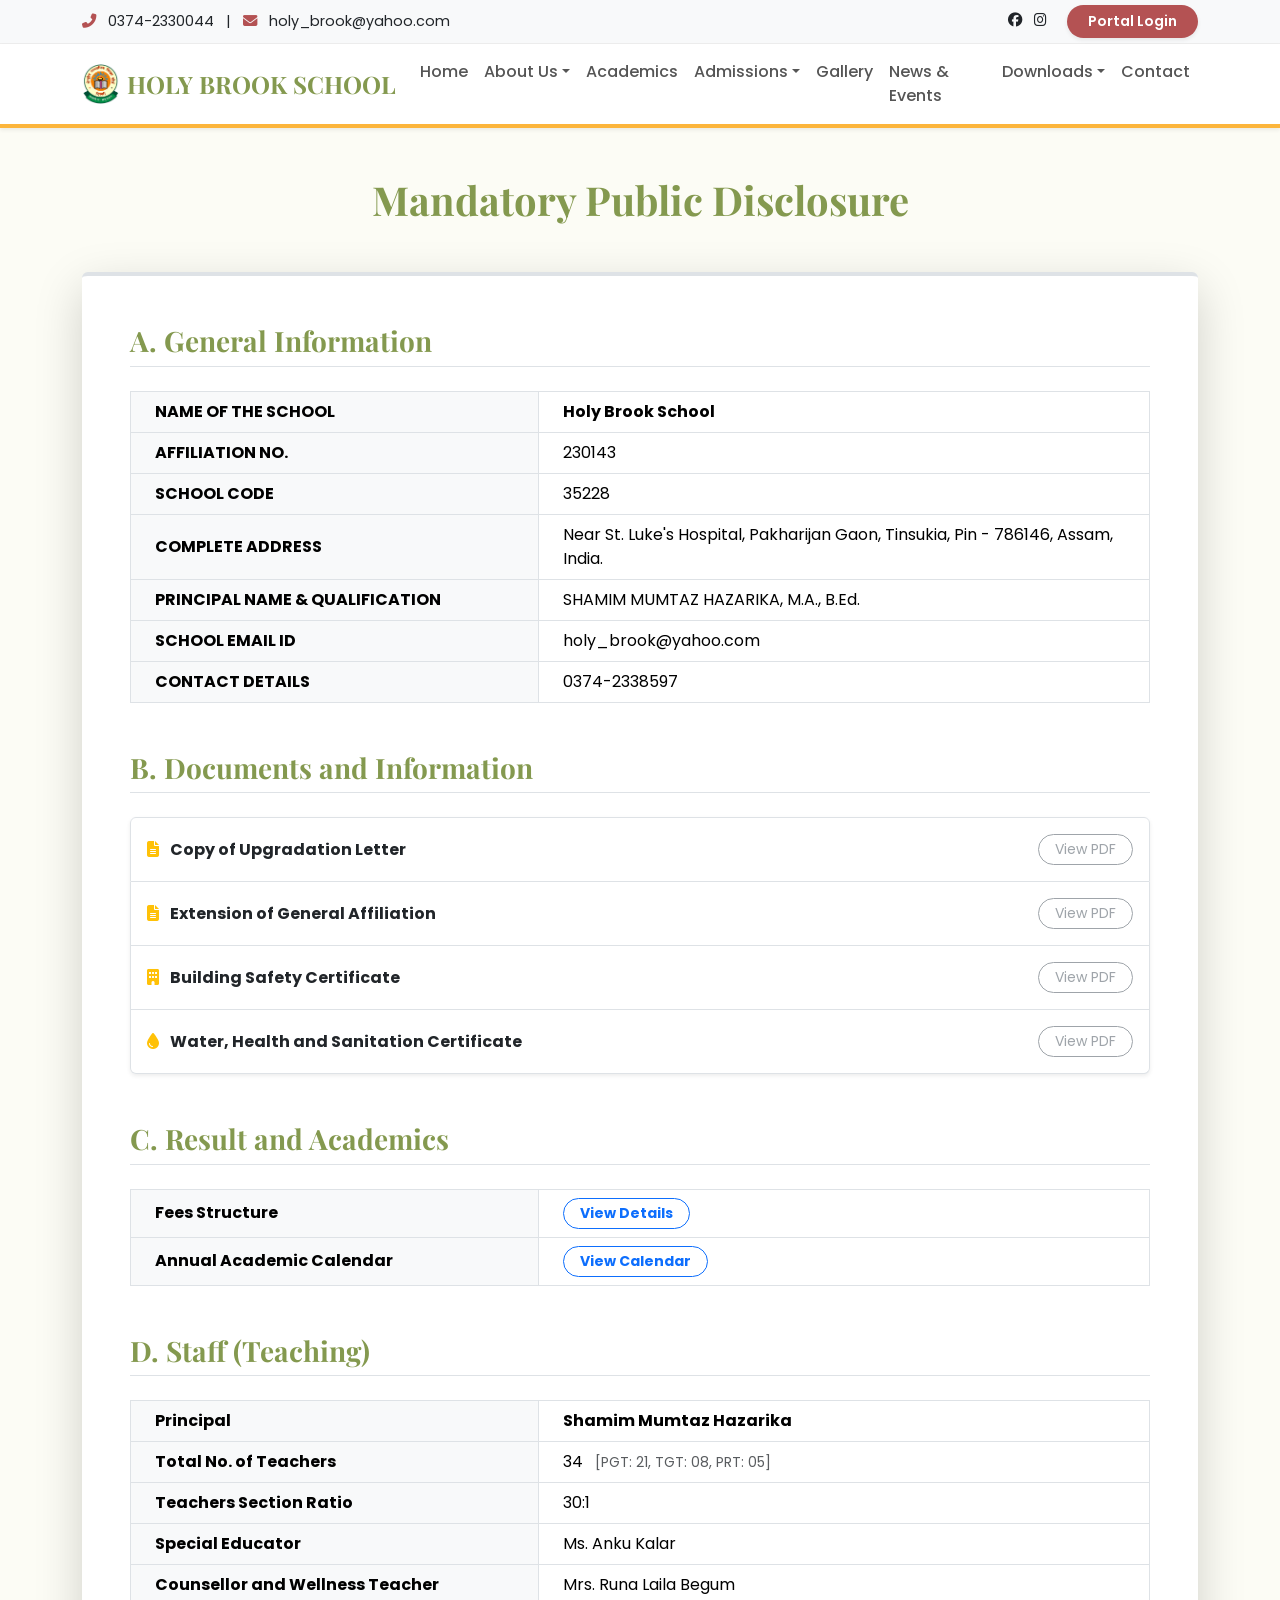
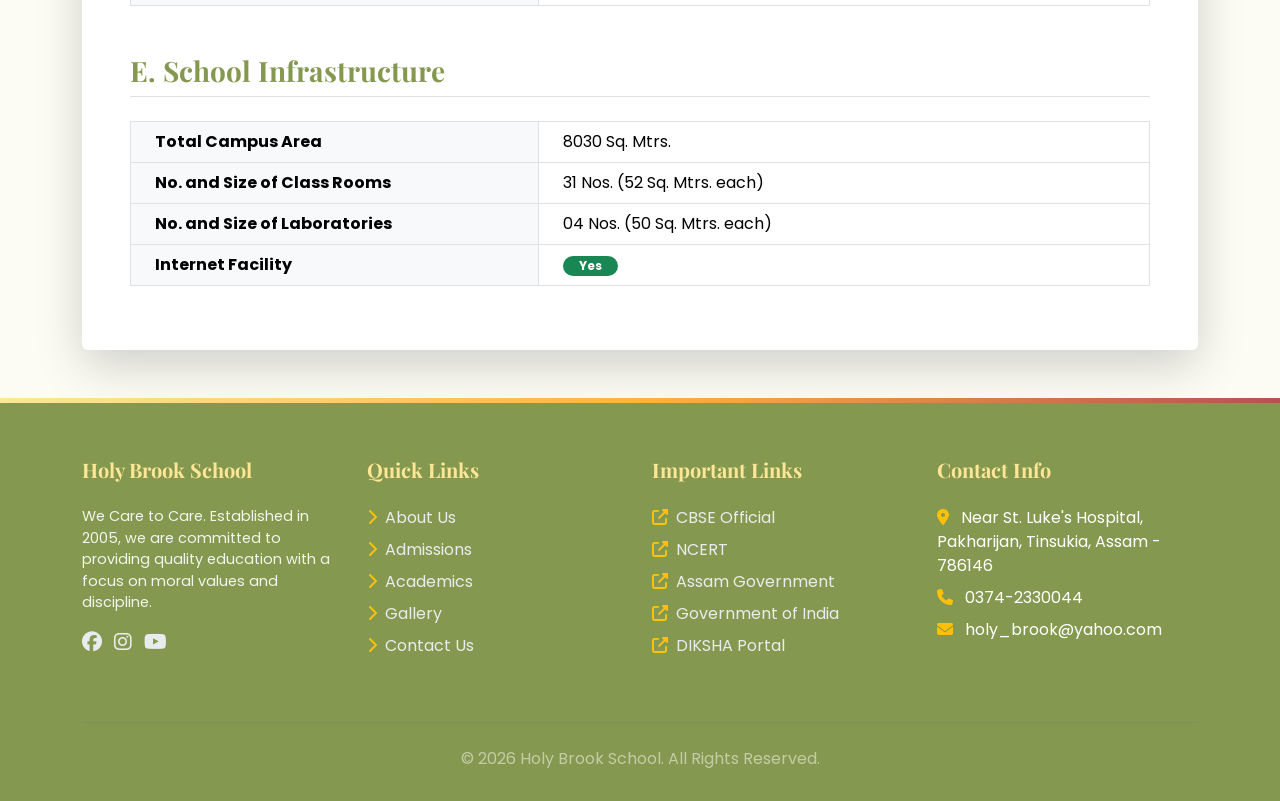
<file: mandatory-disclosure.html>
<!DOCTYPE html>
<html lang="en">
<head>
    <meta charset="UTF-8">
    <meta name="viewport" content="width=device-width, initial-scale=1.0">
    <title>Holy Brook School - We Care to Care</title>
    <!-- Bootstrap 5 CSS -->
    <link href="https://cdn.jsdelivr.net/npm/bootstrap@5.3.0/dist/css/bootstrap.min.css" rel="stylesheet">
    <!-- FontAwesome -->
    <link rel="stylesheet" href="https://cdnjs.cloudflare.com/ajax/libs/font-awesome/6.4.0/css/all.min.css">
    <!-- Google Fonts -->
    <link href="https://fonts.googleapis.com/css2?family=Playfair+Display:wght@500;700&family=Poppins:wght@300;400;500;600&display=swap" rel="stylesheet">
    <!-- AOS Animation -->
    <link href="https://unpkg.com/aos@2.3.1/dist/aos.css" rel="stylesheet">
    
    <link rel="stylesheet" href="css/style.css">
    
</head>
<body>

    <!-- Top Bar -->
    <div class="top-bar">
        <div class="container d-flex justify-content-between align-items-center">
            <div>
                <i class="fas fa-phone-alt me-2 text-rust"></i> 0374-2330044
                <span class="mx-2">|</span>
                <i class="fas fa-envelope me-2 text-rust"></i> holy_brook@yahoo.com
            </div>
            <div>
                <a href="#" class="text-dark me-2"><i class="fab fa-facebook transition-all"></i></a>
                <a href="#" class="text-dark me-2"><i class="fab fa-instagram"></i></a>
                <a href="#" class="btn btn-sm btn-portal ms-2 shadow-sm">Portal Login</a>
            </div>
        </div>
    </div>

    <!-- Navbar -->
    <nav class="navbar navbar-expand-lg navbar-light bg-white sticky-top shadow-sm">
        <div class="container">
            <a class="navbar-brand d-flex align-items-center" href="index.html">
                <img src="images/logo1.png" alt="Logo" class="me-2" style="height: 40px; width: auto;">
                <span>HOLY BROOK SCHOOL</span>
            </a>
            <button class="navbar-toggler" type="button" data-bs-toggle="collapse" data-bs-target="#navbarNav">
                <span class="navbar-toggler-icon"></span>
            </button>
            <div class="collapse navbar-collapse" id="navbarNav">
                <ul class="navbar-nav ms-auto">
                    <li class="nav-item"><a class="nav-link" href="index.html">Home</a></li>
                    
                    <li class="nav-item dropdown dropdown-hover">
                        <a class="nav-link dropdown-toggle" href="#" id="aboutDropdown" role="button" data-bs-toggle="dropdown">About Us</a>
                        <ul class="dropdown-menu animate__animated animate__fadeIn">
                            <li><a class="dropdown-item" href="about.html">School Profile</a></li>
                            <li><a class="dropdown-item" href="faculty.html">Faculty</a></li>
                            <li><a class="dropdown-item" href="mandatory-disclosure.html">Mandatory Disclosure</a></li>
                        </ul>
                    </li>

                    <li class="nav-item"><a class="nav-link" href="academics.html">Academics</a></li>
                    
                    <li class="nav-item dropdown dropdown-hover">
                        <a class="nav-link dropdown-toggle" href="#" id="admissionDropdown" role="button" data-bs-toggle="dropdown">Admissions</a>
                        <ul class="dropdown-menu animate__animated animate__fadeIn">
                            <li><a class="dropdown-item" href="admissions.html">Admission Process</a></li>
                            <li><a class="dropdown-item" href="apply-admission.html">Apply Online</a></li>
                        </ul>
                    </li>

                    <li class="nav-item"><a class="nav-link" href="gallery.html">Gallery</a></li>
                    <li class="nav-item"><a class="nav-link" href="news.html">News & Events</a></li>
                    
                    <li class="nav-item dropdown dropdown-hover">
                        <a class="nav-link dropdown-toggle" href="#" id="downloadDropdown" role="button" data-bs-toggle="dropdown">Downloads</a>
                        <ul class="dropdown-menu animate__animated animate__fadeIn">
                            <li><a class="dropdown-item" href="downloads.html">Resources</a></li>
                            <li><a class="dropdown-item" href="apply-tc.html">Apply for TC</a></li>
                        </ul>
                    </li>

                    <li class="nav-item"><a class="nav-link" href="contact.html">Contact</a></li>
                </ul>
            </div>
        </div>
    </nav>

    <!-- Main Content -->
    <div class="container my-5">
    <h1 class="text-center text-school mb-5 fw-bold" data-aos="fade-down">Mandatory Public Disclosure</h1>
    
    <div class="bg-white p-5 rounded shadow-lg border-top border-4 border-school" data-aos="fade-up">
        
        <!-- Section A -->
        <h3 class="text-school border-bottom pb-2 mb-4 fw-bold">A. General Information</h3>
        <table class="table table-bordered mb-5 table-hover">
            <tbody class="align-middle">
                <tr>
                    <th width="40%" class="bg-light ps-4">NAME OF THE SCHOOL</th>
                    <td class="ps-4 fw-bold">Holy Brook School</td>
                </tr>
                <tr>
                    <th class="bg-light ps-4">AFFILIATION NO.</th>
                    <td class="ps-4">230143</td>
                </tr>
                <tr>
                    <th class="bg-light ps-4">SCHOOL CODE</th>
                    <td class="ps-4">35228</td>
                </tr>
                <tr>
                    <th class="bg-light ps-4">COMPLETE ADDRESS</th>
                    <td class="ps-4">Near St. Luke's Hospital, Pakharijan Gaon, Tinsukia, Pin - 786146, Assam, India.</td>
                </tr>
                <tr>
                    <th class="bg-light ps-4">PRINCIPAL NAME & QUALIFICATION</th>
                    <td class="ps-4">SHAMIM MUMTAZ HAZARIKA, M.A., B.Ed.</td>
                </tr>
                <tr>
                    <th class="bg-light ps-4">SCHOOL EMAIL ID</th>
                    <td class="ps-4">holy_brook@yahoo.com</td>
                </tr>
                <tr>
                    <th class="bg-light ps-4">CONTACT DETAILS</th>
                    <td class="ps-4">0374-2338597</td>
                </tr>
            </tbody>
        </table>

        <!-- Section B -->
        <h3 class="text-school border-bottom pb-2 mb-4 fw-bold">B. Documents and Information</h3>
        <ul class="list-group mb-5 shadow-sm">
             <li class="list-group-item d-flex justify-content-between align-items-center py-3">
                <span class="fw-bold"><i class="fas fa-file-alt text-warning me-2"></i> Copy of Upgradation Letter</span>
                <a href="#" class="btn btn-sm btn-outline-secondary disabled rounded-pill px-3">View PDF</a>
            </li>
            <li class="list-group-item d-flex justify-content-between align-items-center py-3">
                <span class="fw-bold"><i class="fas fa-file-alt text-warning me-2"></i> Extension of General Affiliation</span>
                <a href="#" class="btn btn-sm btn-outline-secondary disabled rounded-pill px-3">View PDF</a>
            </li>
            <li class="list-group-item d-flex justify-content-between align-items-center py-3">
                <span class="fw-bold"><i class="fas fa-building text-warning me-2"></i> Building Safety Certificate</span>
                <a href="#" class="btn btn-sm btn-outline-secondary disabled rounded-pill px-3">View PDF</a>
            </li>
             <li class="list-group-item d-flex justify-content-between align-items-center py-3">
                <span class="fw-bold"><i class="fas fa-tint text-warning me-2"></i> Water, Health and Sanitation Certificate</span>
                <a href="#" class="btn btn-sm btn-outline-secondary disabled rounded-pill px-3">View PDF</a>
            </li>
        </ul>

        <!-- Section C -->
        <h3 class="text-school border-bottom pb-2 mb-4 fw-bold">C. Result and Academics</h3>
         <table class="table table-bordered mb-5 table-hover">
            <tbody class="align-middle">
                <tr>
                    <th width="40%" class="bg-light ps-4">Fees Structure</th>
                    <td class="ps-4"><a href="#" class="btn btn-sm btn-outline-primary fw-bold text-decoration-none rounded-pill px-3">View Details</a></td>
                </tr>
                <tr>
                    <th class="bg-light ps-4">Annual Academic Calendar</th>
                    <td class="ps-4"><a href="#" class="btn btn-sm btn-outline-primary fw-bold text-decoration-none rounded-pill px-3">View Calendar</a></td>
                </tr>
            </tbody>
        </table>

        <!-- Section D -->
         <h3 class="text-school border-bottom pb-2 mb-4 fw-bold">D. Staff (Teaching)</h3>
         <table class="table table-bordered mb-5 table-hover">
            <tbody class="align-middle">
                <tr>
                    <th width="40%" class="bg-light ps-4">Principal</th>
                    <td class="ps-4 fw-bold">Shamim Mumtaz Hazarika</td>
                </tr>
                <tr>
                    <th class="bg-light ps-4">Total No. of Teachers</th>
                    <td class="ps-4">34 <span class="text-muted small ms-2">[PGT: 21, TGT: 08, PRT: 05]</span></td>
                </tr>
                <tr>
                    <th class="bg-light ps-4">Teachers Section Ratio</th>
                    <td class="ps-4">30:1</td>
                </tr>
                <tr>
                    <th class="bg-light ps-4">Special Educator</th>
                    <td class="ps-4">Ms. Anku Kalar</td>
                </tr>
                <tr>
                    <th class="bg-light ps-4">Counsellor and Wellness Teacher</th>
                    <td class="ps-4">Mrs. Runa Laila Begum</td>
                </tr>
            </tbody>
        </table>
        
        <!-- Section E -->
        <h3 class="text-school border-bottom pb-2 mb-4 fw-bold">E. School Infrastructure</h3>
        <table class="table table-bordered table-hover">
            <tbody class="align-middle">
                 <tr>
                    <th width="40%" class="bg-light ps-4">Total Campus Area</th>
                    <td class="ps-4">8030 Sq. Mtrs.</td>
                </tr>
                <tr>
                    <th class="bg-light ps-4">No. and Size of Class Rooms</th>
                    <td class="ps-4">31 Nos. (52 Sq. Mtrs. each)</td>
                </tr>
                <tr>
                    <th class="bg-light ps-4">No. and Size of Laboratories</th>
                    <td class="ps-4">04 Nos. (50 Sq. Mtrs. each)</td>
                </tr>
                <tr>
                    <th class="bg-light ps-4">Internet Facility</th>
                    <td class="ps-4"><span class="badge bg-success rounded-pill px-3">Yes</span></td>
                </tr>
            </tbody>
        </table>
    </div>
</div>

    <!-- Footer -->
    <footer>
        <div class="container">
            <div class="row">
                <div class="col-md-3 mb-4">
                    <h5 class="fw-bold">Holy Brook School</h5>
                    <p style="font-size: 0.9em; opacity: 0.9;">We Care to Care. Established in 2005, we are committed to providing quality education with a focus on moral values and discipline.</p>
                    <div class="mt-3">
                        <a href="#" class="me-2"><i class="fab fa-facebook fa-lg"></i></a>
                        <a href="#" class="me-2"><i class="fab fa-instagram fa-lg"></i></a>
                        <a href="#" class="me-2"><i class="fab fa-youtube fa-lg"></i></a>
                    </div>
                </div>
                <div class="col-md-3 mb-4">
                    <h5 class="fw-bold">Quick Links</h5>
                    <ul class="list-unstyled">
                        <li><a href="about.html"><i class="fas fa-chevron-right me-2 text-warning"></i>About Us</a></li>
                        <li><a href="admissions.html"><i class="fas fa-chevron-right me-2 text-warning"></i>Admissions</a></li>
                        <li><a href="academics.html"><i class="fas fa-chevron-right me-2 text-warning"></i>Academics</a></li>
                        <li><a href="gallery.html"><i class="fas fa-chevron-right me-2 text-warning"></i>Gallery</a></li>
                        <li><a href="contact.html"><i class="fas fa-chevron-right me-2 text-warning"></i>Contact Us</a></li>
                    </ul>
                </div>
                <div class="col-md-3 mb-4">
                    <h5 class="fw-bold">Important Links</h5>
                    <ul class="list-unstyled">
                        <li><a href="https://www.cbse.gov.in/" target="_blank"><i class="fas fa-external-link-alt me-2 text-warning"></i>CBSE Official</a></li>
                        <li><a href="https://ncert.nic.in/" target="_blank"><i class="fas fa-external-link-alt me-2 text-warning"></i>NCERT</a></li>
                        <li><a href="https://assam.gov.in/" target="_blank"><i class="fas fa-external-link-alt me-2 text-warning"></i>Assam Government</a></li>
                        <li><a href="https://www.india.gov.in/" target="_blank"><i class="fas fa-external-link-alt me-2 text-warning"></i>Government of India</a></li>
                        <li><a href="https://diksha.gov.in/" target="_blank"><i class="fas fa-external-link-alt me-2 text-warning"></i>DIKSHA Portal</a></li>
                    </ul>
                </div>
                <div class="col-md-3 mb-4">
                    <h5 class="fw-bold">Contact Info</h5>
                    <p class="mb-2"><i class="fas fa-map-marker-alt me-2 text-warning"></i> Near St. Luke's Hospital, Pakharijan, Tinsukia, Assam - 786146</p>
                    <p class="mb-2"><i class="fas fa-phone me-2 text-warning"></i> 0374-2330044</p>
                    <p class="mb-2"><i class="fas fa-envelope me-2 text-warning"></i> holy_brook@yahoo.com</p>
                </div>
            </div>
            <hr class="border-secondary my-4">
            <div class="text-center">
                <p class="mb-0 text-white-50">&copy; 2026 Holy Brook School. All Rights Reserved.</p>
            </div>
        </div>
    </footer>

    <!-- Bootstrap 5 JS -->
    <script src="https://cdn.jsdelivr.net/npm/bootstrap@5.3.0/dist/js/bootstrap.bundle.min.js"></script>
    <!-- AOS Animation JS -->
    <script src="https://unpkg.com/aos@2.3.1/dist/aos.js"></script>
    <script>
        AOS.init({
            duration: 1000,
            once: true,
            offset: 100
        });
    </script>
    
</body>
</html>
</file>
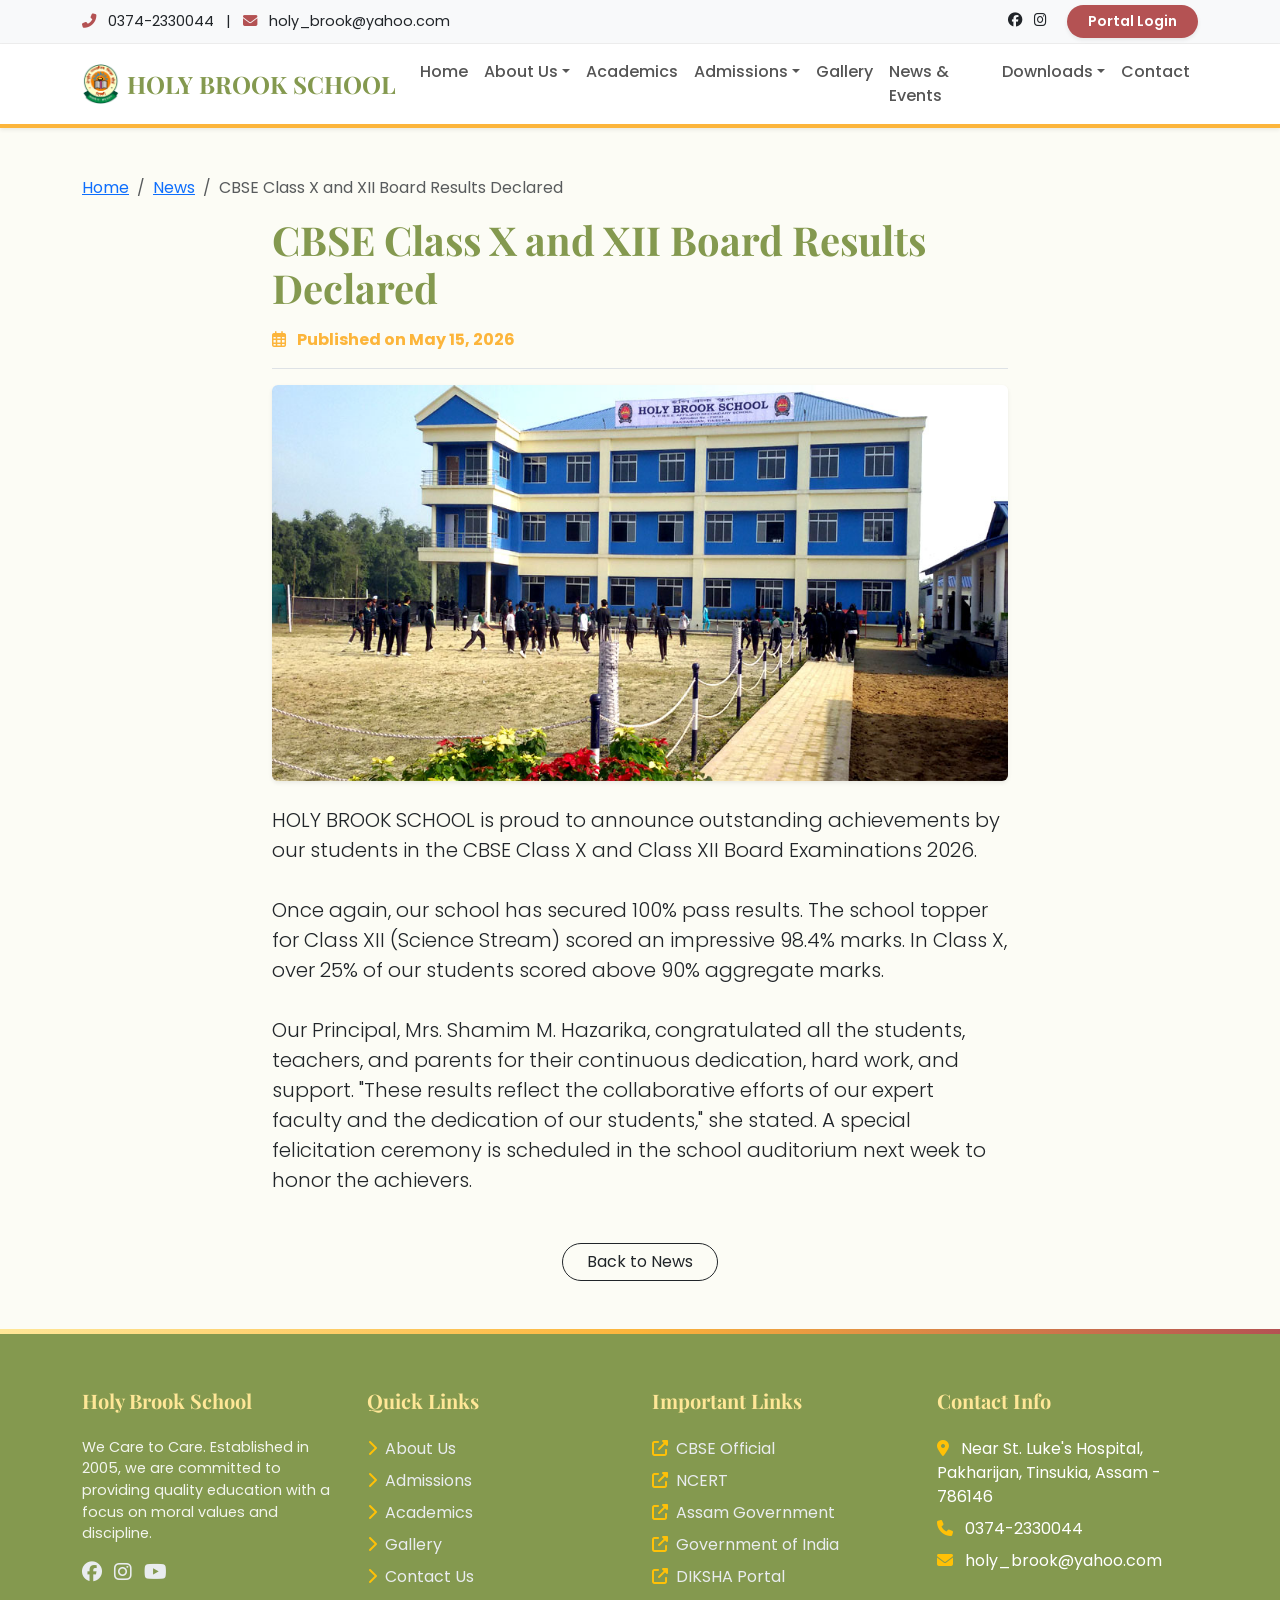
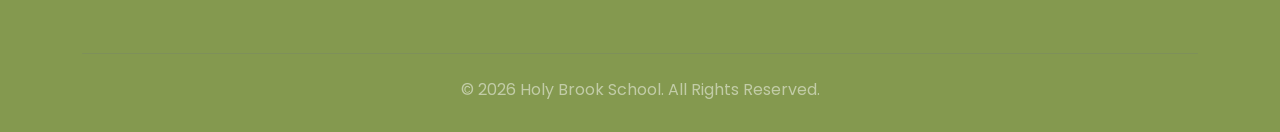
<file: news-detail.html>
<!DOCTYPE html>
<html lang="en">
<head>
    <meta charset="UTF-8">
    <meta name="viewport" content="width=device-width, initial-scale=1.0">
    <title>Holy Brook School - We Care to Care</title>
    <!-- Bootstrap 5 CSS -->
    <link href="https://cdn.jsdelivr.net/npm/bootstrap@5.3.0/dist/css/bootstrap.min.css" rel="stylesheet">
    <!-- FontAwesome -->
    <link rel="stylesheet" href="https://cdnjs.cloudflare.com/ajax/libs/font-awesome/6.4.0/css/all.min.css">
    <!-- Google Fonts -->
    <link href="https://fonts.googleapis.com/css2?family=Playfair+Display:wght@500;700&family=Poppins:wght@300;400;500;600&display=swap" rel="stylesheet">
    <!-- AOS Animation -->
    <link href="https://unpkg.com/aos@2.3.1/dist/aos.css" rel="stylesheet">
    
    <link rel="stylesheet" href="css/style.css">
    
</head>
<body>

    <!-- Top Bar -->
    <div class="top-bar">
        <div class="container d-flex justify-content-between align-items-center">
            <div>
                <i class="fas fa-phone-alt me-2 text-rust"></i> 0374-2330044
                <span class="mx-2">|</span>
                <i class="fas fa-envelope me-2 text-rust"></i> holy_brook@yahoo.com
            </div>
            <div>
                <a href="#" class="text-dark me-2"><i class="fab fa-facebook transition-all"></i></a>
                <a href="#" class="text-dark me-2"><i class="fab fa-instagram"></i></a>
                <a href="#" class="btn btn-sm btn-portal ms-2 shadow-sm">Portal Login</a>
            </div>
        </div>
    </div>

    <!-- Navbar -->
    <nav class="navbar navbar-expand-lg navbar-light bg-white sticky-top shadow-sm">
        <div class="container">
            <a class="navbar-brand d-flex align-items-center" href="index.html">
                <img src="images/logo1.png" alt="Logo" class="me-2" style="height: 40px; width: auto;">
                <span>HOLY BROOK SCHOOL</span>
            </a>
            <button class="navbar-toggler" type="button" data-bs-toggle="collapse" data-bs-target="#navbarNav">
                <span class="navbar-toggler-icon"></span>
            </button>
            <div class="collapse navbar-collapse" id="navbarNav">
                <ul class="navbar-nav ms-auto">
                    <li class="nav-item"><a class="nav-link" href="index.html">Home</a></li>
                    
                    <li class="nav-item dropdown dropdown-hover">
                        <a class="nav-link dropdown-toggle" href="#" id="aboutDropdown" role="button" data-bs-toggle="dropdown">About Us</a>
                        <ul class="dropdown-menu animate__animated animate__fadeIn">
                            <li><a class="dropdown-item" href="about.html">School Profile</a></li>
                            <li><a class="dropdown-item" href="faculty.html">Faculty</a></li>
                            <li><a class="dropdown-item" href="mandatory-disclosure.html">Mandatory Disclosure</a></li>
                        </ul>
                    </li>

                    <li class="nav-item"><a class="nav-link" href="academics.html">Academics</a></li>
                    
                    <li class="nav-item dropdown dropdown-hover">
                        <a class="nav-link dropdown-toggle" href="#" id="admissionDropdown" role="button" data-bs-toggle="dropdown">Admissions</a>
                        <ul class="dropdown-menu animate__animated animate__fadeIn">
                            <li><a class="dropdown-item" href="admissions.html">Admission Process</a></li>
                            <li><a class="dropdown-item" href="apply-admission.html">Apply Online</a></li>
                        </ul>
                    </li>

                    <li class="nav-item"><a class="nav-link" href="gallery.html">Gallery</a></li>
                    <li class="nav-item"><a class="nav-link" href="news.html">News & Events</a></li>
                    
                    <li class="nav-item dropdown dropdown-hover">
                        <a class="nav-link dropdown-toggle" href="#" id="downloadDropdown" role="button" data-bs-toggle="dropdown">Downloads</a>
                        <ul class="dropdown-menu animate__animated animate__fadeIn">
                            <li><a class="dropdown-item" href="downloads.html">Resources</a></li>
                            <li><a class="dropdown-item" href="apply-tc.html">Apply for TC</a></li>
                        </ul>
                    </li>

                    <li class="nav-item"><a class="nav-link" href="contact.html">Contact</a></li>
                </ul>
            </div>
        </div>
    </nav>

    <!-- Main Content -->
    
        <div class="container my-5">
            <nav aria-label="breadcrumb">
                <ol class="breadcrumb">
                    <li class="breadcrumb-item"><a href="index.html">Home</a></li>
                    <li class="breadcrumb-item"><a href="news.html">News</a></li>
                    <li class="breadcrumb-item active" id="breadcrumb-title" aria-current="page">News Detail</li>
                </ol>
            </nav>
            
            <div class="row justify-content-center">
                <div class="col-lg-8" data-aos="fade-up">
                    <h1 class="mb-3 text-school fw-bold" id="news-title">Loading news article...</h1>
                    <p class="text-gold border-bottom pb-3 fw-bold"><i class="far fa-calendar-alt me-2"></i> Published on <span id="news-date">...</span></p>
                    
                    <div id="news-image-container"></div>
                    
                    <div class="content mb-5 lead text-dark" id="news-content" style="white-space: pre-line;">
                        Loading...
                    </div>
                    
                    <div class="text-center">
                        <a href="news.html" class="btn btn-outline-dark px-4 rounded-pill">Back to News</a>
                    </div>
                </div>
            </div>
        </div>
        

    <!-- Footer -->
    <footer>
        <div class="container">
            <div class="row">
                <div class="col-md-3 mb-4">
                    <h5 class="fw-bold">Holy Brook School</h5>
                    <p style="font-size: 0.9em; opacity: 0.9;">We Care to Care. Established in 2005, we are committed to providing quality education with a focus on moral values and discipline.</p>
                    <div class="mt-3">
                        <a href="#" class="me-2"><i class="fab fa-facebook fa-lg"></i></a>
                        <a href="#" class="me-2"><i class="fab fa-instagram fa-lg"></i></a>
                        <a href="#" class="me-2"><i class="fab fa-youtube fa-lg"></i></a>
                    </div>
                </div>
                <div class="col-md-3 mb-4">
                    <h5 class="fw-bold">Quick Links</h5>
                    <ul class="list-unstyled">
                        <li><a href="about.html"><i class="fas fa-chevron-right me-2 text-warning"></i>About Us</a></li>
                        <li><a href="admissions.html"><i class="fas fa-chevron-right me-2 text-warning"></i>Admissions</a></li>
                        <li><a href="academics.html"><i class="fas fa-chevron-right me-2 text-warning"></i>Academics</a></li>
                        <li><a href="gallery.html"><i class="fas fa-chevron-right me-2 text-warning"></i>Gallery</a></li>
                        <li><a href="contact.html"><i class="fas fa-chevron-right me-2 text-warning"></i>Contact Us</a></li>
                    </ul>
                </div>
                <div class="col-md-3 mb-4">
                    <h5 class="fw-bold">Important Links</h5>
                    <ul class="list-unstyled">
                        <li><a href="https://www.cbse.gov.in/" target="_blank"><i class="fas fa-external-link-alt me-2 text-warning"></i>CBSE Official</a></li>
                        <li><a href="https://ncert.nic.in/" target="_blank"><i class="fas fa-external-link-alt me-2 text-warning"></i>NCERT</a></li>
                        <li><a href="https://assam.gov.in/" target="_blank"><i class="fas fa-external-link-alt me-2 text-warning"></i>Assam Government</a></li>
                        <li><a href="https://www.india.gov.in/" target="_blank"><i class="fas fa-external-link-alt me-2 text-warning"></i>Government of India</a></li>
                        <li><a href="https://diksha.gov.in/" target="_blank"><i class="fas fa-external-link-alt me-2 text-warning"></i>DIKSHA Portal</a></li>
                    </ul>
                </div>
                <div class="col-md-3 mb-4">
                    <h5 class="fw-bold">Contact Info</h5>
                    <p class="mb-2"><i class="fas fa-map-marker-alt me-2 text-warning"></i> Near St. Luke's Hospital, Pakharijan, Tinsukia, Assam - 786146</p>
                    <p class="mb-2"><i class="fas fa-phone me-2 text-warning"></i> 0374-2330044</p>
                    <p class="mb-2"><i class="fas fa-envelope me-2 text-warning"></i> holy_brook@yahoo.com</p>
                </div>
            </div>
            <hr class="border-secondary my-4">
            <div class="text-center">
                <p class="mb-0 text-white-50">&copy; 2026 Holy Brook School. All Rights Reserved.</p>
            </div>
        </div>
    </footer>

    <!-- Bootstrap 5 JS -->
    <script src="https://cdn.jsdelivr.net/npm/bootstrap@5.3.0/dist/js/bootstrap.bundle.min.js"></script>
    <!-- AOS Animation JS -->
    <script src="https://unpkg.com/aos@2.3.1/dist/aos.js"></script>
    <script>
        AOS.init({
            duration: 1000,
            once: true,
            offset: 100
        });
    </script>
    
        <script>
            const newsData = {
                1: {
                    title: "CBSE Class X and XII Board Results Declared",
                    date: "May 15, 2026",
                    content: `HOLY BROOK SCHOOL is proud to announce outstanding achievements by our students in the CBSE Class X and Class XII Board Examinations 2026.\n\nOnce again, our school has secured 100% pass results. The school topper for Class XII (Science Stream) scored an impressive 98.4% marks. In Class X, over 25% of our students scored above 90% aggregate marks.\n\nOur Principal, Mrs. Shamim M. Hazarika, congratulated all the students, teachers, and parents for their continuous dedication, hard work, and support. "These results reflect the collaborative efforts of our expert faculty and the dedication of our students," she stated. A special felicitation ceremony is scheduled in the school auditorium next week to honor the achievers.`,
                    image: "images/building1.jpg"
                },
                2: {
                    title: "Admissions Open for Academic Session 2026-27",
                    date: "June 01, 2026",
                    content: `Admissions are open for classes Babyland, Nursery, KG, Class I to IX and XI (Science, Commerce, and Humanities streams) for the academic session 2026-27.\n\nHoly Brook School offers a comprehensive and well-rounded education system focused on academic excellence, moral character, and overall personality development. We are equipped with state-of-the-art laboratories, modern smart classrooms, a spacious playground, and a highly qualified teaching faculty.\n\nRegistration forms can be procured from the school administrative office or filled online through our official website under the Admissions section. For details on eligibility and documents required, please visit our admission process page or contact school support.`,
                    image: "images/building1.jpg"
                },
                3: {
                    title: "Annual Sports Meet 'Spardha 2026' Concludes",
                    date: "January 20, 2026",
                    content: `The Annual Sports Meet of Holy Brook School, 'Spardha 2026', concluded yesterday after three days of thrilling track-and-field events, indoor games, and team sports.\n\nThe event was inaugurated by a march past of the four houses: Blue, Red, Green, and Yellow. Students from all age groups participated with great enthusiasm and team spirit. High jump, long jump, 100m sprint, relay race, and tug-of-war were the major attractions.\n\nBlue House emerged as the overall champion of the meet, lifting the prestigious running trophy, while Red House finished a close second. Individual champions in senior and junior categories were awarded medals and certificates during the closing ceremony.`,
                    image: "images/building1.jpg"
                },
                4: {
                    title: "Science & Art Exhibition 2026 Organized",
                    date: "February 28, 2026",
                    content: `Students of Holy Brook School showcased their creative and scientific talents at the Science & Art Exhibition 2026 held on the campus premises today.\n\nThe science section featured working models on solar energy systems, water recycling, smart city infrastructure, and robotics projects built by students of Classes VIII-XII. The art section was filled with beautiful paintings, hand-crafted items, sculptures, and digital art created by students of all groups.\n\nThe exhibition was highly appreciated by the chief guest, a senior professor from the local engineering college, and the visiting parents. Over 500 visitors attended the event, making it a grand success.`,
                    image: "images/building1.jpg"
                }
            };

            function getQueryParam(param) {
                const urlParams = new URLSearchParams(window.location.search);
                return urlParams.get(param);
            }

            const newsId = getQueryParam('id') || 1;
            const article = newsData[newsId];

            if (article) {
                document.getElementById('news-title').innerText = article.title;
                document.getElementById('breadcrumb-title').innerText = article.title;
                document.getElementById('news-date').innerText = article.date;
                document.getElementById('news-content').innerText = article.content;
                
                if (article.image) {
                    const imgContainer = document.getElementById('news-image-container');
                    imgContainer.innerHTML = `<img src="${article.image}" class="img-fluid rounded mb-4 w-100 shadow-sm" alt="${article.title}" data-aos="zoom-in">`;
                }
            } else {
                document.getElementById('news-title').innerText = "Article Not Found";
                document.getElementById('news-content').innerText = "The news article you are looking for does not exist or has been removed.";
            }
        </script>
        
</body>
</html>
</file>
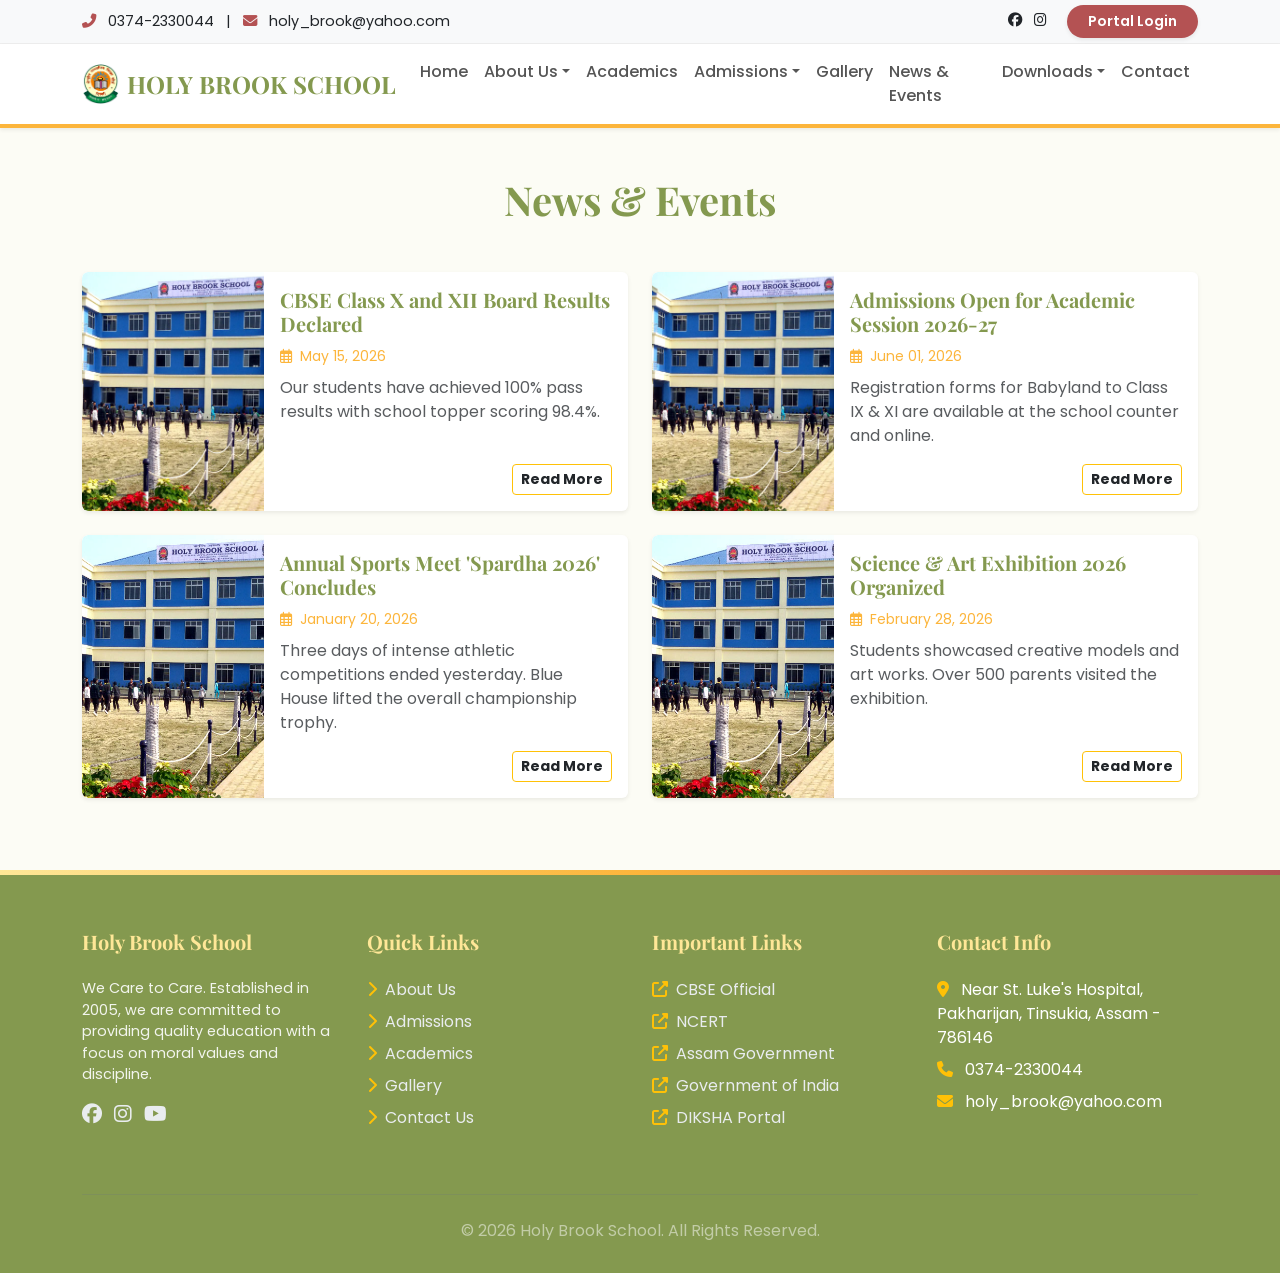
<file: news.html>
<!DOCTYPE html>
<html lang="en">
<head>
    <meta charset="UTF-8">
    <meta name="viewport" content="width=device-width, initial-scale=1.0">
    <title>Holy Brook School - We Care to Care</title>
    <!-- Bootstrap 5 CSS -->
    <link href="https://cdn.jsdelivr.net/npm/bootstrap@5.3.0/dist/css/bootstrap.min.css" rel="stylesheet">
    <!-- FontAwesome -->
    <link rel="stylesheet" href="https://cdnjs.cloudflare.com/ajax/libs/font-awesome/6.4.0/css/all.min.css">
    <!-- Google Fonts -->
    <link href="https://fonts.googleapis.com/css2?family=Playfair+Display:wght@500;700&family=Poppins:wght@300;400;500;600&display=swap" rel="stylesheet">
    <!-- AOS Animation -->
    <link href="https://unpkg.com/aos@2.3.1/dist/aos.css" rel="stylesheet">
    
    <link rel="stylesheet" href="css/style.css">
    
</head>
<body>

    <!-- Top Bar -->
    <div class="top-bar">
        <div class="container d-flex justify-content-between align-items-center">
            <div>
                <i class="fas fa-phone-alt me-2 text-rust"></i> 0374-2330044
                <span class="mx-2">|</span>
                <i class="fas fa-envelope me-2 text-rust"></i> holy_brook@yahoo.com
            </div>
            <div>
                <a href="#" class="text-dark me-2"><i class="fab fa-facebook transition-all"></i></a>
                <a href="#" class="text-dark me-2"><i class="fab fa-instagram"></i></a>
                <a href="#" class="btn btn-sm btn-portal ms-2 shadow-sm">Portal Login</a>
            </div>
        </div>
    </div>

    <!-- Navbar -->
    <nav class="navbar navbar-expand-lg navbar-light bg-white sticky-top shadow-sm">
        <div class="container">
            <a class="navbar-brand d-flex align-items-center" href="index.html">
                <img src="images/logo1.png" alt="Logo" class="me-2" style="height: 40px; width: auto;">
                <span>HOLY BROOK SCHOOL</span>
            </a>
            <button class="navbar-toggler" type="button" data-bs-toggle="collapse" data-bs-target="#navbarNav">
                <span class="navbar-toggler-icon"></span>
            </button>
            <div class="collapse navbar-collapse" id="navbarNav">
                <ul class="navbar-nav ms-auto">
                    <li class="nav-item"><a class="nav-link" href="index.html">Home</a></li>
                    
                    <li class="nav-item dropdown dropdown-hover">
                        <a class="nav-link dropdown-toggle" href="#" id="aboutDropdown" role="button" data-bs-toggle="dropdown">About Us</a>
                        <ul class="dropdown-menu animate__animated animate__fadeIn">
                            <li><a class="dropdown-item" href="about.html">School Profile</a></li>
                            <li><a class="dropdown-item" href="faculty.html">Faculty</a></li>
                            <li><a class="dropdown-item" href="mandatory-disclosure.html">Mandatory Disclosure</a></li>
                        </ul>
                    </li>

                    <li class="nav-item"><a class="nav-link" href="academics.html">Academics</a></li>
                    
                    <li class="nav-item dropdown dropdown-hover">
                        <a class="nav-link dropdown-toggle" href="#" id="admissionDropdown" role="button" data-bs-toggle="dropdown">Admissions</a>
                        <ul class="dropdown-menu animate__animated animate__fadeIn">
                            <li><a class="dropdown-item" href="admissions.html">Admission Process</a></li>
                            <li><a class="dropdown-item" href="apply-admission.html">Apply Online</a></li>
                        </ul>
                    </li>

                    <li class="nav-item"><a class="nav-link" href="gallery.html">Gallery</a></li>
                    <li class="nav-item"><a class="nav-link" href="news.html">News & Events</a></li>
                    
                    <li class="nav-item dropdown dropdown-hover">
                        <a class="nav-link dropdown-toggle" href="#" id="downloadDropdown" role="button" data-bs-toggle="dropdown">Downloads</a>
                        <ul class="dropdown-menu animate__animated animate__fadeIn">
                            <li><a class="dropdown-item" href="downloads.html">Resources</a></li>
                            <li><a class="dropdown-item" href="apply-tc.html">Apply for TC</a></li>
                        </ul>
                    </li>

                    <li class="nav-item"><a class="nav-link" href="contact.html">Contact</a></li>
                </ul>
            </div>
        </div>
    </nav>

    <!-- Main Content -->
    <div class="container my-5">
    <h1 class="text-center text-school mb-5 fw-bold" data-aos="fade-down">News & Events</h1>
    
    <div class="row">
        
            <div class="col-md-6 mb-4" data-aos="fade-up" data-aos-delay="100">
                <div class="card h-100 shadow-sm border-0 overflow-hidden card-hove-effect">
                    <div class="row g-0 h-100">
                        <div class="col-md-4">
                            <img src="images/building1.jpg" class="img-fluid rounded-start h-100 w-100" style="object-fit: cover; min-height: 200px;" alt="CBSE Class X and XII Board Results Declared">
                        </div>
                        <div class="col-md-8">
                            <div class="card-body d-flex flex-column h-100">
                                <h5 class="card-title fw-bold text-school">CBSE Class X and XII Board Results Declared</h5>
                                <p class="card-text text-gold mb-2"><small><i class="far fa-calendar-alt me-1"></i> May 15, 2026</small></p>
                                <p class="card-text text-muted flex-grow-1">Our students have achieved 100% pass results with school topper scoring 98.4%.</p>
                                <div class="text-end">
                                    <a href="news-detail.html?id=1" class="btn btn-sm btn-outline-warning text-dark fw-bold stretched-link">Read More</a>
                                </div>
                            </div>
                        </div>
                    </div>
                </div>
            </div>
            <div class="col-md-6 mb-4" data-aos="fade-up" data-aos-delay="200">
                <div class="card h-100 shadow-sm border-0 overflow-hidden card-hove-effect">
                    <div class="row g-0 h-100">
                        <div class="col-md-4">
                            <img src="images/building1.jpg" class="img-fluid rounded-start h-100 w-100" style="object-fit: cover; min-height: 200px;" alt="Admissions Open for Academic Session 2026-27">
                        </div>
                        <div class="col-md-8">
                            <div class="card-body d-flex flex-column h-100">
                                <h5 class="card-title fw-bold text-school">Admissions Open for Academic Session 2026-27</h5>
                                <p class="card-text text-gold mb-2"><small><i class="far fa-calendar-alt me-1"></i> June 01, 2026</small></p>
                                <p class="card-text text-muted flex-grow-1">Registration forms for Babyland to Class IX & XI are available at the school counter and online.</p>
                                <div class="text-end">
                                    <a href="news-detail.html?id=2" class="btn btn-sm btn-outline-warning text-dark fw-bold stretched-link">Read More</a>
                                </div>
                            </div>
                        </div>
                    </div>
                </div>
            </div>
            <div class="col-md-6 mb-4" data-aos="fade-up" data-aos-delay="300">
                <div class="card h-100 shadow-sm border-0 overflow-hidden card-hove-effect">
                    <div class="row g-0 h-100">
                        <div class="col-md-4">
                            <img src="images/building1.jpg" class="img-fluid rounded-start h-100 w-100" style="object-fit: cover; min-height: 200px;" alt="Annual Sports Meet 'Spardha 2026' Concludes">
                        </div>
                        <div class="col-md-8">
                            <div class="card-body d-flex flex-column h-100">
                                <h5 class="card-title fw-bold text-school">Annual Sports Meet 'Spardha 2026' Concludes</h5>
                                <p class="card-text text-gold mb-2"><small><i class="far fa-calendar-alt me-1"></i> January 20, 2026</small></p>
                                <p class="card-text text-muted flex-grow-1">Three days of intense athletic competitions ended yesterday. Blue House lifted the overall championship trophy.</p>
                                <div class="text-end">
                                    <a href="news-detail.html?id=3" class="btn btn-sm btn-outline-warning text-dark fw-bold stretched-link">Read More</a>
                                </div>
                            </div>
                        </div>
                    </div>
                </div>
            </div>
            <div class="col-md-6 mb-4" data-aos="fade-up" data-aos-delay="400">
                <div class="card h-100 shadow-sm border-0 overflow-hidden card-hove-effect">
                    <div class="row g-0 h-100">
                        <div class="col-md-4">
                            <img src="images/building1.jpg" class="img-fluid rounded-start h-100 w-100" style="object-fit: cover; min-height: 200px;" alt="Science & Art Exhibition 2026 Organized">
                        </div>
                        <div class="col-md-8">
                            <div class="card-body d-flex flex-column h-100">
                                <h5 class="card-title fw-bold text-school">Science & Art Exhibition 2026 Organized</h5>
                                <p class="card-text text-gold mb-2"><small><i class="far fa-calendar-alt me-1"></i> February 28, 2026</small></p>
                                <p class="card-text text-muted flex-grow-1">Students showcased creative models and art works. Over 500 parents visited the exhibition.</p>
                                <div class="text-end">
                                    <a href="news-detail.html?id=4" class="btn btn-sm btn-outline-warning text-dark fw-bold stretched-link">Read More</a>
                                </div>
                            </div>
                        </div>
                    </div>
                </div>
        </div>
    </div>
</div>

    <!-- Footer -->
    <footer>
        <div class="container">
            <div class="row">
                <div class="col-md-3 mb-4">
                    <h5 class="fw-bold">Holy Brook School</h5>
                    <p style="font-size: 0.9em; opacity: 0.9;">We Care to Care. Established in 2005, we are committed to providing quality education with a focus on moral values and discipline.</p>
                    <div class="mt-3">
                        <a href="#" class="me-2"><i class="fab fa-facebook fa-lg"></i></a>
                        <a href="#" class="me-2"><i class="fab fa-instagram fa-lg"></i></a>
                        <a href="#" class="me-2"><i class="fab fa-youtube fa-lg"></i></a>
                    </div>
                </div>
                <div class="col-md-3 mb-4">
                    <h5 class="fw-bold">Quick Links</h5>
                    <ul class="list-unstyled">
                        <li><a href="about.html"><i class="fas fa-chevron-right me-2 text-warning"></i>About Us</a></li>
                        <li><a href="admissions.html"><i class="fas fa-chevron-right me-2 text-warning"></i>Admissions</a></li>
                        <li><a href="academics.html"><i class="fas fa-chevron-right me-2 text-warning"></i>Academics</a></li>
                        <li><a href="gallery.html"><i class="fas fa-chevron-right me-2 text-warning"></i>Gallery</a></li>
                        <li><a href="contact.html"><i class="fas fa-chevron-right me-2 text-warning"></i>Contact Us</a></li>
                    </ul>
                </div>
                <div class="col-md-3 mb-4">
                    <h5 class="fw-bold">Important Links</h5>
                    <ul class="list-unstyled">
                        <li><a href="https://www.cbse.gov.in/" target="_blank"><i class="fas fa-external-link-alt me-2 text-warning"></i>CBSE Official</a></li>
                        <li><a href="https://ncert.nic.in/" target="_blank"><i class="fas fa-external-link-alt me-2 text-warning"></i>NCERT</a></li>
                        <li><a href="https://assam.gov.in/" target="_blank"><i class="fas fa-external-link-alt me-2 text-warning"></i>Assam Government</a></li>
                        <li><a href="https://www.india.gov.in/" target="_blank"><i class="fas fa-external-link-alt me-2 text-warning"></i>Government of India</a></li>
                        <li><a href="https://diksha.gov.in/" target="_blank"><i class="fas fa-external-link-alt me-2 text-warning"></i>DIKSHA Portal</a></li>
                    </ul>
                </div>
                <div class="col-md-3 mb-4">
                    <h5 class="fw-bold">Contact Info</h5>
                    <p class="mb-2"><i class="fas fa-map-marker-alt me-2 text-warning"></i> Near St. Luke's Hospital, Pakharijan, Tinsukia, Assam - 786146</p>
                    <p class="mb-2"><i class="fas fa-phone me-2 text-warning"></i> 0374-2330044</p>
                    <p class="mb-2"><i class="fas fa-envelope me-2 text-warning"></i> holy_brook@yahoo.com</p>
                </div>
            </div>
            <hr class="border-secondary my-4">
            <div class="text-center">
                <p class="mb-0 text-white-50">&copy; 2026 Holy Brook School. All Rights Reserved.</p>
            </div>
        </div>
    </footer>

    <!-- Bootstrap 5 JS -->
    <script src="https://cdn.jsdelivr.net/npm/bootstrap@5.3.0/dist/js/bootstrap.bundle.min.js"></script>
    <!-- AOS Animation JS -->
    <script src="https://unpkg.com/aos@2.3.1/dist/aos.js"></script>
    <script>
        AOS.init({
            duration: 1000,
            once: true,
            offset: 100
        });
    </script>
    
</body>
</html>
</file>
<file: css/style.css>
:root {
            --primary-sage: #84994F;
            --secondary-cream: #FFE797;
            --accent-gold: #FCB53B;
            --highlight-rust: #B45253;
            --dark-text: #2c3e50;
        }

        body { 
            font-family: 'Poppins', sans-serif; 
            background-color: #fcfcf5;
            overflow-x: hidden;
        }

        h1, h2, h3, h4, h5, h6, .navbar-brand {
            font-family: 'Playfair Display', serif;
        }

        .bg-school { background-color: var(--primary-sage); color: white; }
        .text-school { color: var(--primary-sage); }
        .bg-cream { background-color: var(--secondary-cream); }
        .text-gold { color: var(--accent-gold); }
        .text-rust { color: var(--highlight-rust); }

        /* Navbar */
        .navbar {
            border-bottom: 4px solid var(--accent-gold);
        }
        .navbar-brand { font-weight: 700; color: var(--primary-sage) !important; font-size: 1.5rem; }
        .nav-link { color: #555 !important; font-weight: 500; transition: color 0.3s; }
        .nav-link:hover { color: var(--highlight-rust) !important; }
        .dropdown-menu { border-top: 3px solid var(--highlight-rust); }

        /* Top Bar */
        .top-bar { 
            background-color: #f8f9fa; 
            font-size: 0.9rem; 
            padding: 5px 0;
            border-bottom: 1px solid #eee;
        }

        /* Buttons */
        .btn-warning {
            background-color: var(--accent-gold);
            border-color: var(--accent-gold);
            color: #fff;
        }
        .btn-warning:hover {
            background-color: #e0a133;
            color: #fff;
        }
        .btn-primary {
            background-color: var(--primary-sage);
            border-color: var(--primary-sage);
        }
        .btn-primary:hover {
            background-color: #728543;
        }

        /* Footer */
        footer { 
            background-color: var(--primary-sage); 
            color: white; 
            padding: 60px 0 30px; 
            position: relative;
        }
        footer::before {
            content: '';
            position: absolute;
            top: 0;
            left: 0;
            width: 100%;
            height: 5px;
            background: linear-gradient(to right, var(--secondary-cream) 0%, var(--accent-gold) 50%, var(--highlight-rust) 100%);
        }
        footer h5 { color: var(--secondary-cream); margin-bottom: 1.5rem; }
        footer a { color: #e9ecef; text-decoration: none; transition: color 0.2s; }
        footer a:hover { color: var(--accent-gold); padding-left: 5px; }
        footer ul li { margin-bottom: 0.5rem; }

        .btn-portal { 
            background-color: var(--highlight-rust); 
            color: white; 
            font-weight: 600; 
            border-radius: 20px;
            padding: 5px 20px;
        }
        .btn-portal:hover { background-color: #964243; color: white; }
</file>
